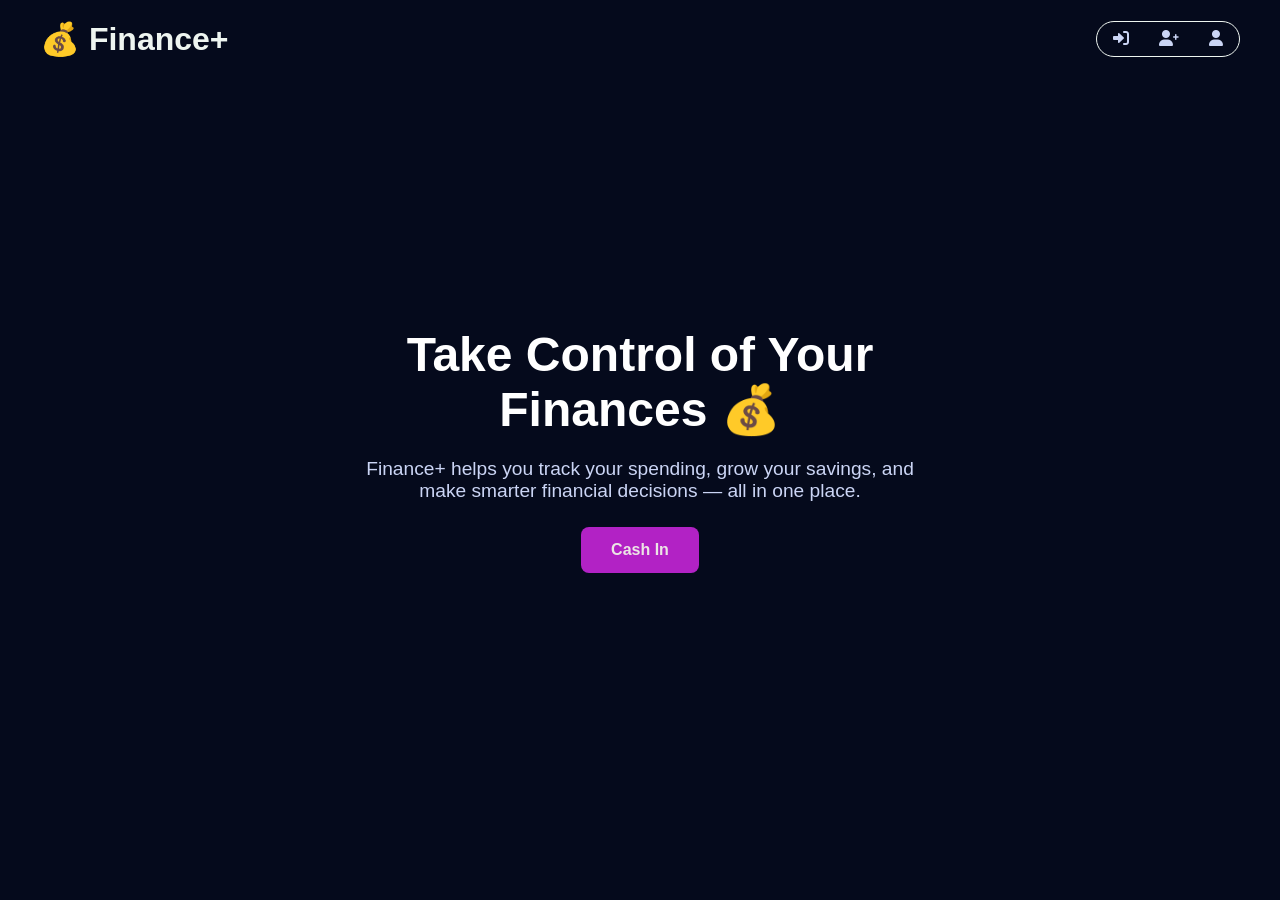
<file: index.html>
<!DOCTYPE html>
<html lang="en">
<head>
  <meta charset="UTF-8">
  <meta name="viewport" content="width=device-width, initial-scale=1.0">
  <title>Welcome - Finance+</title>
<link rel="stylesheet" href="index.css">
 <link
      rel="stylesheet"
      href="https://cdnjs.cloudflare.com/ajax/libs/font-awesome/6.5.0/css/all.min.css"
    />
 

</head>

<body>

<!-- NAVBAR -->
<nav class="navbar">
  <h2 class="logo">💰 Finance+</h2>
  <link rel="stylesheet" href="https://cdnjs.cloudflare.com/ajax/libs/font-awesome/6.0.0-beta3/css/all.min.css">
  <ul>
     <li><a href="login.html"><i class="fa-solid fa-right-to-bracket"></i></a></li>
     <li><a href="sign.html"><i class="fa-solid fa-user-plus"></i> </a></li>
     <li><a href="profile.html"><i class="fa-solid fa-user"></i></a></li>
  </ul>
</nav>

<!-- WELCOME SECTION -->
<section class="welcome">

  <div class="overlay"></div>

  <div class="welcome-content">
    <h1>Take Control of Your Finances 💰</h1>

    <p>
      Finance+ helps you track your spending, grow your savings,
      and make smarter financial decisions — all in one place.
    </p>

    <a href="home.html" class="btn">Cash In</a>
  </div>

</section>

</body>
</html>
</file>
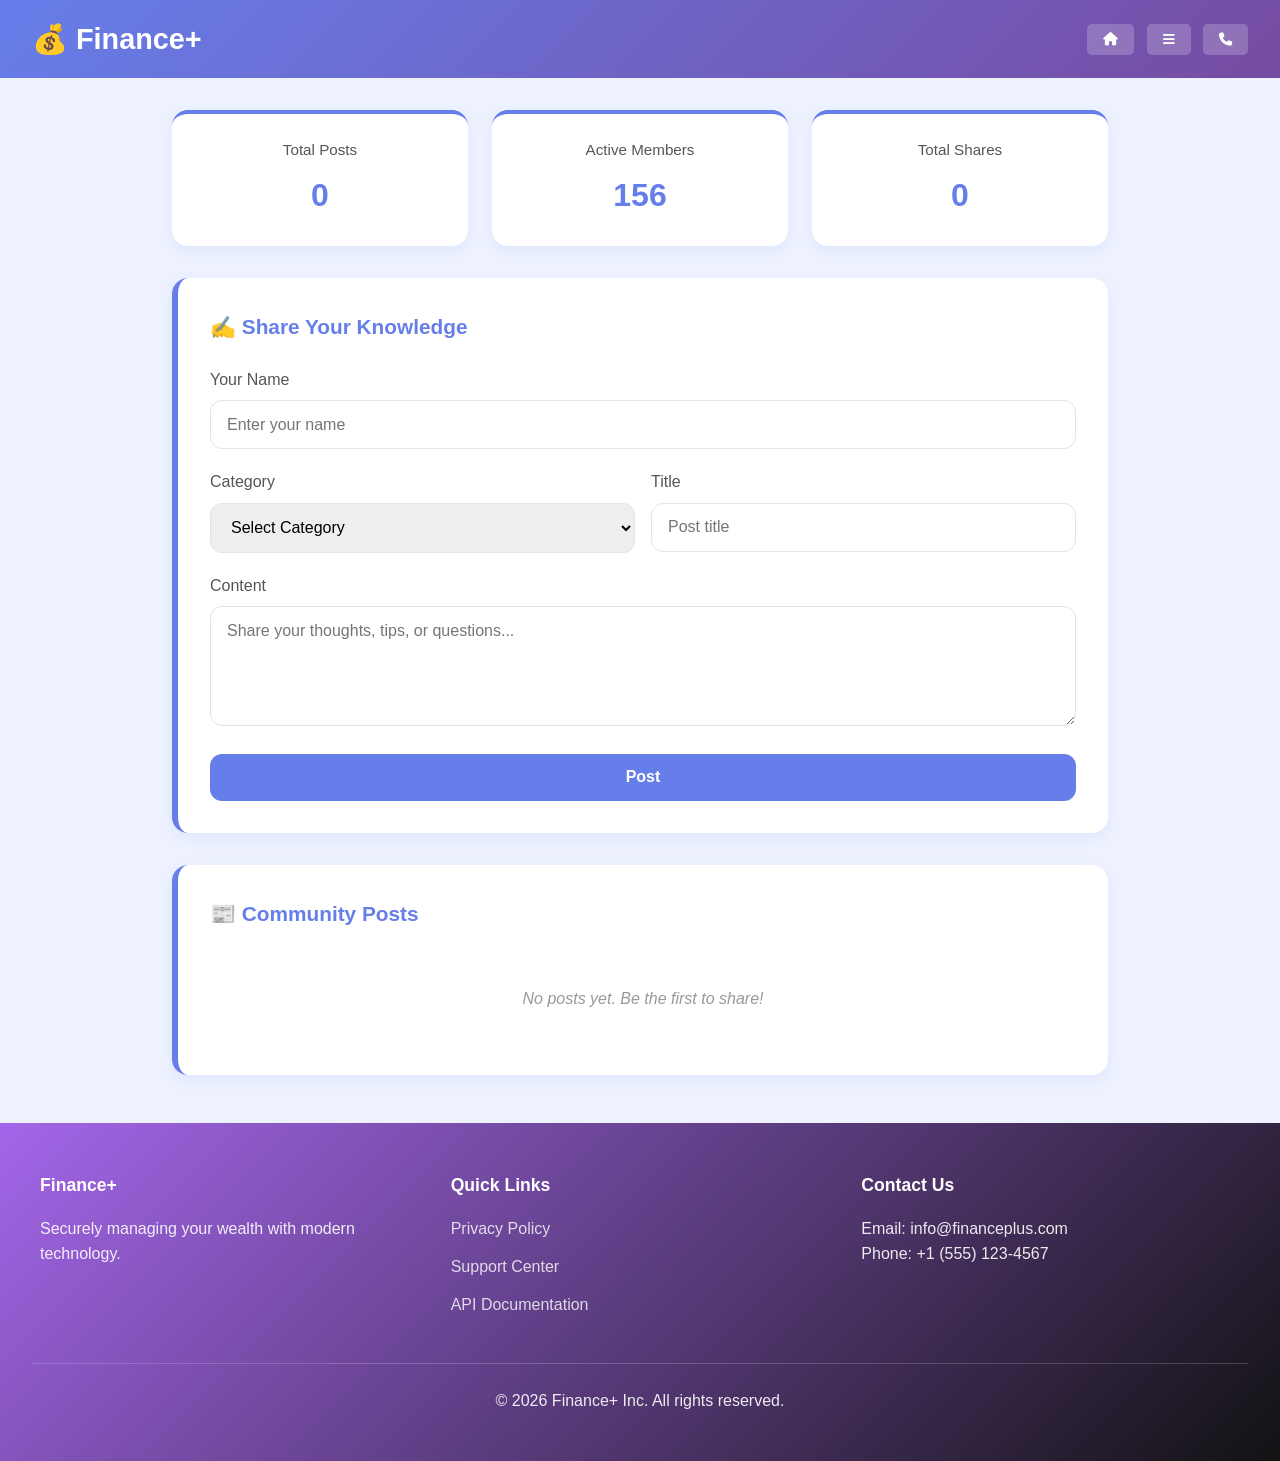
<file: community.html>
<!DOCTYPE html>
<html lang="en">
<head>
    <meta charset="UTF-8">
    <meta name="viewport" content="width=device-width, initial-scale=1.0">
    <title>Community & Sharing</title>
    <link
        rel="stylesheet"
        href="https://cdnjs.cloudflare.com/ajax/libs/font-awesome/6.5.0/css/all.min.css"
    />
    <link rel="stylesheet" href="community.css">
</head>
<body>
    <header>
        <h1>💰 Finance+</h1>
        <nav>
            <button><a href="home.html"><i class="fas fa-home"></i></a></button>
            <button><a href="feature.html"><i class="fas fa-bars"></i></a></button>
            <button><a href="contact.html"><i class="fas fa-phone"></i></a></button>
        </nav>
    </header>

    <div class="container">
        <div class="stats">
            <div class="stat-box">
                <div class="stat-label">Total Posts</div>
                <div class="stat-value" id="totalPosts">0</div>
            </div>
            <div class="stat-box">
                <div class="stat-label">Active Members</div>
                <div class="stat-value">156</div>
            </div>
            <div class="stat-box">
                <div class="stat-label">Total Shares</div>
                <div class="stat-value" id="totalShares">0</div>
            </div>
        </div>

        <div id="message" class="message"></div>

        <!-- Create Post Section -->
        <div class="portfolio-card" id="createPost">
            <h3>✍️ Share Your Knowledge</h3>
            <form id="postForm">
                <div class="form-group">
                    <label for="authorName">Your Name</label>
                    <input type="text" id="authorName" placeholder="Enter your name" required>
                </div>

                <div class="form-row">
                    <div class="form-group">
                        <label for="category">Category</label>
                        <select id="category" required>
                            <option value="">Select Category</option>
                            <option value="Tips">💡 Tips & Tricks</option>
                            <option value="Question">❓ Question</option>
                            <option value="Achievement">🎯 Achievement</option>
                            <option value="Resource">📚 Resource</option>
                        </select>
                    </div>

                    <div class="form-group">
                        <label for="title">Title</label>
                        <input type="text" id="title" placeholder="Post title" required>
                    </div>
                </div>

                <div class="form-group">
                    <label for="content">Content</label>
                    <textarea id="content" placeholder="Share your thoughts, tips, or questions..." required></textarea>
                </div>

                <button type="submit" class="btn">Post</button>
            </form>
        </div>

        <!-- Posts Feed Section -->
        <div class="portfolio-card" id="posts">
            <h3>📰 Community Posts</h3>
            <div id="postsFeed"></div>
            <div id="emptyState" class="empty-state">
                No posts yet. Be the first to share!
            </div>
        </div>
    </div>

    <footer class="site-footer">        
        <div class="footer-container">
            <div class="footer-column brand-info">
                <h2 class="footer-logo">Finance+</h2>
                <p>Securely managing your wealth with modern technology.</p>
            </div>

            <div class="footer-column links">
                <h3>Quick Links</h3>
                <ul>
                    <li><a href="#">Privacy Policy</a></li>
                    <li><a href="#">Support Center</a></li>
                    <li><a href="#">API Documentation</a></li>
                </ul>
            </div>

            <div class="footer-column contact">
                <h3>Contact Us</h3>
                <p>Email: info@financeplus.com</p>
                <p>Phone: +1 (555) 123-4567</p>
            </div>
        </div>

        <div class="footer-bottom">
            <p>&copy; 2026 Finance+ Inc. All rights reserved.</p>
        </div>
    </footer>

    <script src="community.js"></script>
</body>
</html>
</file>
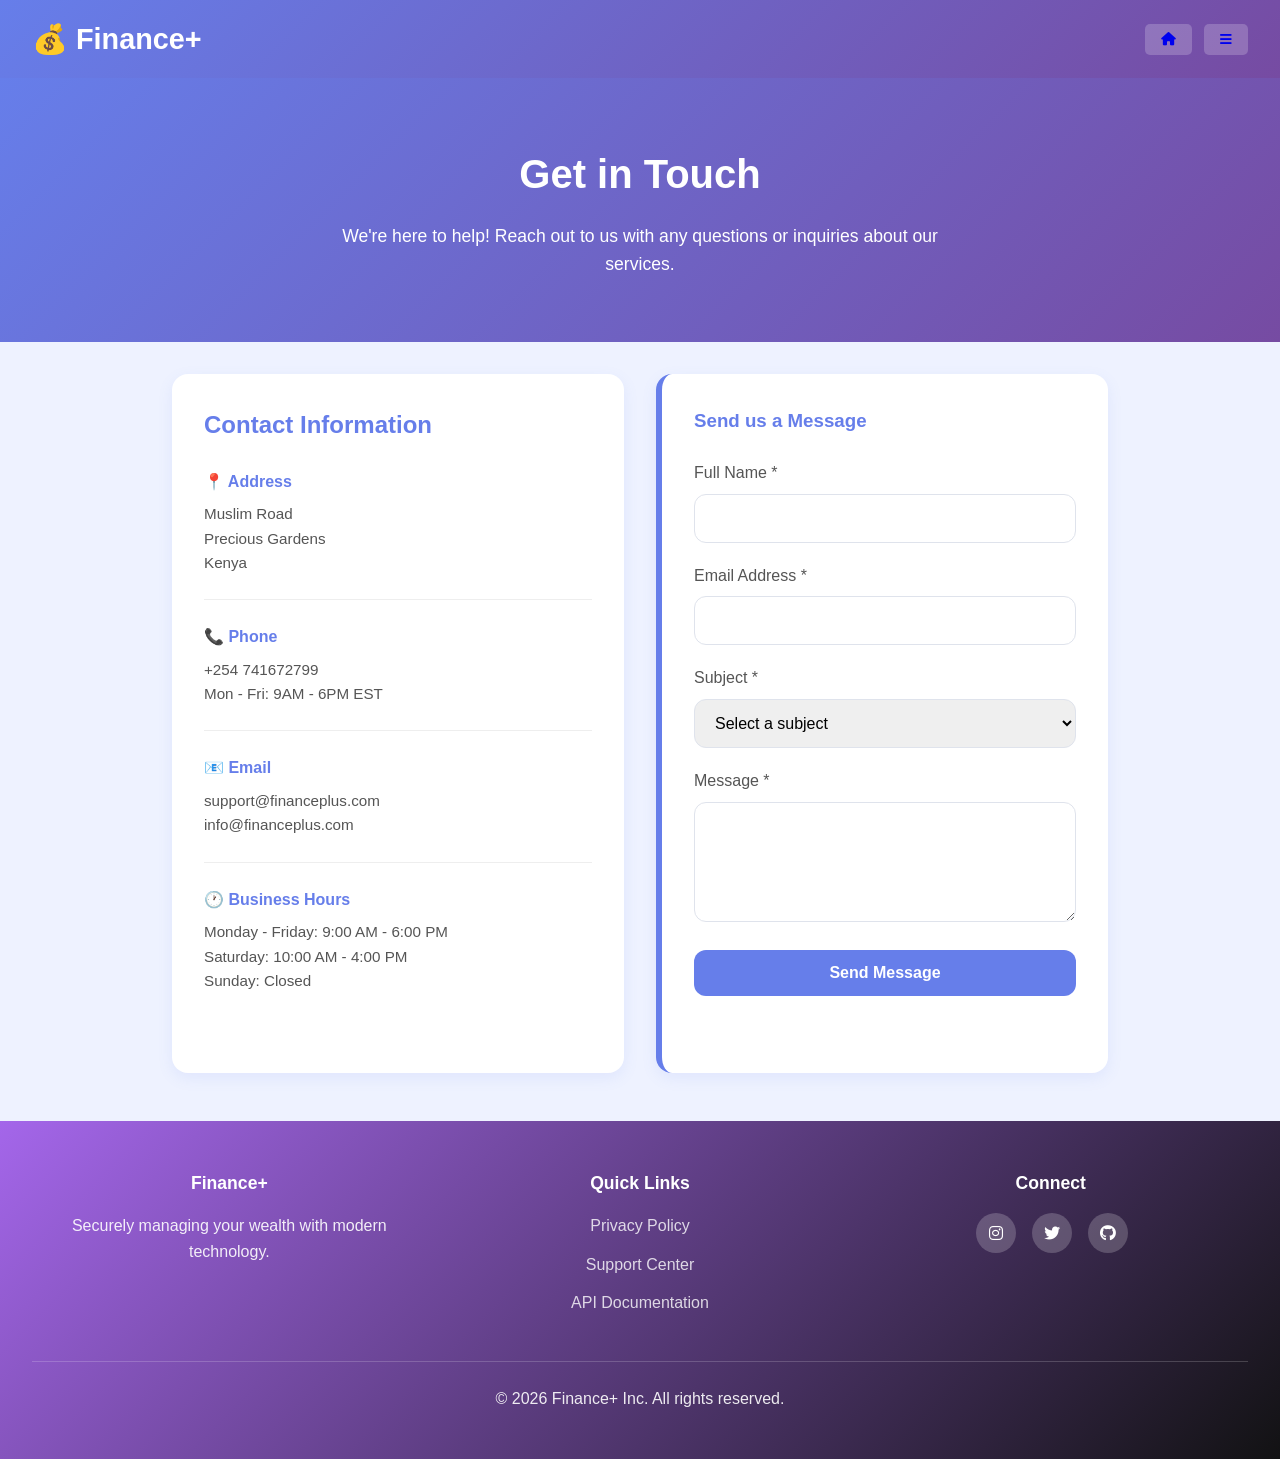
<file: contact.html>
<!DOCTYPE html>
<html lang="en">
<head>
    <meta charset="UTF-8">
    <meta name="viewport" content="width=device-width, initial-scale=1.0">
    <title>Contact Us - Finance+</title>
    <link rel="stylesheet" href="contact.css">
        <link
        rel="stylesheet"
        href="https://cdnjs.cloudflare.com/ajax/libs/font-awesome/6.5.0/css/all.min.css"
        />
</head>
<body>
  <header>
        <h1>💰 Finance+</h1>
        <nav>
            <button><a href="home.html"><i class="fas fa-home"></i></a></button>
            <button><a href="feature.html"><i class="fas fa-bars"></i></a></button>
        </nav>
    </header>

    <section class="hero">
        <h2>Get in Touch</h2>
        <p>We're here to help! Reach out to us with any questions or inquiries about our services.</p>
    </section>

    <div class="container">
        <div id="messageBox" class="message"></div>

        <div class="contact-content">
            <div class="contact-info">
                <h3>Contact Information</h3>
                
                <div class="info-item">
                    <h4>📍 Address</h4>
                    <p>Muslim Road<br>Precious Gardens<br>Kenya</p>
                </div>

                <div class="info-item">
                    <h4>📞 Phone</h4>
                    <p>+254 741672799<br>Mon - Fri: 9AM - 6PM EST</p>
                </div>

                <div class="info-item">
                    <h4>📧 Email</h4>
                    <p>support@financeplus.com<br>info@financeplus.com</p>
                </div>

                <div class="info-item">
                    <h4>🕐 Business Hours</h4>
                    <p>Monday - Friday: 9:00 AM - 6:00 PM<br>Saturday: 10:00 AM - 4:00 PM<br>Sunday: Closed</p>
                </div>
            </div>

            <div class="form-card">
                <h3>Send us a Message</h3>
                <form id="contactForm" onsubmit="handleSubmit(event)">
                    <div class="form-group">
                        <label for="name">Full Name *</label>
                        <input type="text" id="name" name="name" required>
                    </div>

                    <div class="form-group">
                        <label for="email">Email Address *</label>
                        <input type="email" id="email" name="email" required>
                    </div>

                    <div class="form-group">
                        <label for="subject">Subject *</label>
                        <select id="subject" name="subject" required>
                            <option value="">Select a subject</option>
                            <option value="general">General Inquiry</option>
                            <option value="support">Customer Support</option>
                            <option value="billing">Billing Question</option>
                            <option value="partnership">Partnership Opportunity</option>
                            <option value="feedback">Feedback</option>
                        </select>
                    </div>

                    <div class="form-group">
                        <label for="message">Message *</label>
                        <textarea id="message" name="message" required></textarea>
                    </div>

                    <button type="submit" class="btn">Send Message</button>
                </form>
            </div>
        </div>
    </div>

    <footer class="site-footer">
  <div class="footer-container">
    <div class="footer-column brand-info">
      <h2 class="footer-logo">Finance+</h2>
      <p>Securely managing your wealth with modern technology.</p>
    </div>

    <div class="footer-column links">
      <h3>Quick Links</h3>
      <ul>
        <li><a href="#">Privacy Policy</a></li>
        <li><a href="#">Support Center</a></li>
        <li><a href="#">API Documentation</a></li>
      </ul>
    </div>

    <div class="footer-column social">
      <h3>Connect</h3>
      <link rel="stylesheet" href="https://cdnjs.cloudflare.com/ajax/libs/font-awesome/6.0.0-beta3/css/all.min.css">
      <div class="social-icons">
        <a href="https://www.instagram.com/financeplus"><i class="fab fa-instagram"></i></a>
        <a href="https://twitter.com/financeplus"><i class="fab fa-twitter"></i></a>
        <a href="https://www.github.com/financeplus"><i class="fab fa-github"></i></a>
      </div>
    </div>
  </div>

  <div class="footer-bottom">
    <p>&copy; 2026 Finance+ Inc. All rights reserved.</p>
  </div>
</footer>

    <script src="contact.js"></script> 
</body>
</html>
</file>
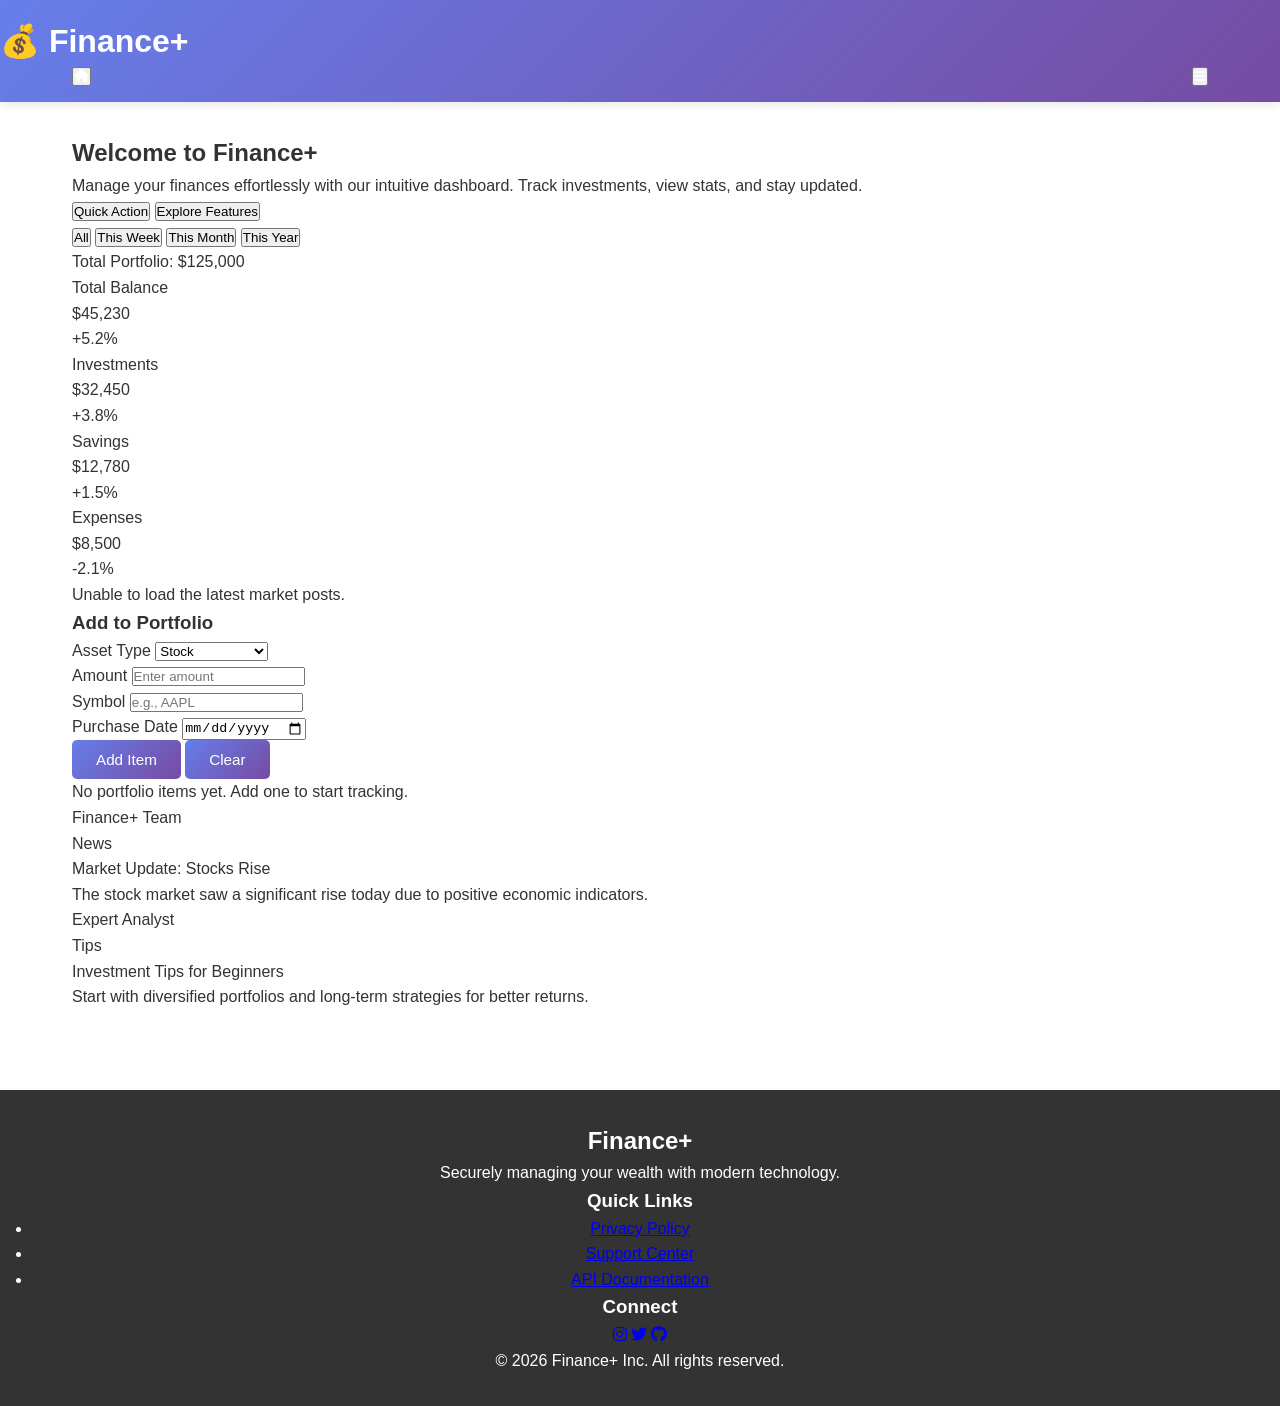
<file: dashboard.html>
<!DOCTYPE html>
<html lang="en">
<head>
    <meta charset="UTF-8">
    <meta name="viewport" content="width=device-width, initial-scale=1.0">
    <title>Finance+ Dashboard</title>
    <link
      rel="stylesheet"
      href="https://cdnjs.cloudflare.com/ajax/libs/font-awesome/6.5.0/css/all.min.css"
    />
    <link rel="stylesheet" href="dashboard.css">
</head>
<body>
    <header>
        <h1>💰 Finance+</h1>    
        <nav>
            <button><a href="home.html"><i class="fas fa-home"></i></a></button>
               <button><a href="feature.html"><i class="fas fa-bars"></i></a></button>
        </nav>
    </header>
    <div class="container">
        <div class="hero-card">
            <div>
                <h2>Welcome to Finance+</h2>
                <p>Manage your finances effortlessly with our intuitive dashboard. Track investments, view stats, and stay updated.</p>
            </div>
            <div class="hero-actions">
                <button onclick="showMessage('success', 'Quick action performed!')">Quick Action</button>
                <button onclick="showMessage('error', 'Feature not available yet.')">Explore Features</button>
            </div>
        </div>
        <div class="stats-overview">
            <div class="filters">
                <button class="active" onclick="filterStats('all')">All</button>
                <button onclick="filterStats('week')">This Week</button>
                <button onclick="filterStats('month')">This Month</button>
                <button onclick="filterStats('year')">This Year</button>
            </div>
            <div class="summary">
                <p>Total Portfolio: $125,000</p>
            </div>
        </div>
        <div class="stats">
            <div class="stat-box">
                <div class="stat-label">Total Balance</div>
                <div class="stat-value">$45,230</div>
                <div class="stat-change">+5.2%</div>
            </div>
            <div class="stat-box">
                <div class="stat-label">Investments</div>
                <div class="stat-value">$32,450</div>
                <div class="stat-change">+3.8%</div>
            </div>
            <div class="stat-box">
                <div class="stat-label">Savings</div>
                <div class="stat-value">$12,780</div>
                <div class="stat-change">+1.5%</div>
            </div>
            <div class="stat-box">
                <div class="stat-label">Expenses</div>
                <div class="stat-value">$8,500</div>
                <div class="stat-change">-2.1%</div>
            </div>
        </div>
        <div class="message" id="message"></div>
        <div class="portfolio-card">
            <h3>Add to Portfolio</h3>
            <form id="portfolioForm">
                <div class="form-row">
                    <div class="form-group">
                        <label for="asset">Asset Type</label>
                        <select id="asset">
                            <option value="stock">Stock</option>
                            <option value="bond">Bond</option>
                            <option value="crypto">Cryptocurrency</option>
                        </select>
                    </div>
                    <div class="form-group">
                        <label for="amount">Amount</label>
                        <input type="number" id="amount" placeholder="Enter amount">
                    </div>
                </div>
                <div class="form-row">
                    <div class="form-group">
                        <label for="symbol">Symbol</label>
                        <input type="text" id="symbol" placeholder="e.g., AAPL">
                    </div>
                    <div class="form-group">
                        <label for="date">Purchase Date</label>
                        <input type="date" id="date">
                    </div>
                </div>
                <div class="action-group">
                    <button type="button" class="btn" onclick="addPortfolioItem()">Add Item</button>
                    <button type="button" class="btn" onclick="clearForm()">Clear</button>
                </div>
            </form>
        </div>
        <div id="posts">
            <div class="post-item">
                <div class="post-header">
                    <div class="post-author">Finance+ Team</div>
                    <div class="post-category">News</div>
                </div>
                <div class="post-title">Market Update: Stocks Rise</div>
                <div class="post-content">The stock market saw a significant rise today due to positive economic indicators.</div>
            </div>
            <div class="post-item">
                <div class="post-header">
                    <div class="post-author">Expert Analyst</div>
                    <div class="post-category">Tips</div>
                </div>
                <div class="post-title">Investment Tips for Beginners</div>
                <div class="post-content">Start with diversified portfolios and long-term strategies for better returns.</div>
            </div>
        </div>
    </div>
    
        
    <footer class="site-footer">
  <div class="footer-container">
    <div class="footer-column brand-info">
      <h2 class="footer-logo">Finance+</h2>
      <p>Securely managing your wealth with modern technology.</p>
    </div>

    <div class="footer-column links">
      <h3>Quick Links</h3>
      <ul>
        <li><a href="#">Privacy Policy</a></li>
        <li><a href="#">Support Center</a></li>
        <li><a href="#">API Documentation</a></li>
      </ul>
    </div>

    <div class="footer-column social">
      <h3>Connect</h3>
      <link rel="stylesheet" href="https://cdnjs.cloudflare.com/ajax/libs/font-awesome/6.0.0-beta3/css/all.min.css">
      <div class="social-icons">
        <a href="https://www.instagram.com/financeplus"><i class="fab fa-instagram"></i></a>
        <a href="https://twitter.com/financeplus"><i class="fab fa-twitter"></i></a>
        <a href="https://www.github.com/financeplus"><i class="fab fa-github"></i></a>
      </div>
    </div>
  </div>

  <div class="footer-bottom">
    <p>&copy; 2026 Finance+ Inc. All rights reserved.</p>
  </div>
</footer>

    <script src="dashboard.js"></script>
        
</body>
</html>
</file>
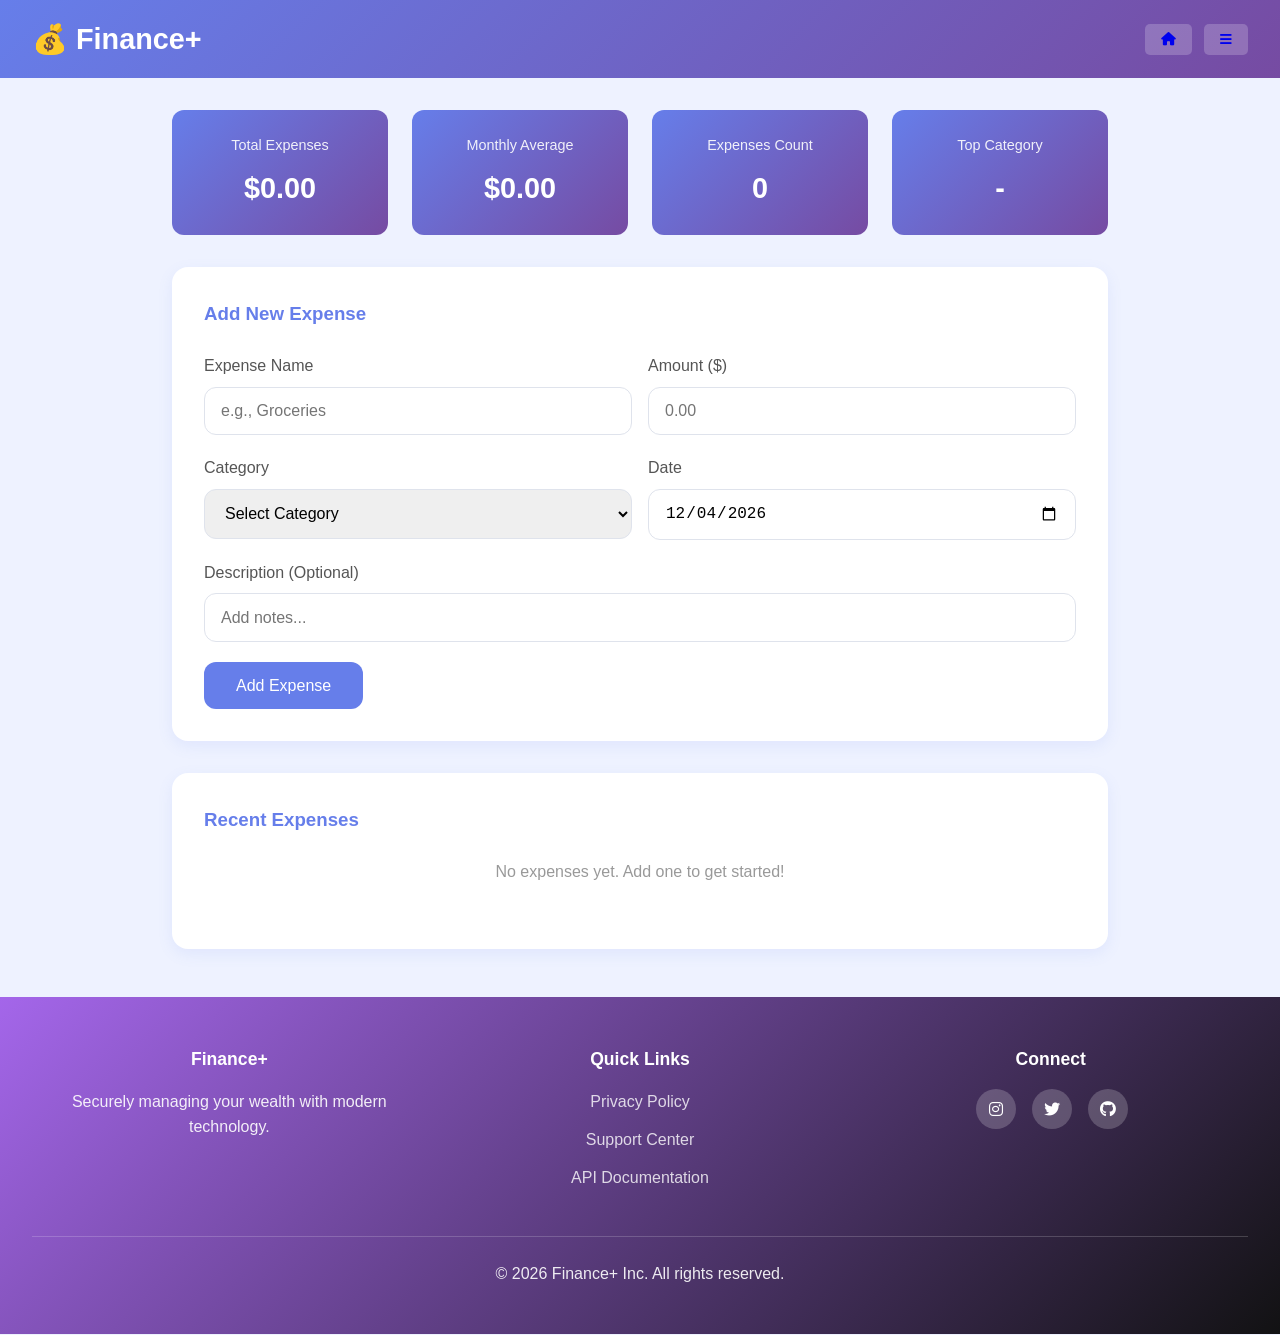
<file: expense.html>
<!DOCTYPE html>
<html lang="en">
<head>
    <meta charset="UTF-8">
    <meta name="viewport" content="width=device-width, initial-scale=1.0">
    <title>Finance+ - Expense Tracker</title>
    <link
      rel="stylesheet"
      href="https://cdnjs.cloudflare.com/ajax/libs/font-awesome/6.5.0/css/all.min.css"
    />
    <link rel="stylesheet" href="expense.css">
</head>
<body>
    <header>
        <h1>💰 Finance+</h1>
        <nav>
            <button><a href="home.html"><i class="fas fa-home"></i></a></button>
            <button><a href="feature.html"><i class="fas fa-bars"></i></a></button>
        </nav>
    </header>

    <div class="container">
        <div id="messageBox" class="message"></div>

        <div class="stats">
            <div class="stat-box">
                <div class="stat-label">Total Expenses</div>
                <div class="stat-value" id="totalExpenses">$0.00</div>
            </div>
            <div class="stat-box">
                <div class="stat-label">Monthly Average</div>
                <div class="stat-value" id="monthlyAverage">$0.00</div>
            </div>
            <div class="stat-box">
                <div class="stat-label">Expenses Count</div>
                <div class="stat-value" id="expenseCount">0</div>
            </div>
            <div class="stat-box">
                <div class="stat-label">Top Category</div>
                <div class="stat-value" id="topCategory">-</div>
            </div>
        </div>

        <div class="portfolio-card">
            <h3>Add New Expense</h3>
            <form id="expenseForm">
                <div class="form-row">
                    <div class="form-group">
                        <label for="expenseName">Expense Name</label>
                        <input type="text" id="expenseName" placeholder="e.g., Groceries" required>
                    </div>
                    <div class="form-group">
                        <label for="expenseAmount">Amount ($)</label>
                        <input type="number" id="expenseAmount" placeholder="0.00" step="0.01" required>
                    </div>
                </div>
                <div class="form-row">
                    <div class="form-group">
                        <label for="expenseCategory">Category</label>
                        <select id="expenseCategory" required>
                            <option value="">Select Category</option>
                            <option value="Food">Food</option>
                            <option value="Transportation">Transportation</option>
                            <option value="Entertainment">Entertainment</option>
                            <option value="Utilities">Utilities</option>
                            <option value="Healthcare">Healthcare</option>
                            <option value="Shopping">Shopping</option>
                            <option value="Other">Other</option>
                        </select>
                    </div>
                    <div class="form-group">
                        <label for="expenseDate">Date</label>
                        <input type="date" id="expenseDate" required>
                    </div>
                </div>
                <div class="form-group">
                    <label for="expenseDescription">Description (Optional)</label>
                    <input type="text" id="expenseDescription" placeholder="Add notes...">
                </div>
                <button type="submit" class="btn">Add Expense</button>
            </form>
        </div>

        <div class="portfolio-card">
            <h3>Recent Expenses</h3>
            <div id="expensesList" class="portfolio-grid">
                <p style="grid-column: 1/-1; text-align: center; color: #999;">No expenses yet. Add one to get started!</p>
            </div>
        </div>
    </div>

    <footer class="site-footer">
  <div class="footer-container">
    <div class="footer-column brand-info">
      <h2 class="footer-logo">Finance+</h2>
      <p>Securely managing your wealth with modern technology.</p>
    </div>

    <div class="footer-column links">
      <h3>Quick Links</h3>
      <ul>
        <li><a href="#">Privacy Policy</a></li>
        <li><a href="#">Support Center</a></li>
        <li><a href="#">API Documentation</a></li>
      </ul>
    </div>

    <div class="footer-column social">
      <h3>Connect</h3>
      <link rel="stylesheet" href="https://cdnjs.cloudflare.com/ajax/libs/font-awesome/6.0.0-beta3/css/all.min.css">
      <div class="social-icons">
        <a href="https://www.instagram.com/financeplus"><i class="fab fa-instagram"></i></a>
        <a href="https://twitter.com/financeplus"><i class="fab fa-twitter"></i></a>
        <a href="https://www.github.com/financeplus"><i class="fab fa-github"></i></a>
      </div>
    </div>
  </div>

  <div class="footer-bottom">
    <p>&copy; 2026 Finance+ Inc. All rights reserved.</p>
  </div>
</footer>

    <script src="expense.js"></script>
</body>
</html>
</file>
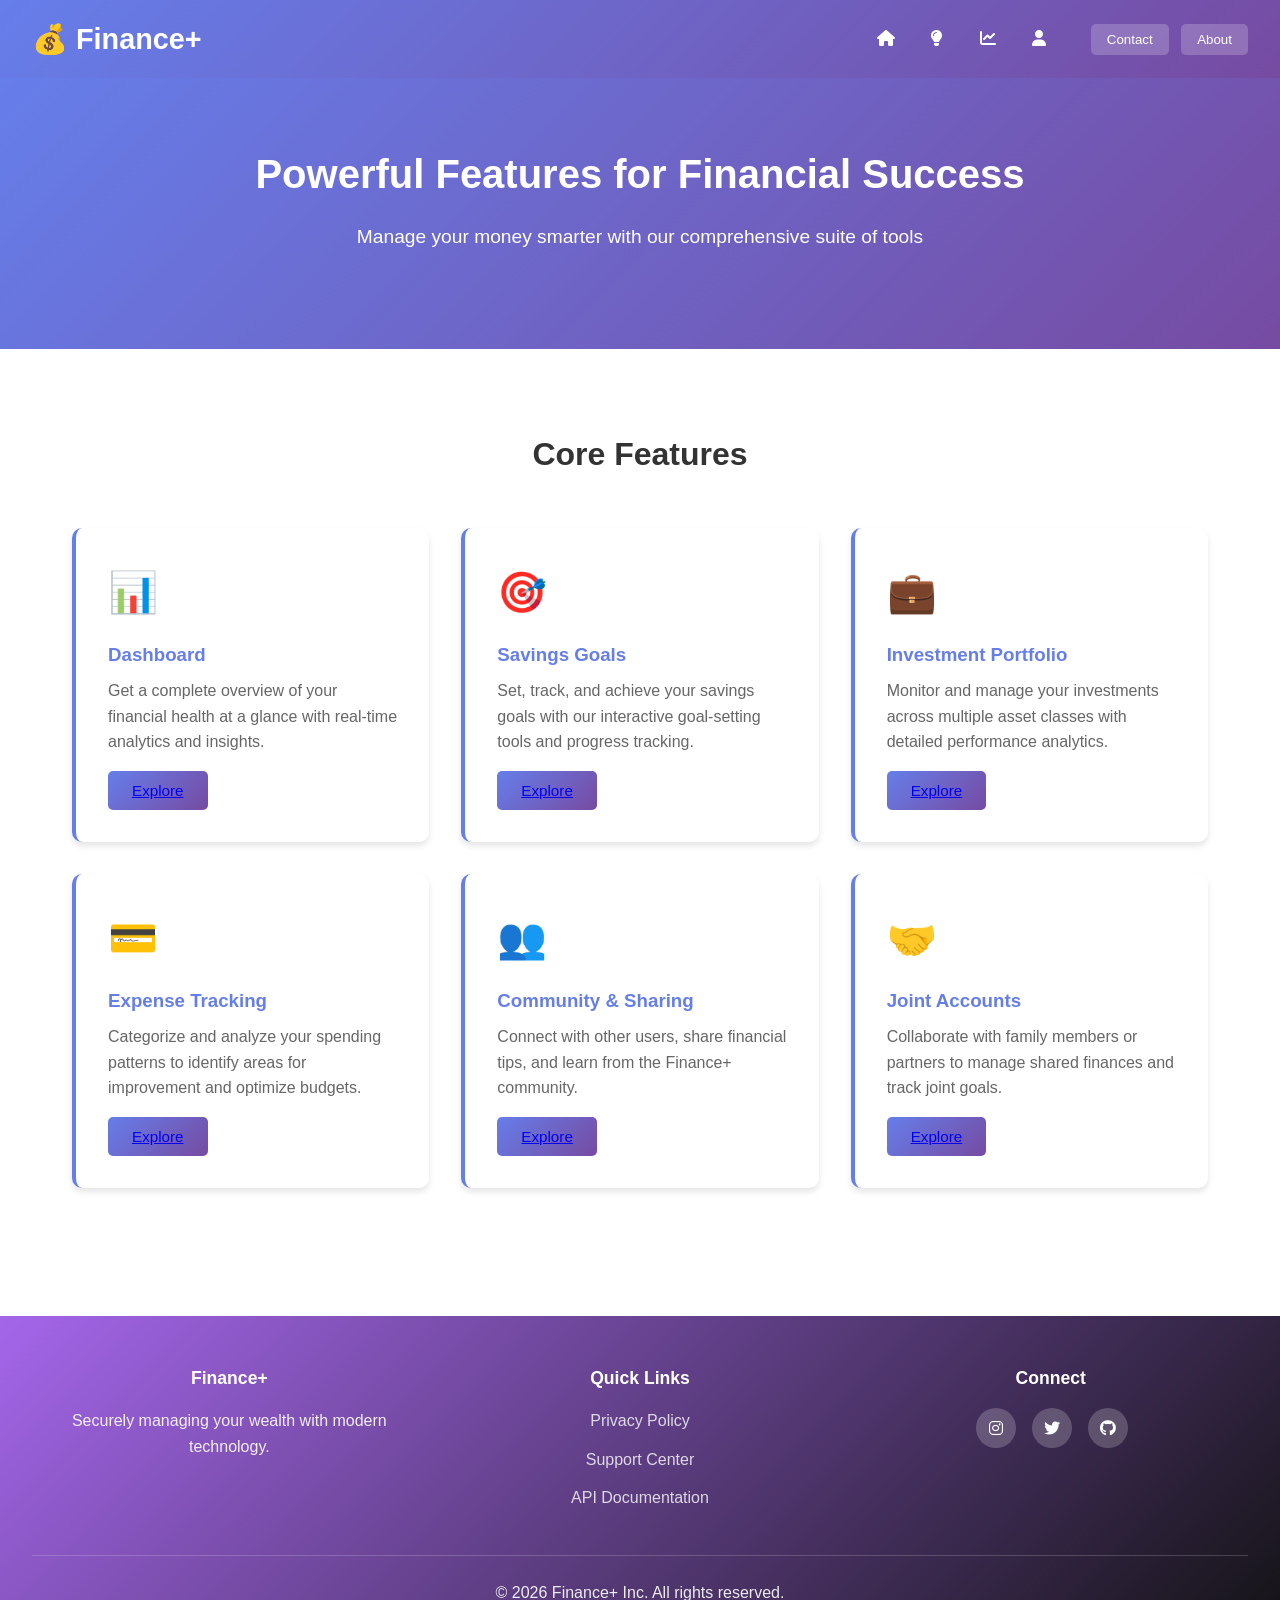
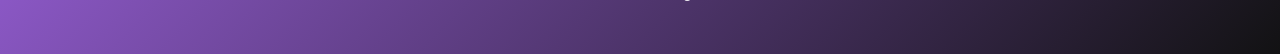
<file: feature.html>
<!DOCTYPE html>
<html lang="en">
<head>
    <meta charset="UTF-8">
    <meta name="viewport" content="width=device-width, initial-scale=1.0">
    <title>Finance+ | Features</title>
     <link
      rel="stylesheet"
      href="https://cdnjs.cloudflare.com/ajax/libs/font-awesome/6.5.0/css/all.min.css"
    />
    <link rel="stylesheet" href="feature.css">
</head>
<body>
    <header>
        <h1> 💰 Finance+</h1>
        <nav>
            <a href="Home.html" style="color: white; text-decoration: none; margin-right: 2rem; font-weight: 500;"><i class="fa-solid fa-house"></i></a>
                        <a href="feature.html" style="color: white; text-decoration: none; margin-right: 2rem; font-weight: 500;"><i class="fa-solid fa-lightbulb"></i> </a>
                        <a href="stats.html" style="color: white; text-decoration: none; margin-right: 2rem; font-weight: 500;"><i class="fa-solid fa-chart-line"></i> </a>
                         <a href="login.html" style="color: white; text-decoration: none; margin-right: 2rem; font-weight: 500;"><i class="fa-solid fa-user"></i> </a>
            <button onclick="window.location.href='contact.html'">Contact</button>
            <button onclick="alert('Learn more about Finance+ in the stats section')">About</button>
        </nav>
    </header>

    <section class="hero">
        <h1>Powerful Features for Financial Success</h1>
        <p>Manage your money smarter with our comprehensive suite of tools</p>
    </section>

    <div class="container">
        <section class="features-section">
            <h2 class="section-title">Core Features</h2>
            <div class="features-grid">
                <div class="feature-card">
                    <div class="feature-icon">📊</div>
                    <h3>Dashboard</h3>
                    <p>Get a complete overview of your financial health at a glance with real-time analytics and insights.</p>
                    <button class="btn"><a href="dashboard.html">Explore</a></button>
                </div>

                <div class="feature-card">
                    <div class="feature-icon">🎯</div>
                    <h3>Savings Goals</h3>
                    <p>Set, track, and achieve your savings goals with our interactive goal-setting tools and progress tracking.</p>
                    <button class="btn"><a href="savings-goals.html">Explore</a></button>
                </div>

                <div class="feature-card">
                    <div class="feature-icon">💼</div>
                    <h3>Investment Portfolio</h3>
                    <p>Monitor and manage your investments across multiple asset classes with detailed performance analytics.</p>
                    <button class="btn"><a href="investment.html">Explore</a></button>
                </div>

                <div class="feature-card">
                    <div class="feature-icon">💳</div>
                    <h3>Expense Tracking</h3>
                    <p>Categorize and analyze your spending patterns to identify areas for improvement and optimize budgets.</p>
                    <button class="btn"><a href="expense.html">Explore</a></button>
                </div>

                <div class="feature-card">
                    <div class="feature-icon">👥</div>
                    <h3>Community & Sharing</h3>
                    <p>Connect with other users, share financial tips, and learn from the Finance+ community.</p>
                    <button class="btn"><a href="community.html">Explore</a></button>
                </div>

                <div class="feature-card">
                    <div class="feature-icon">🤝</div>
                    <h3>Joint Accounts</h3>
                    <p>Collaborate with family members or partners to manage shared finances and track joint goals.</p>
                    <button class="btn"><a href="joint.html">Explore</a></button>
                </div>
            </div>
        </section>
    </div>

     <footer class="site-footer">
  <div class="footer-container">
    <div class="footer-column brand-info">
      <h2 class="footer-logo">Finance+</h2>
      <p>Securely managing your wealth with modern technology.</p>
    </div>

    <div class="footer-column links">
      <h3>Quick Links</h3>
      <ul>
        <li><a href="#">Privacy Policy</a></li>
        <li><a href="#">Support Center</a></li>
        <li><a href="#">API Documentation</a></li>
      </ul>
    </div>

    <div class="footer-column social">
      <h3>Connect</h3>
      <link rel="stylesheet" href="https://cdnjs.cloudflare.com/ajax/libs/font-awesome/6.0.0-beta3/css/all.min.css">
      <div class="social-icons">
        <a href="https://www.instagram.com/financeplus"><i class="fab fa-instagram"></i></a>
        <a href="https://twitter.com/financeplus"><i class="fab fa-twitter"></i></a>
        <a href="https://www.github.com/financeplus"><i class="fab fa-github"></i></a>
      </div>
    </div>
  </div>

  <div class="footer-bottom">
    <p>&copy; 2026 Finance+ Inc. All rights reserved.</p>
  </div>
</footer>

</body>
</html>
</file>
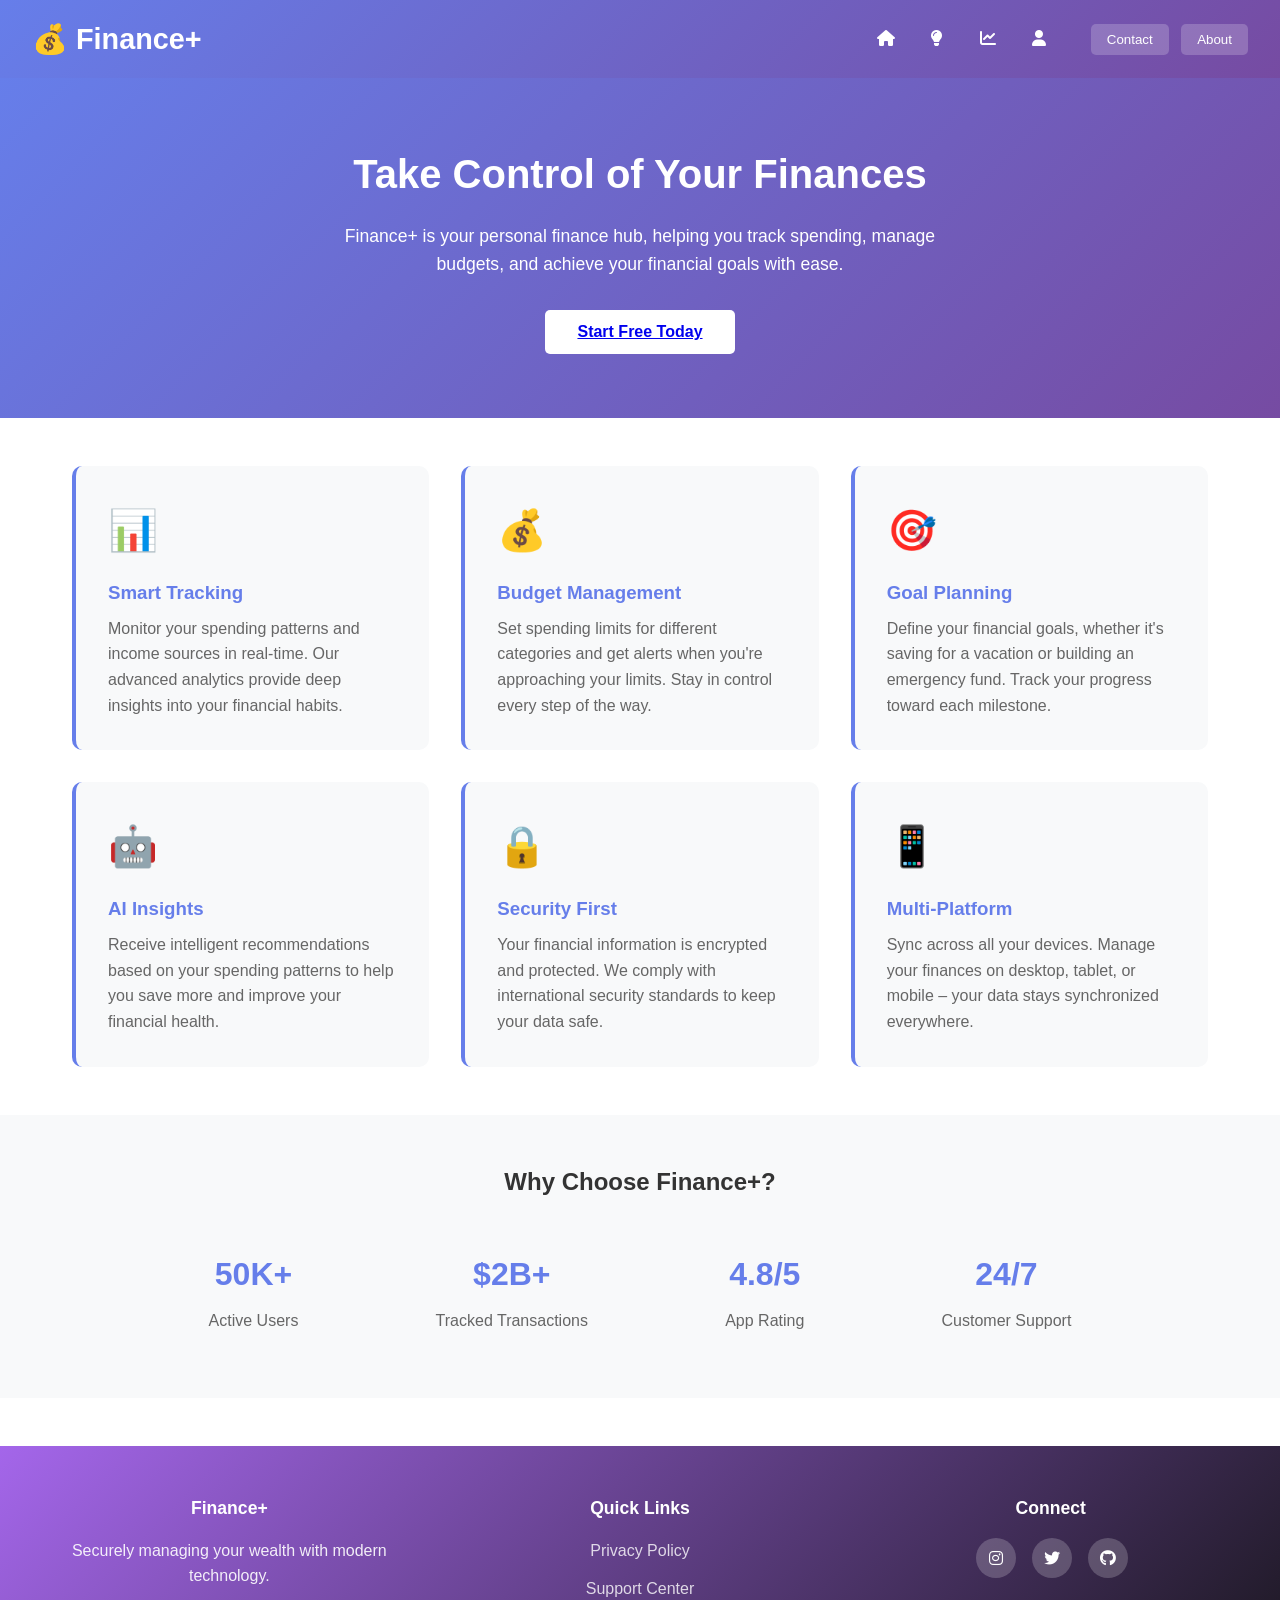
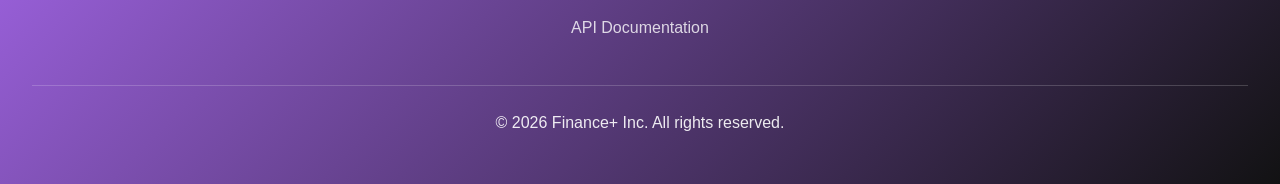
<file: home.html>
<!DOCTYPE html>
<html lang="en">
<head>
    <meta charset="UTF-8">
    <meta name="viewport" content="width=device-width, initial-scale=1.0">
    <title>Finance+ - Your Personal Finance Hub</title>
     <link
      rel="stylesheet"
      href="https://cdnjs.cloudflare.com/ajax/libs/font-awesome/6.5.0/css/all.min.css"
    />
    <link rel="stylesheet" href="home.css">
</head>
<body>
    <header>
        <h1> 💰 Finance+</h1>
        <nav>
            <nav>
            <a href="Home.html" style="color: white; text-decoration: none; margin-right: 2rem; font-weight: 500;"><i class="fa-solid fa-house"></i></a>
                        <a href="feature.html" style="color: white; text-decoration: none; margin-right: 2rem; font-weight: 500;"><i class="fa-solid fa-lightbulb"></i> </a>
                        <a href="stats.html" style="color: white; text-decoration: none; margin-right: 2rem; font-weight: 500;"><i class="fa-solid fa-chart-line"></i> </a>
                         <a href="profile.html" style="color: white; text-decoration: none; margin-right: 2rem; font-weight: 500;"><i class="fa-solid fa-user"></i> </a>
            <button onclick="window.location.href='contact.html'">Contact</button>
            <button onclick="alert('Learn more about Finance+ in the stats section')">About</button>
        </nav>
        </nav>
    </header>

    <section class="hero">
        <h2>Take Control of Your Finances</h2>
        <p>Finance+ is your personal finance hub, helping you track spending, manage budgets, and achieve your financial goals with ease.</p>
        <button class="cta-button" onclick="openModal()"><a href="sign.html">Start Free Today</a></button>
    </section>

    <section class="features">
        <div class="feature-card" onclick="alert('Track every transaction in real-time with our intuitive dashboard')">
            <div class="feature-icon">📊</div>
            <h3>Smart Tracking</h3>
            <p>Monitor your spending patterns and income sources in real-time. Our advanced analytics provide deep insights into your financial habits.</p>
        </div>

        <div class="feature-card" onclick="alert('Create and manage budgets effortlessly')">
            <div class="feature-icon">💰</div>
            <h3>Budget Management</h3>
            <p>Set spending limits for different categories and get alerts when you're approaching your limits. Stay in control every step of the way.</p>
        </div>

        <div class="feature-card" onclick="alert('Reach your financial milestones')">
            <div class="feature-icon">🎯</div>
            <h3>Goal Planning</h3>
            <p>Define your financial goals, whether it's saving for a vacation or building an emergency fund. Track your progress toward each milestone.</p>
        </div>

        <div class="feature-card" onclick="alert('Get personalized financial recommendations')">
            <div class="feature-icon">🤖</div>
            <h3>AI Insights</h3>
            <p>Receive intelligent recommendations based on your spending patterns to help you save more and improve your financial health.</p>
        </div>

        <div class="feature-card" onclick="alert('Your data is secured with bank-level encryption')">
            <div class="feature-icon">🔒</div>
            <h3>Security First</h3>
            <p>Your financial information is encrypted and protected. We comply with international security standards to keep your data safe.</p>
        </div>

        <div class="feature-card" onclick="alert('Access Finance+ anywhere, anytime')">
            <div class="feature-icon">📱</div>
            <h3>Multi-Platform</h3>
            <p>Sync across all your devices. Manage your finances on desktop, tablet, or mobile – your data stays synchronized everywhere.</p>
        </div>
    </section>

    <section class="stats">
        <h2 style="margin-bottom: 2rem; color: #333;">Why Choose Finance+?</h2>
        <div class="stats-container">
            <div class="stat">
                <div class="stat-number">50K+</div>
                <div class="stat-label">Active Users</div>
            </div>
            <div class="stat">
                <div class="stat-number">$2B+</div>
                <div class="stat-label">Tracked Transactions</div>
            </div>
            <div class="stat">
                <div class="stat-number">4.8/5</div>
                <div class="stat-label">App Rating</div>
            </div>
            <div class="stat">
                <div class="stat-number">24/7</div>
                <div class="stat-label">Customer Support</div>
            </div>
        </div>
    </section>

    <div id="modal" class="modal">
        <div class="modal-content">
            <span class="modal-close" onclick="closeModal()">&times;</span>
            <h2 style="color: #667eea; margin-bottom: 1rem;">Join Finance+ Today</h2>
            <p style="margin-bottom: 1rem;">Sign up for free and start managing your finances better.</p>
            <input type="email" placeholder="Enter your email" style="width: 100%; padding: 0.8rem; margin-bottom: 1rem; border: 1px solid #ddd; border-radius: 5px;">
            <button class="cta-button" style="width: 100%; cursor: pointer;" onclick="alert('Welcome to Finance+!')">Create Account</button>
        </div>
    </div>

        <footer class="site-footer">
  <div class="footer-container">
    <div class="footer-column brand-info">
      <h2 class="footer-logo">Finance+</h2>
      <p>Securely managing your wealth with modern technology.</p>
    </div>

    <div class="footer-column links">
      <h3>Quick Links</h3>
      <ul>
        <li><a href="#">Privacy Policy</a></li>
        <li><a href="#">Support Center</a></li>
        <li><a href="#">API Documentation</a></li>
      </ul>
    </div>

    <div class="footer-column social">
      <h3>Connect</h3>
      <link rel="stylesheet" href="https://cdnjs.cloudflare.com/ajax/libs/font-awesome/6.0.0-beta3/css/all.min.css">
      <div class="social-icons">
        <a href="https://www.instagram.com/financeplus"><i class="fab fa-instagram"></i></a>
        <a href="https://twitter.com/financeplus"><i class="fab fa-twitter"></i></a>
        <a href="https://www.github.com/financeplus"><i class="fab fa-github"></i></a>
      </div>
    </div>
  </div>

  <div class="footer-bottom">
    <p>&copy; 2026 Finance+ Inc. All rights reserved.</p>
  </div>
</footer>

    <script src="home.js">
        
    </script>
</body>
</html>
</file>
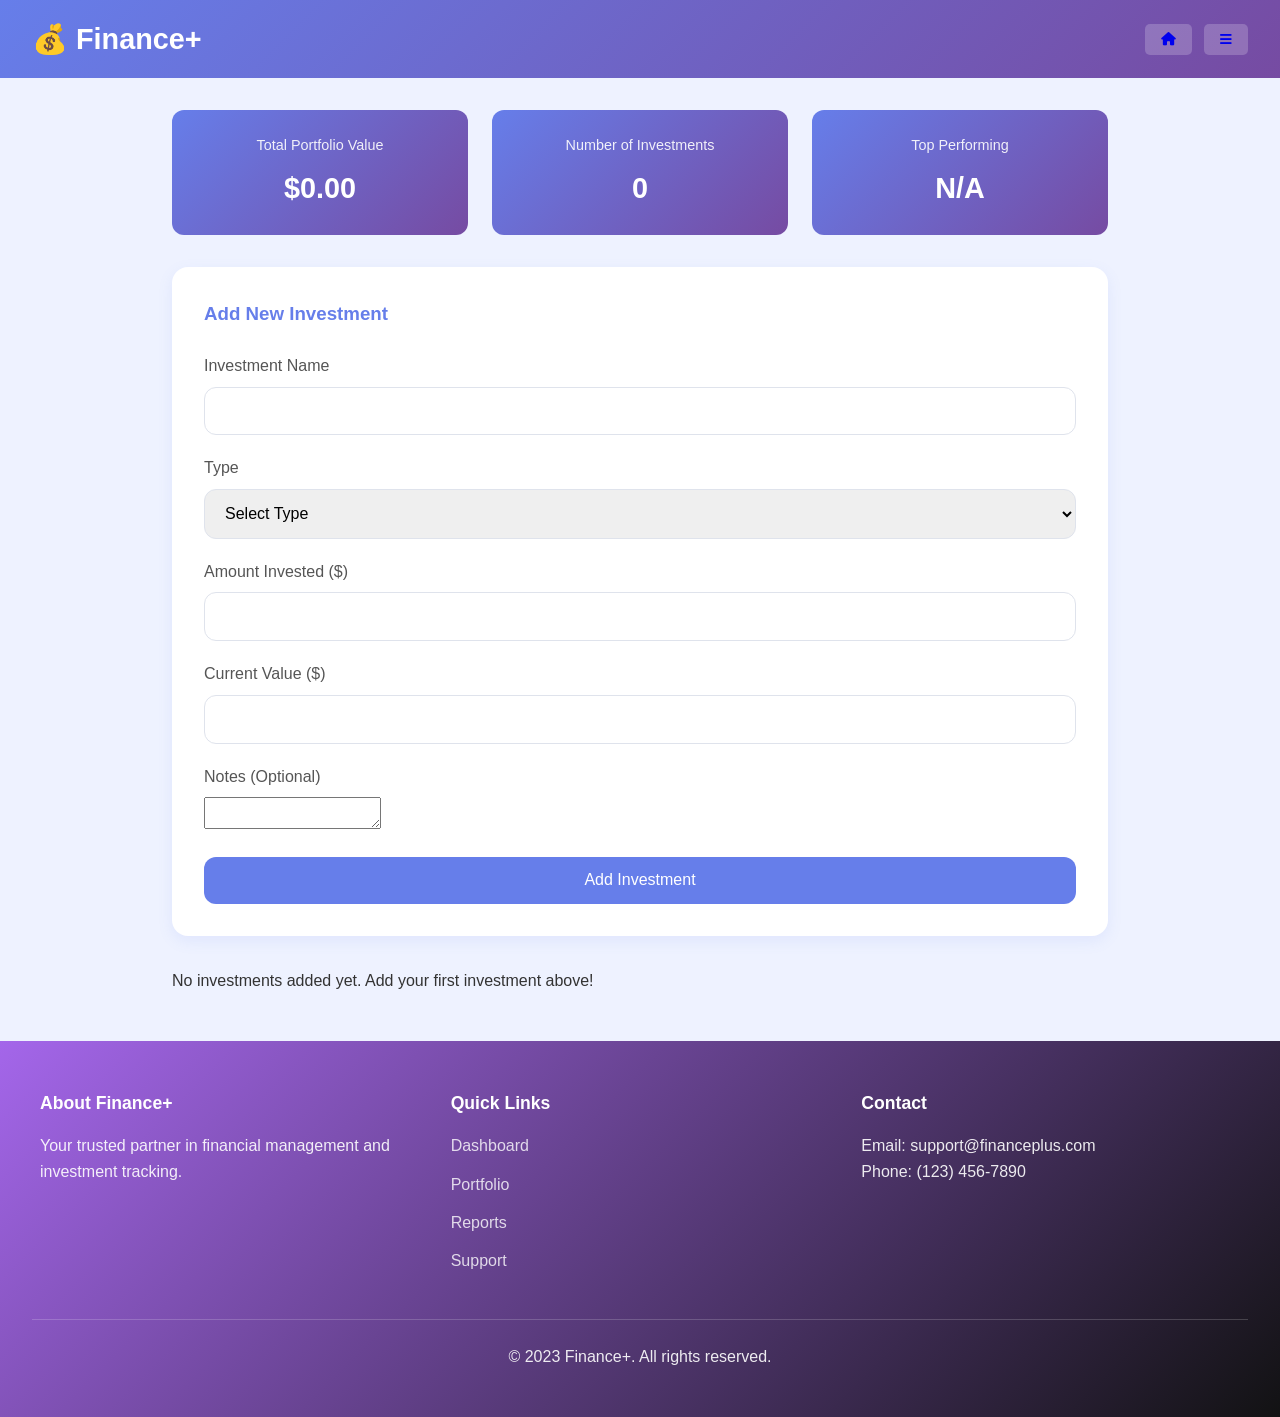
<file: investment.html>
<!DOCTYPE html>
<html lang="en">
<head>
    <meta charset="UTF-8">
    <meta name="viewport" content="width=device-width, initial-scale=1.0">
    <title>Finance+ - Investment Portfolio</title>
        <link
        rel="stylesheet"
        href="https://cdnjs.cloudflare.com/ajax/libs/font-awesome/6.5.0/css/all.min.css"
    />
    <link rel="stylesheet" href="investment.css">
</head>
<body>
    <header>
        <h1>💰 Finance+</h1>
        <nav>
            <button><a href="home.html"><i class="fas fa-home"></i></a></button>
            <button><a href="feature.html"><i class="fas fa-bars"></i></a></button>
        </nav>
    </header>

    <div class="container">
        <div class="stats">
            <div class="stat-box">
                <div class="stat-label">Total Portfolio Value</div>
                <div class="stat-value" id="total-value">$0.00</div>
            </div>
            <div class="stat-box">
                <div class="stat-label">Number of Investments</div>
                <div class="stat-value" id="num-investments">0</div>
            </div>
            <div class="stat-box">
                <div class="stat-label">Top Performing</div>
                <div class="stat-value" id="top-performing">N/A</div>
            </div>
        </div>

        <div class="message" id="message"></div>

        <div class="portfolio-card">
            <h3>Add New Investment</h3>
            <form id="investment-form">
                <div class="form-row">
                    <div class="form-group">
                        <label for="investment-name">Investment Name</label>
                        <input type="text" id="investment-name" required>
                    </div>
                    <div class="form-group">
                        <label for="investment-type">Type</label>
                        <select id="investment-type" required>
                            <option value="">Select Type</option>
                            <option value="Stocks">Stocks</option>
                            <option value="Bonds">Bonds</option>
                            <option value="Real Estate">Real Estate</option>
                            <option value="Crypto">Crypto</option>
                            <option value="Other">Other</option>
                        </select>
                    </div>
                </div>
                <div class="form-row">
                    <div class="form-group">
                        <label for="investment-amount">Amount Invested ($)</label>
                        <input type="number" id="investment-amount" min="0" step="0.01" required>
                    </div>
                    <div class="form-group">
                        <label for="current-value">Current Value ($)</label>
                        <input type="number" id="current-value" min="0" step="0.01" required>
                    </div>
                </div>
                <div class="form-group">
                    <label for="notes">Notes (Optional)</label>
                    <textarea id="notes"></textarea>
                </div>
                <button type="submit" class="btn">Add Investment</button>
            </form>
        </div>

        <div id="investments-list">
            <div class="empty-state">No investments added yet. Add your first investment above!</div>
        </div>
    </div>

    <footer class="site-footer">
        <div class="footer-container">
            <div class="footer-column">
                <h3>About Finance+</h3>
                <p>Your trusted partner in financial management and investment tracking.</p>
            </div>
            <div class="footer-column">
                <h3>Quick Links</h3>
                <ul>
                    <li><a href="#">Dashboard</a></li>
                    <li><a href="#">Portfolio</a></li>
                    <li><a href="#">Reports</a></li>
                    <li><a href="#">Support</a></li>
                </ul>
            </div>
            <div class="footer-column">
                <h3>Contact</h3>
                <p>Email: support@financeplus.com</p>
                <p>Phone: (123) 456-7890</p>
            </div>
        </div>
        <div class="footer-bottom">
            <p>&copy; 2023 Finance+. All rights reserved.</p>
        </div>
    </footer>

    <script src="investment.js"> </script>
</body>
</html>
</file>
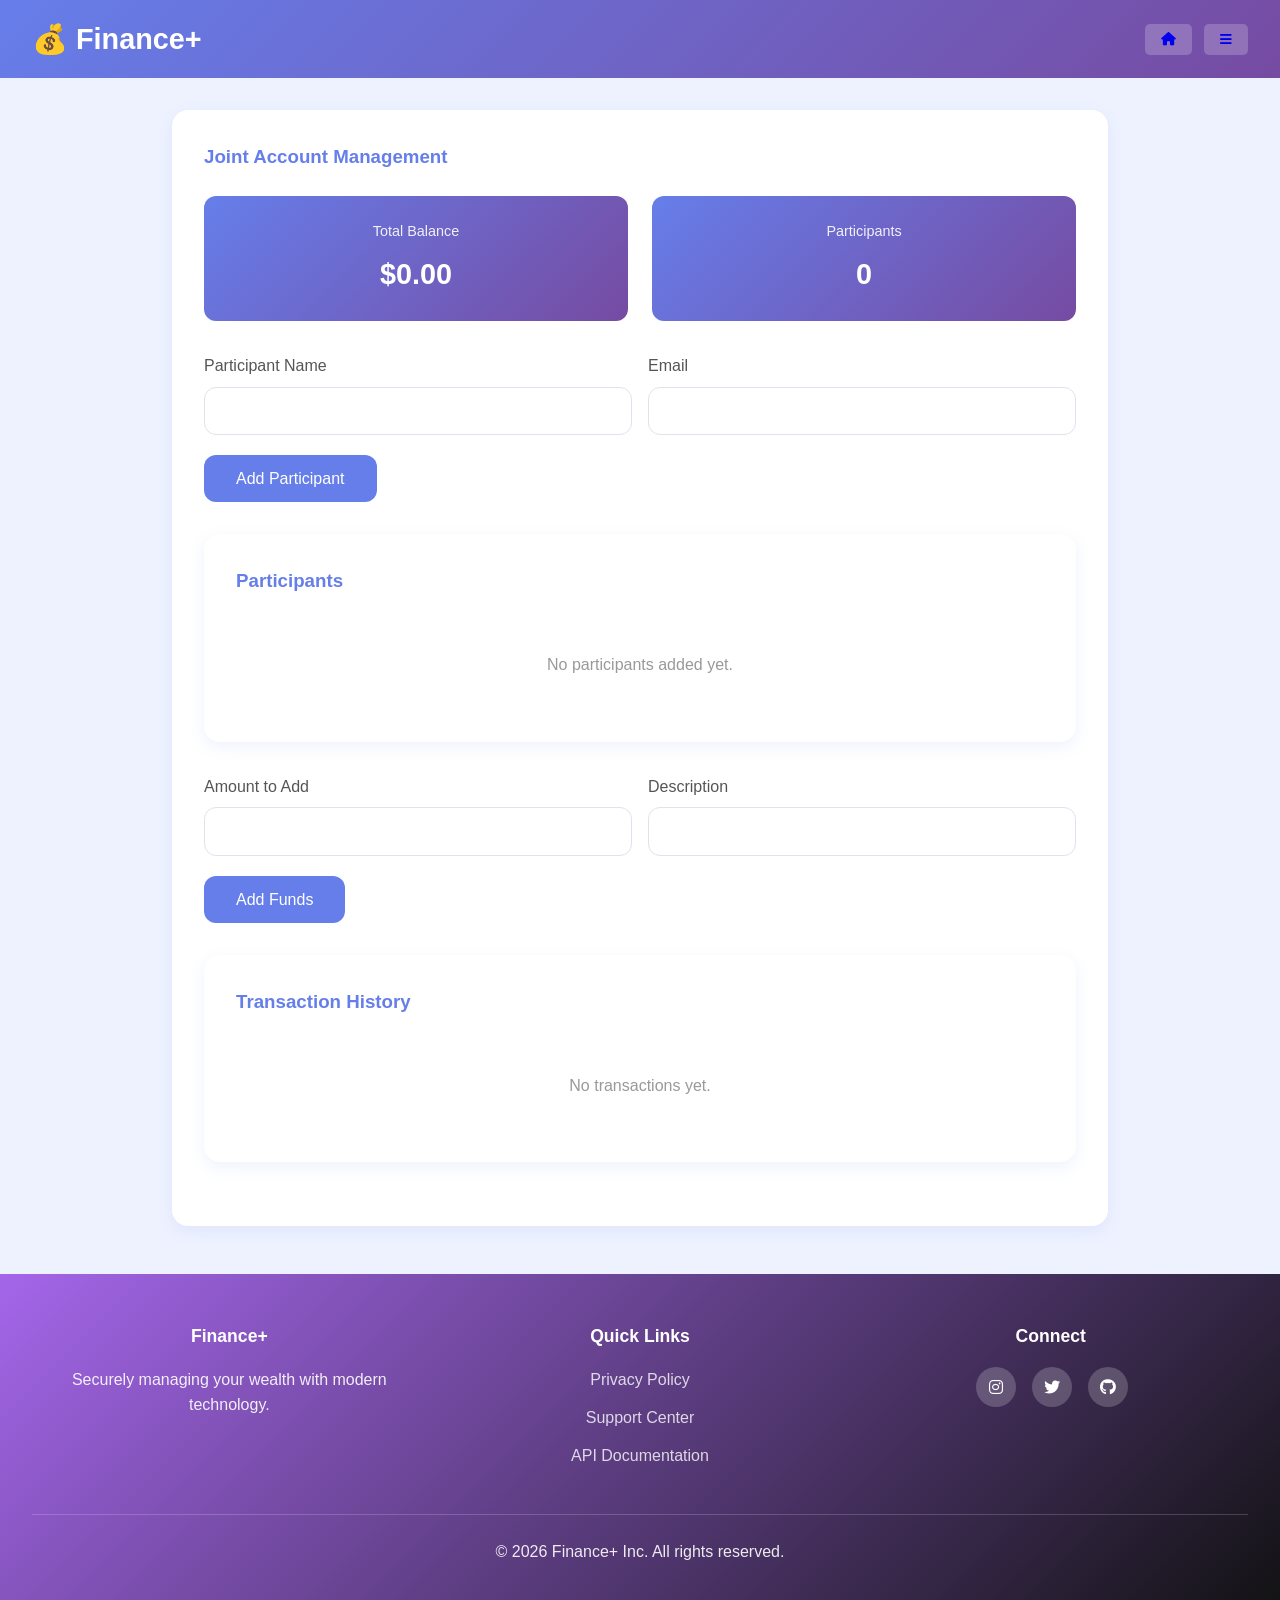
<file: joint.html>
<!DOCTYPE html>
<html lang="en">
<head>
    <meta charset="UTF-8">
    <meta name="viewport" content="width=device-width, initial-scale=1.0">
    <title>Joint Account - Finance+</title>
     <link
      rel="stylesheet"
      href="https://cdnjs.cloudflare.com/ajax/libs/font-awesome/6.5.0/css/all.min.css"
    />
    <link rel="stylesheet" href="joint.css">

</head>
<body>
    <header>
        <h1>💰 Finance+</h1>
        <nav>
            <button><a href="home.html"><i class="fas fa-home"></i></a></button>
            <button><a href="feature.html"><i class="fas fa-bars"></i></a></button>
        </nav>
    </header>

    <div class="container">
        <div class="portfolio-card">
            <h3>Joint Account Management</h3>
            <div id="message" class="message"></div>
            <div class="stats">
                <div class="stat-box">
                    <div class="stat-label">Total Balance</div>
                    <div class="stat-value" id="totalBalance">$0.00</div>
                </div>
                <div class="stat-box">
                    <div class="stat-label">Participants</div>
                    <div class="stat-value" id="participantCount">0</div>
                </div>
            </div>
            <form id="addParticipantForm">
                <div class="form-row">
                    <div class="form-group">
                        <label for="participantName">Participant Name</label>
                        <input type="text" id="participantName" required>
                    </div>
                    <div class="form-group">
                        <label for="participantEmail">Email</label>
                        <input type="email" id="participantEmail" required>
                    </div>
                </div>
                <button type="submit" class="btn">Add Participant</button>
            </form>
            <div class="portfolio-card" style="margin-top: 2rem;">
                <h3>Participants</h3>
                <div id="participantsList">
                    <div class="empty-state">No participants added yet.</div>
                </div>
            </div>
            <form id="addFundsForm">
                <div class="form-row">
                    <div class="form-group">
                        <label for="amount">Amount to Add</label>
                        <input type="number" id="amount" min="0.01" step="0.01" required>
                    </div>
                    <div class="form-group">
                        <label for="description">Description</label>
                        <input type="text" id="description" required>
                    </div>
                </div>
                <button type="submit" class="btn">Add Funds</button>
            </form>
            <div class="portfolio-card" style="margin-top: 2rem;">
                <h3>Transaction History</h3>
                <div id="transactionHistory">
                    <div class="empty-state">No transactions yet.</div>
                </div>
            </div>
        </div>
    </div>

  <footer class="site-footer">
  <div class="footer-container">
    <div class="footer-column brand-info">
      <h2 class="footer-logo">Finance+</h2>
      <p>Securely managing your wealth with modern technology.</p>
    </div>

    <div class="footer-column links">
      <h3>Quick Links</h3>
      <ul>
        <li><a href="#">Privacy Policy</a></li>
        <li><a href="#">Support Center</a></li>
        <li><a href="#">API Documentation</a></li>
      </ul>
    </div>

    <div class="footer-column social">
      <h3>Connect</h3>
      <link rel="stylesheet" href="https://cdnjs.cloudflare.com/ajax/libs/font-awesome/6.0.0-beta3/css/all.min.css">
      <div class="social-icons">
        <a href="https://www.instagram.com/financeplus"><i class="fab fa-instagram"></i></a>
        <a href="https://twitter.com/financeplus"><i class="fab fa-twitter"></i></a>
        <a href="https://www.github.com/financeplus"><i class="fab fa-github"></i></a>
      </div>
    </div>
  </div>

  <div class="footer-bottom">
    <p>&copy; 2026 Finance+ Inc. All rights reserved.</p>
  </div>
</footer>

    <script src="joint.js">
        
    </script>
</body>
</html>
</file>
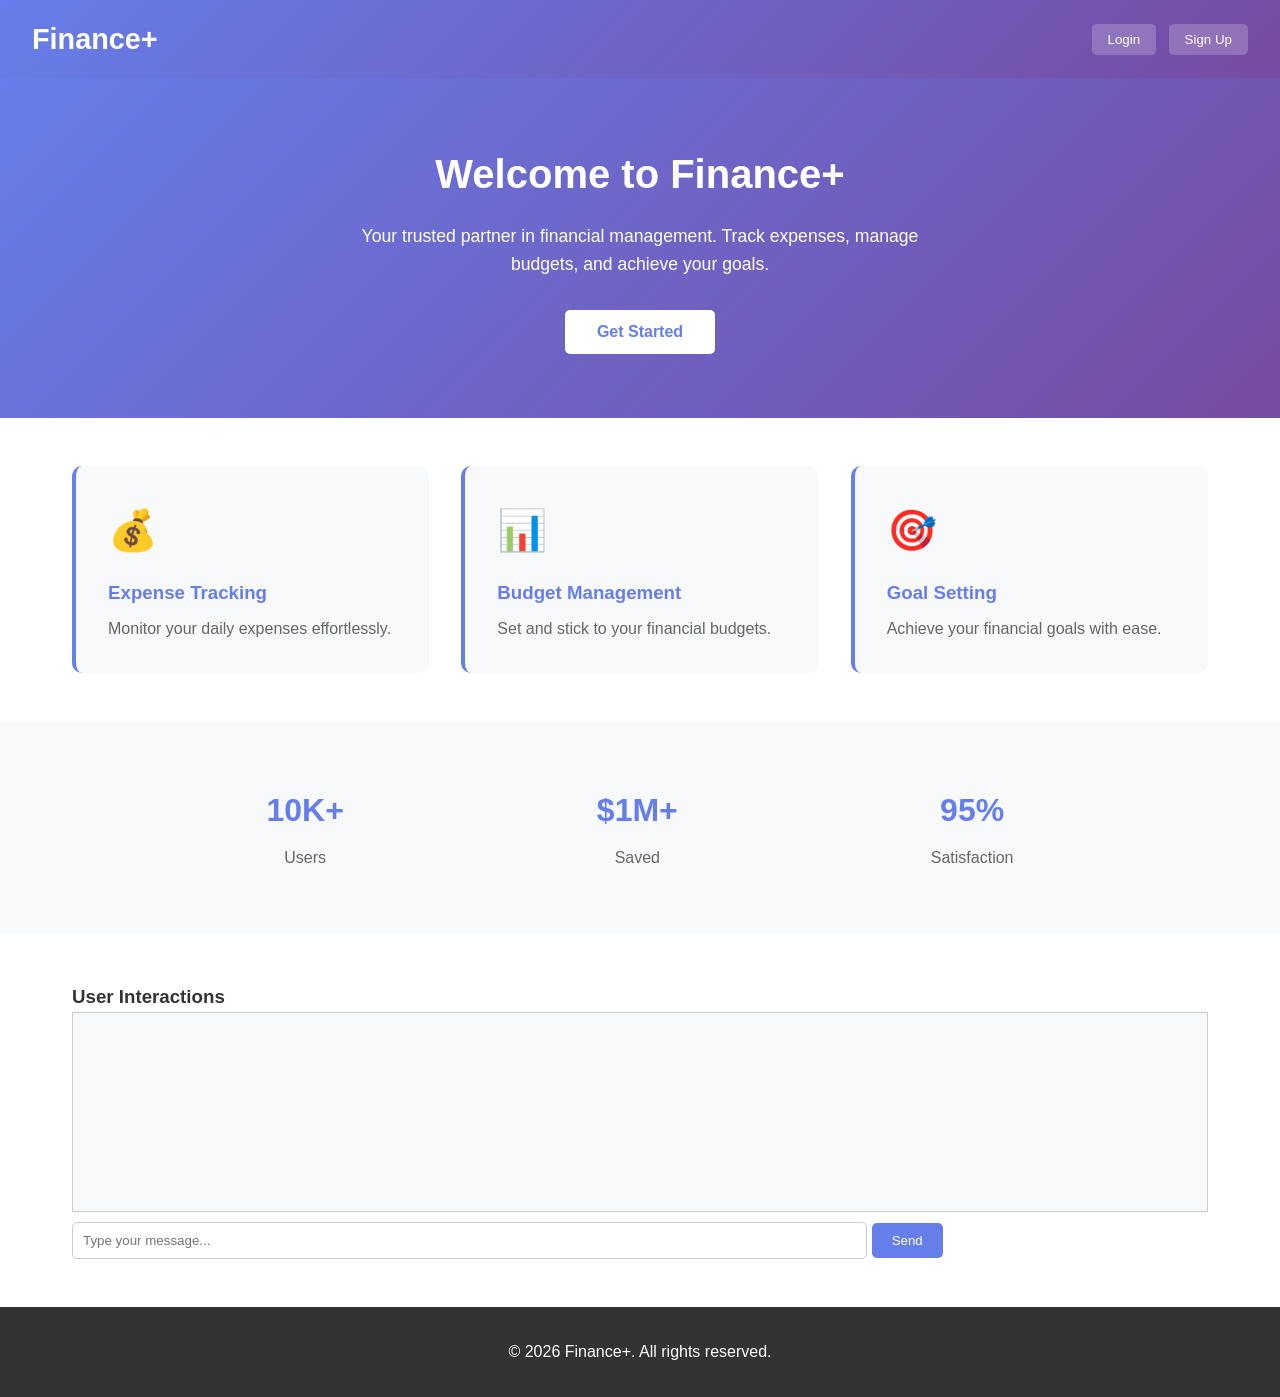
<file: landing.html>
<!DOCTYPE html>
<html lang="en">
<head>
    <meta charset="UTF-8">
    <meta name="viewport" content="width=device-width, initial-scale=1.0">
    <title>Welcome to Finance+</title>
    <link
      rel="stylesheet"
      href="https://cdnjs.cloudflare.com/ajax/libs/font-awesome/6.5.0/css/all.min.css"
    />
    <link rel="stylesheet" href="/landing.css">
</head>
<body>
    <header>
        <h1>Finance+</h1>
        <nav>
            <button onclick="openModal('login')">Login</button>
            <button onclick="openModal('signup')">Sign Up</button>
        </nav>
    </header>
    <section class="hero">
        <h2>Welcome to Finance+</h2>
        <p>Your trusted partner in financial management. Track expenses, manage budgets, and achieve your goals.</p>
        <button class="cta-button" onclick="openModal('getStarted')">Get Started</button>
    </section>
    <section class="features">
        <div class="feature-card" onclick="openModal('feature1')">
            <div class="feature-icon">💰</div>
            <h3>Expense Tracking</h3>
            <p>Monitor your daily expenses effortlessly.</p>
        </div>
        <div class="feature-card" onclick="openModal('feature2')">
            <div class="feature-icon">📊</div>
            <h3>Budget Management</h3>
            <p>Set and stick to your financial budgets.</p>
        </div>
        <div class="feature-card" onclick="openModal('feature3')">
            <div class="feature-icon">🎯</div>
            <h3>Goal Setting</h3>
            <p>Achieve your financial goals with ease.</p>
        </div>
    </section>
    <section class="stats">
        <div class="stats-container">
            <div class="stat">
                <div class="stat-number">10K+</div>
                <div class="stat-label">Users</div>
            </div>
            <div class="stat">
                <div class="stat-number">$1M+</div>
                <div class="stat-label">Saved</div>
            </div>
            <div class="stat">
                <div class="stat-number">95%</div>
                <div class="stat-label">Satisfaction</div>
            </div>
        </div>
    </section>
    <section class="interaction-section">
        <h3>User Interactions</h3>
        <div id="messages"></div>
        <input type="text" id="messageInput" placeholder="Type your message...">
        <button onclick="sendMessage()">Send</button>
    </section>
    <footer>
        <p>&copy; 2026 Finance+. All rights reserved.</p>
    </footer>
    <div id="modal" class="modal">
        <div class="modal-content">
            <span class="modal-close" onclick="closeModal()">&times;</span>
            <h3 id="modalTitle">Modal Title</h3>
            <p id="modalContent">Modal content goes here.</p>
        </div>
    </div>
    <script src="landing.js">
       
    </script>
</body>
</html>
</file>
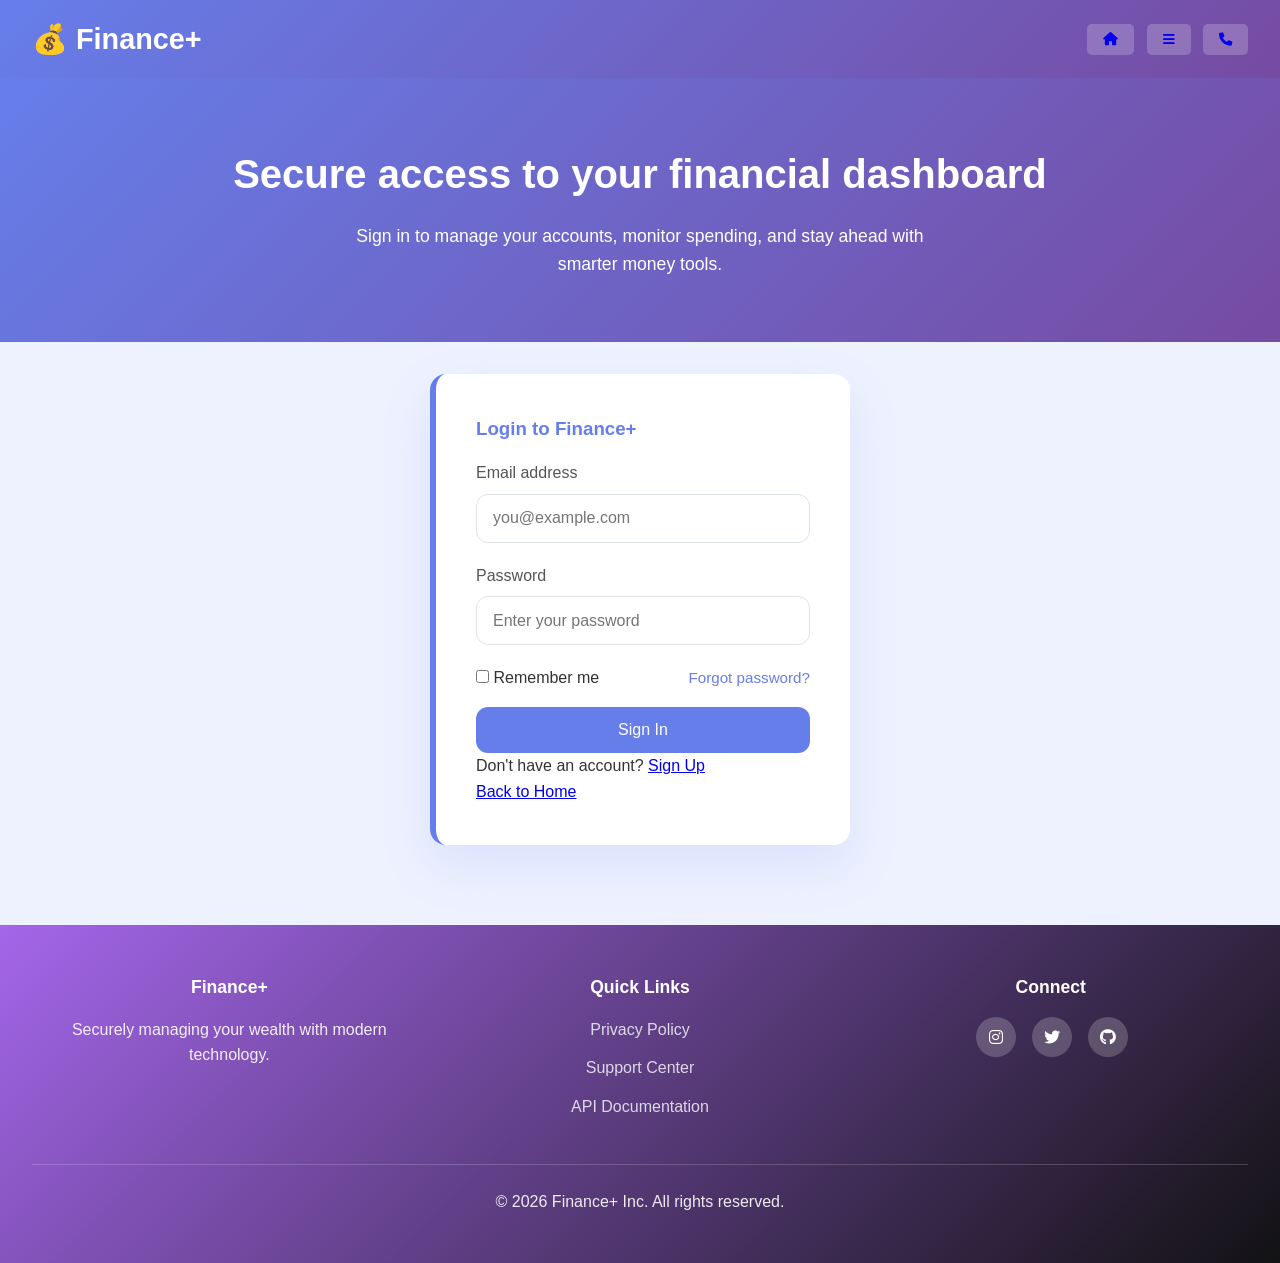
<file: login.html>
<!DOCTYPE html>
<html lang="en">
<head>
    <meta charset="UTF-8" />
    <meta name="viewport" content="width=device-width, initial-scale=1.0" />
    <title>Finance+ Login</title>
    <link
      rel="stylesheet"
      href="https://cdnjs.cloudflare.com/ajax/libs/font-awesome/6.5.0/css/all.min.css"
    />
    <link rel="stylesheet" href="login.css" />
</head>
<body>
    <header>
        <h1> 💰 Finance+</h1>
        <nav>
            <button><a href="home.html"><i class="fas fa-home"></i></a></button>
            <button><a href="feature.html"><i class="fas fa-bars"></i></a></button>
            <button><a href="contact.html"><i class="fas fa-phone"></i></a></button>
        </nav>
    </header>

    <section class="hero">
        <h2>Secure access to your financial dashboard</h2>
        <p>Sign in to manage your accounts, monitor spending, and stay ahead with smarter money tools.</p>
    </section>

    <section class="login-section">
        <div class="login-card">
            <h3>Login to Finance+</h3>
            <div id="message" class="message"></div>
            <form id="loginForm">
                <div class="form-group">
                    <label for="email">Email address</label>
                    <input id="email" name="email" type="email" placeholder="you@example.com" required />
                </div>
                <div class="form-group">
                    <label for="password">Password</label>
                    <input id="password" name="password" type="password" placeholder="Enter your password" required />
                </div>
                <div class="form-actions">
                    <label>
                        <input id="remember" type="checkbox" />
                        Remember me
                    </label>
                    <a href="#" id="forgotLink">Forgot password?</a>
                    
                </div>
                <button class="login-button" type="submit">Sign In</button>
                <label class="signup-link">
                    Don't have an account? <a href="sign.html">Sign Up</a>
                    <br>
                <a href="home.html" class="back-home-button">Back to Home</a>

            </form>
        </div>
    </section>

     <footer class="site-footer">
  <div class="footer-container">
    <div class="footer-column brand-info">
      <h2 class="footer-logo">Finance+</h2>
      <p>Securely managing your wealth with modern technology.</p>
    </div>

    <div class="footer-column links">
      <h3>Quick Links</h3>
      <ul>
        <li><a href="#">Privacy Policy</a></li>
        <li><a href="#">Support Center</a></li>
        <li><a href="#">API Documentation</a></li>
      </ul>
    </div>

    <div class="footer-column social">
      <h3>Connect</h3>
      <link rel="stylesheet" href="https://cdnjs.cloudflare.com/ajax/libs/font-awesome/6.0.0-beta3/css/all.min.css">
      <div class="social-icons">
        <a href="https://www.instagram.com/financeplus"><i class="fab fa-instagram"></i></a>
        <a href="https://twitter.com/financeplus"><i class="fab fa-twitter"></i></a>
        <a href="https://www.github.com/financeplus"><i class="fab fa-github"></i></a>
      </div>
    </div>
  </div>

  <div class="footer-bottom">
    <p>&copy; 2026 Finance+ Inc. All rights reserved.</p>
  </div>
</footer>
<script src="login.js"></script>
    
</body>
</html>
</file>
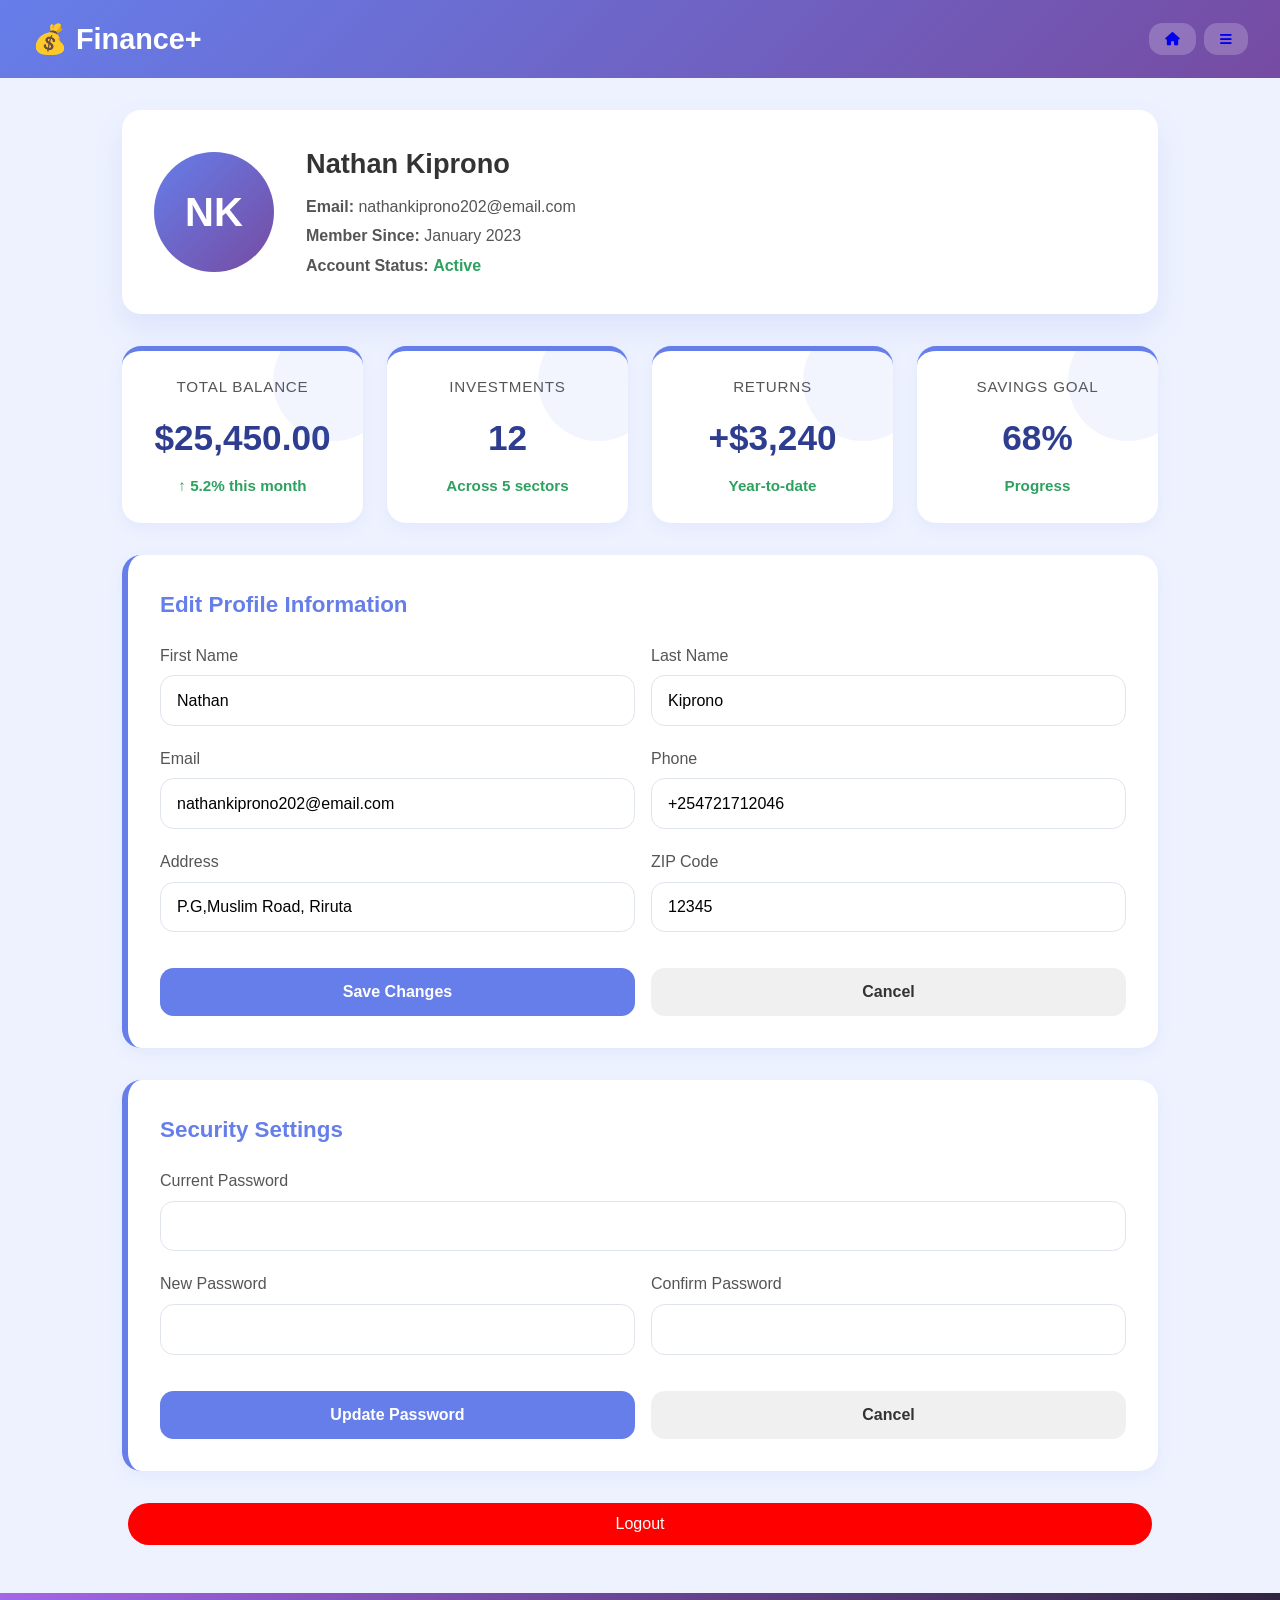
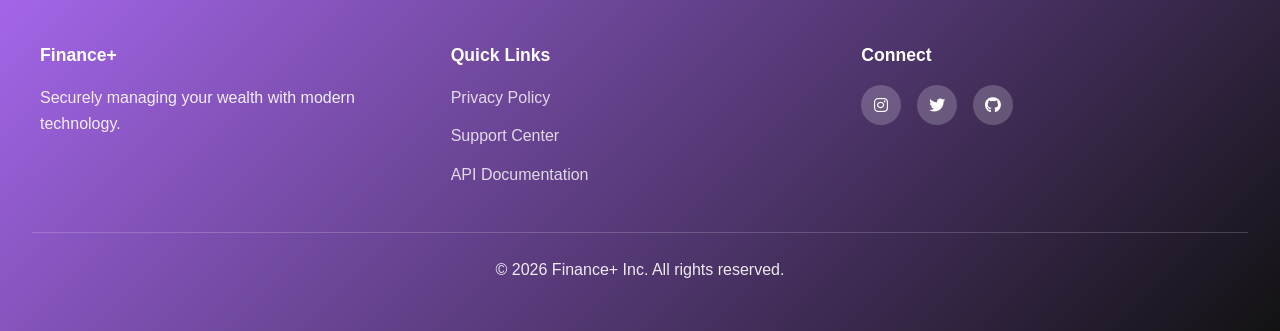
<file: profile.html>
<!DOCTYPE html>
<html lang="en">
<head>
    <meta charset="UTF-8">
    <meta name="viewport" content="width=device-width, initial-scale=1.0">
    <title>Finance+ - User Profile</title>
    <link
      rel="stylesheet"
      href="https://cdnjs.cloudflare.com/ajax/libs/font-awesome/6.5.0/css/all.min.css"
    />
    <link rel="stylesheet" href="profile.css">
</head>
<body>
    <header>
        <h1>💰 Finance+</h1>
        <nav>
            <button><a href="home.html"><i class="fas fa-home"></i></a></button>
            <button><a href="feature.html"><i class="fas fa-bars"></i></a></button>
        </nav>
    </header>

    <div class="container">
        <div id="message" class="message"></div>

        <div class="profile-header">
            <div class="profile-avatar" id="avatar">NK</div>
            <div class="profile-info">
                <h2 id="userName">Nathan Kiprono</h2>
                <p><strong>Email:</strong> <span id="userEmail">nathankiprono202@email.com</span></p>
                <p><strong>Member Since:</strong> <span id="memberSince">January 2023</span></p>
                <p><strong>Account Status:</strong> <span id="accountStatus" style="color: #2ea15f; font-weight: bold;">Active</span></p>
            </div>
        </div>

        <div class="stats">
            <div class="stat-box">
                <div class="stat-label">Total Balance</div>
                <div class="stat-value" id="totalBalance">$25,450.00</div>
                <div class="stat-change">↑ 5.2% this month</div>
            </div>
            <div class="stat-box">
                <div class="stat-label">Investments</div>
                <div class="stat-value" id="investmentCount">12</div>
                <div class="stat-change">Across 5 sectors</div>
            </div>
            <div class="stat-box">
                <div class="stat-label">Returns</div>
                <div class="stat-value" id="totalReturns">+$3,240</div>
                <div class="stat-change">Year-to-date</div>
            </div>
            <div class="stat-box">
                <div class="stat-label">Savings Goal</div>
                <div class="stat-value" id="savingsGoal">68%</div>
                <div class="stat-change">Progress</div>
            </div>
        </div>

        <div class="portfolio-card">
            <h3>Edit Profile Information</h3>
            <form onsubmit="updateProfile(event)">
                <div class="form-row">
                    <div class="form-group">
                        <label for="firstName">First Name</label>
                        <input type="text" id="firstName" value="Nathan" required>
                    </div>
                    <div class="form-group">
                        <label for="lastName">Last Name</label>
                        <input type="text" id="lastName" value="Kiprono" required>
                    </div>
                </div>
                <div class="form-row">
                    <div class="form-group">
                        <label for="email">Email</label>
                        <input type="email" id="email" value="nathankiprono202@email.com" required>
                    </div>
                    <div class="form-group">
                        <label for="phone">Phone</label>
                        <input type="tel" id="phone" value="+254721712046">
                    </div>
                </div>
                <div class="form-row">
                    <div class="form-group">
                        <label for="address">Address</label>
                        <input type="text" id="address" value="P.G,Muslim Road, Riruta">
                    </div>
                    <div class="form-group">
                        <label for="zipcode">ZIP Code</label>
                        <input type="text" id="zipcode" value="12345">
                    </div>
                </div>
                <div class="action-group">
                    <button type="submit" class="btn">Save Changes</button>
                    <button type="button" class="btn secondary" onclick="resetForm()">Cancel</button>
                </div>
            </form>
        </div>

        <div class="portfolio-card">
            <h3>Security Settings</h3>
            <form onsubmit="changePassword(event)">
                <div class="form-group">
                    <label for="currentPassword">Current Password</label>
                    <input type="password" id="currentPassword" required>
                </div>
                <div class="form-row">
                    <div class="form-group">
                        <label for="newPassword">New Password</label>
                        <input type="password" id="newPassword" required>
                    </div>
                    <div class="form-group">
                        <label for="confirmPassword">Confirm Password</label>
                        <input type="password" id="confirmPassword" required>
                    </div>
                </div>
                <div class="action-group">
                    <button type="submit" class="btn">Update Password</button>
                    <button type="button" class="btn secondary" onclick="resetPasswordForm()">Cancel</button>
                </div>
            </form>
        </div>
    </div>
    <button onclick="logout()" style="background-color: red; color: white; width: 80%; align-items: center;"><a href="/logout.html" style="color: white; text-decoration: none;">Logout</a></button>

        <footer class="site-footer">
  <div class="footer-container">
    <div class="footer-column brand-info">
      <h2 class="footer-logo">Finance+</h2>
      <p>Securely managing your wealth with modern technology.</p>
    </div>

    <div class="footer-column links">
      <h3>Quick Links</h3>
      <ul>
        <li><a href="#">Privacy Policy</a></li>
        <li><a href="#">Support Center</a></li>
        <li><a href="#">API Documentation</a></li>
      </ul>
    </div>

    <div class="footer-column social">
      <h3>Connect</h3>
      <link rel="stylesheet" href="https://cdnjs.cloudflare.com/ajax/libs/font-awesome/6.0.0-beta3/css/all.min.css">
      <div class="social-icons">
        <a href="https://www.instagram.com/financeplus"><i class="fab fa-instagram"></i></a>
        <a href="https://twitter.com/financeplus"><i class="fab fa-twitter"></i></a>
        <a href="https://www.github.com/financeplus"><i class="fab fa-github"></i></a>
      </div>
    </div>
  </div>

  <div class="footer-bottom">
    <p>&copy; 2026 Finance+ Inc. All rights reserved.</p>
  </div>
</footer>


    <script src="profile.js">
      
    </script>
</body>
</html>
</file>
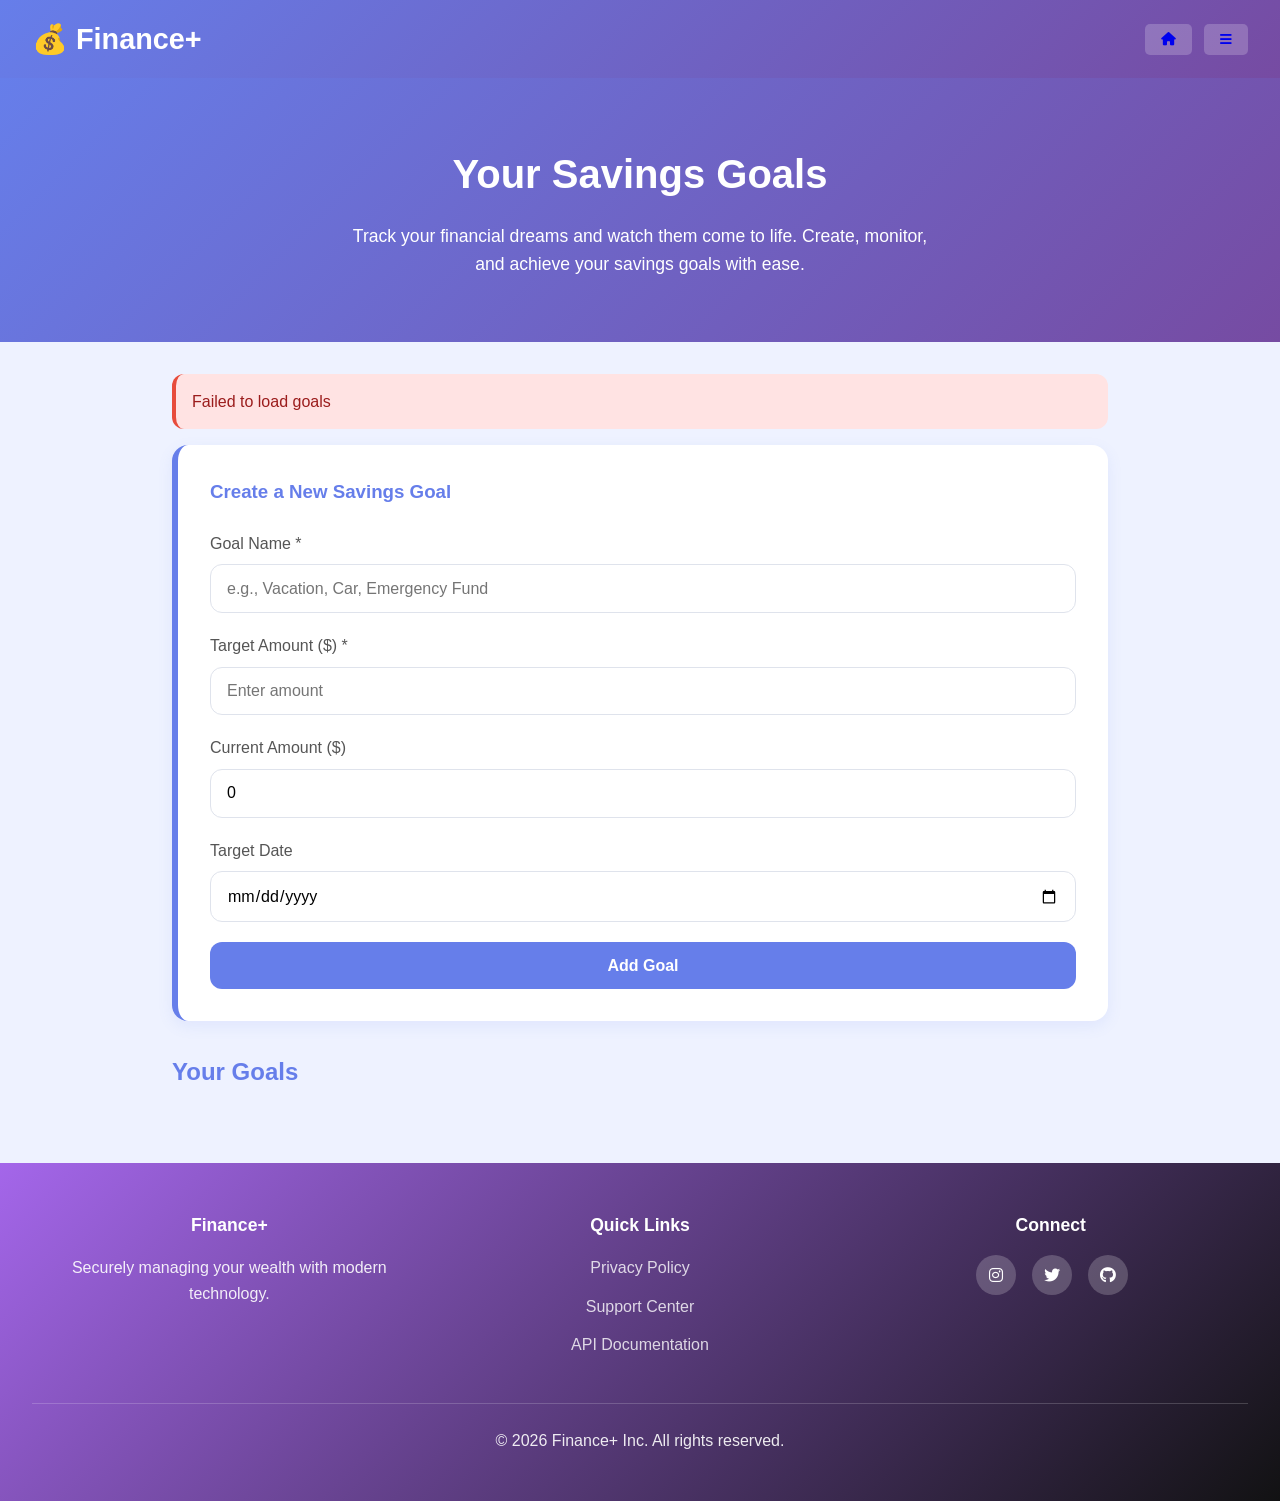
<file: savings-goals.html>
<!DOCTYPE html>
<html lang="en">
<head>
    <meta charset="UTF-8">
    <meta name="viewport" content="width=device-width, initial-scale=1.0">
    <title>Savings Goals - Finance+</title>
    <link
      rel="stylesheet"
      href="https://cdnjs.cloudflare.com/ajax/libs/font-awesome/6.5.0/css/all.min.css"
    />
    <link rel="stylesheet" href="saving-goals.css">
</head>
<body>
    <header>
        <h1>💰 Finance+</h1>
        <nav>
            <button><a href="home.html"><i class="fas fa-home"></i></a></button>
            <button><a href="feature.html"><i class="fas fa-bars"></i></a></button>
        </nav>
    </header>

    <section class="hero">
        <h2>Your Savings Goals</h2>
        <p>Track your financial dreams and watch them come to life. Create, monitor, and achieve your savings goals with ease.</p>
    </section>

    <div class="container">
        <div id="message" class="message"></div>

        <div class="form-card">
            <h3>Create a New Savings Goal</h3>
            <form id="goalForm" onsubmit="addGoal(event)">
                <div class="form-group">
                    <label for="goalName">Goal Name *</label>
                    <input type="text" id="goalName" placeholder="e.g., Vacation, Car, Emergency Fund" required>
                </div>

                <div class="form-group">
                    <label for="targetAmount">Target Amount ($) *</label>
                    <input type="number" id="targetAmount" placeholder="Enter amount" min="1" step="0.01" required>
                </div>

                <div class="form-group">
                    <label for="currentAmount">Current Amount ($)</label>
                    <input type="number" id="currentAmount" placeholder="0" min="0" step="0.01" value="0">
                </div>

                <div class="form-group">
                    <label for="deadline">Target Date</label>
                    <input type="date" id="deadline">
                </div>

                <button type="submit" class="btn">Add Goal</button>
            </form>
        </div>

        <h2 style="color: #667eea; margin-bottom: 1.5rem;">Your Goals</h2>
        <div id="loading" class="loading" style="display: none;">
            <div class="spinner"></div>
            <p>Loading your goals...</p>
        </div>

        <div id="goalsContainer" class="goals-grid"></div>
    </div>

    <footer class="site-footer">
  <div class="footer-container">
    <div class="footer-column brand-info">
      <h2 class="footer-logo">Finance+</h2>
      <p>Securely managing your wealth with modern technology.</p>
    </div>

    <div class="footer-column links">
      <h3>Quick Links</h3>
      <ul>
        <li><a href="#">Privacy Policy</a></li>
        <li><a href="#">Support Center</a></li>
        <li><a href="#">API Documentation</a></li>
      </ul>
    </div>

    <div class="footer-column social">
      <h3>Connect</h3>
      <link rel="stylesheet" href="https://cdnjs.cloudflare.com/ajax/libs/font-awesome/6.0.0-beta3/css/all.min.css">
      <div class="social-icons">
        <a href="https://www.instagram.com/financeplus"><i class="fab fa-instagram"></i></a>
        <a href="https://twitter.com/financeplus"><i class="fab fa-twitter"></i></a>
        <a href="https://www.github.com/financeplus"><i class="fab fa-github"></i></a>
      </div>
    </div>
  </div>

  <div class="footer-bottom">
    <p>&copy; 2026 Finance+ Inc. All rights reserved.</p>
  </div>
</footer>
    

    <script src="/saving-goals.js"></script>
</body>
</html>
</file>
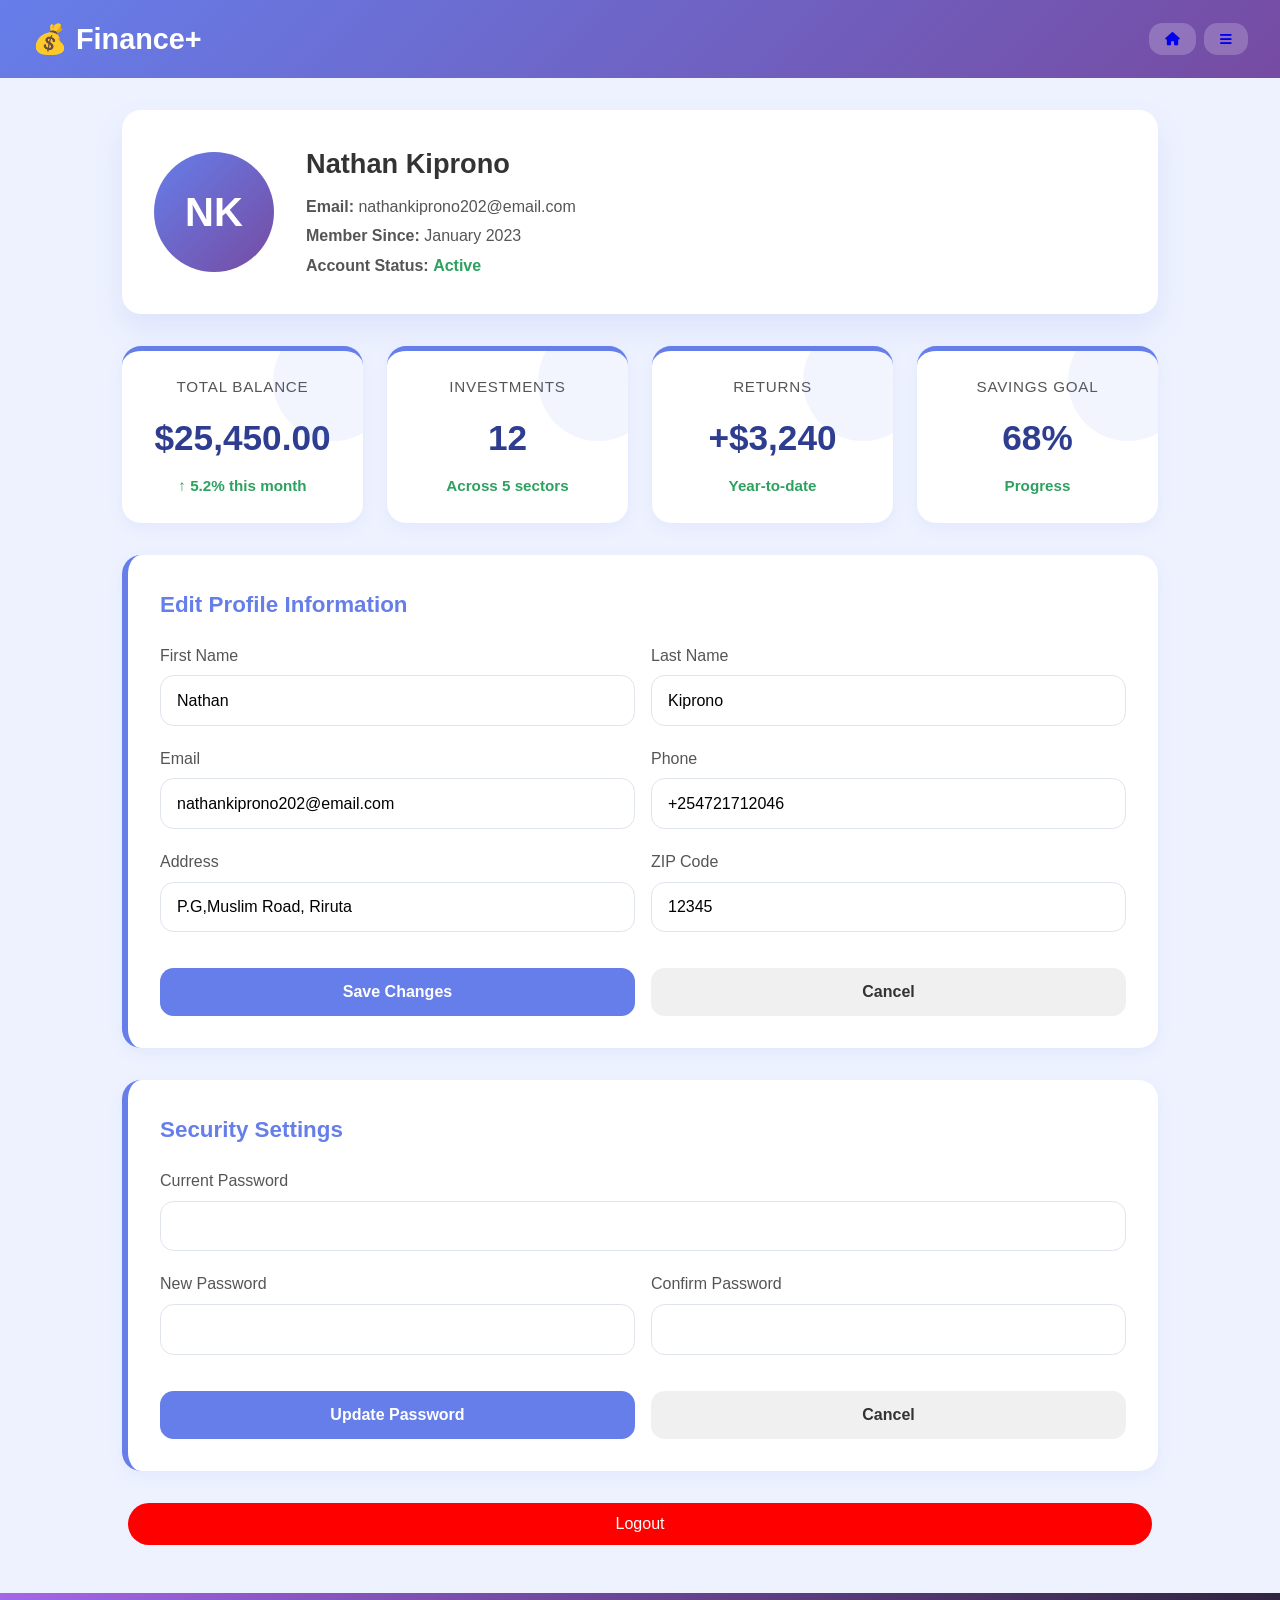
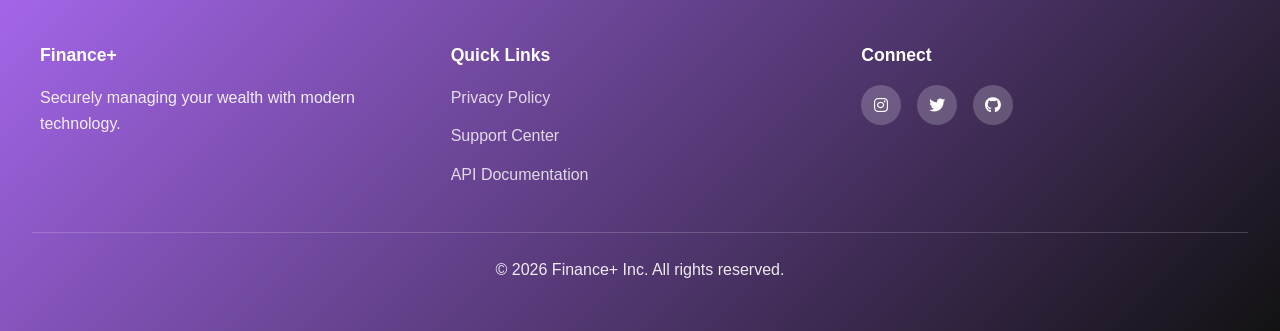
<file: sign.html>
<!DOCTYPE html>
<html lang="en">
<head>
    <meta charset="UTF-8">
    <meta name="viewport" content="width=device-width, initial-scale=1.0">
    <title>Sign Up - Finance+</title>
    <link
      rel="stylesheet"
      href="https://cdnjs.cloudflare.com/ajax/libs/font-awesome/6.5.0/css/all.min.css"
    />
    <link rel="stylesheet" href="sign.css">
</head>
<body>
    <header>
        <h1>Finance+</h1>
        <nav>
            <button><a href="landing.html">Home</a></button>
            <button><a href="login.html">Login</a></button>
        </nav>
    </header>

    <div class="container">
        <div class="stats">
            <div class="stat-box">
                <div class="stat-label">Users Joined</div>
                <div class="stat-value">10,000+</div>
            </div>
            <div class="stat-box">
                <div class="stat-label">Portfolios Managed</div>
                <div class="stat-value">50,000+</div>
            </div>
            <div class="stat-box">
                <div class="stat-label">Success Rate</div>
                <div class="stat-value">95%</div>
            </div>
        </div>

        <div class="portfolio-card">
            <h3>Join Finance+ Today</h3>
            <div id="message" class="message"></div>
            <form id="signupForm">
                <div class="form-row">
                    <div class="form-group">
                        <label for="firstName">First Name</label>
                        <input type="text" id="firstName" name="firstName" required>
                    </div>
                    <div class="form-group">
                        <label for="lastName">Last Name</label>
                        <input type="text" id="lastName" name="lastName" required>
                    </div>
                </div>
                <div class="form-group">
                    <label for="email">Email</label>
                    <input type="email" id="email" name="email" required>
                </div>
                <div class="form-row">
                    <div class="form-group">
                        <label for="password">Password</label>
                        <input type="password" id="password" name="password" required>
                    </div>
                    <div class="form-group">
                        <label for="confirmPassword">Confirm Password</label>
                        <input type="password" id="confirmPassword" name="confirmPassword" required>
                    </div>
                </div>
                <button type="submit" class="btn">Sign Up</button>
            </form>
        </div>
    </div>
          <footer class="site-footer">
  <div class="footer-container">
    <div class="footer-column brand-info">
      <h2 class="footer-logo">Finance+</h2>
      <p>Securely managing your wealth with modern technology.</p>
    </div>

    <div class="footer-column links">
      <h3>Quick Links</h3>
      <ul>
        <li><a href="#">Privacy Policy</a></li>
        <li><a href="#">Support Center</a></li>
        <li><a href="#">API Documentation</a></li>
      </ul>
    </div>

    <div class="footer-column social">
      <h3>Connect</h3>
      <link rel="stylesheet" href="https://cdnjs.cloudflare.com/ajax/libs/font-awesome/6.0.0-beta3/css/all.min.css">
      <div class="social-icons">
        <a href="https://www.instagram.com/financeplus"><i class="fab fa-instagram"></i></a>
        <a href="https://twitter.com/financeplus"><i class="fab fa-twitter"></i></a>
        <a href="https://www.github.com/financeplus"><i class="fab fa-github"></i></a>
      </div>
    </div>
  </div>

  <div class="footer-bottom">
    <p>&copy; 2026 Finance+ Inc. All rights reserved.</p>
  </div>
</footer>


   

    <script src="sign.js"></script>
       
</body>
</html>
</file>
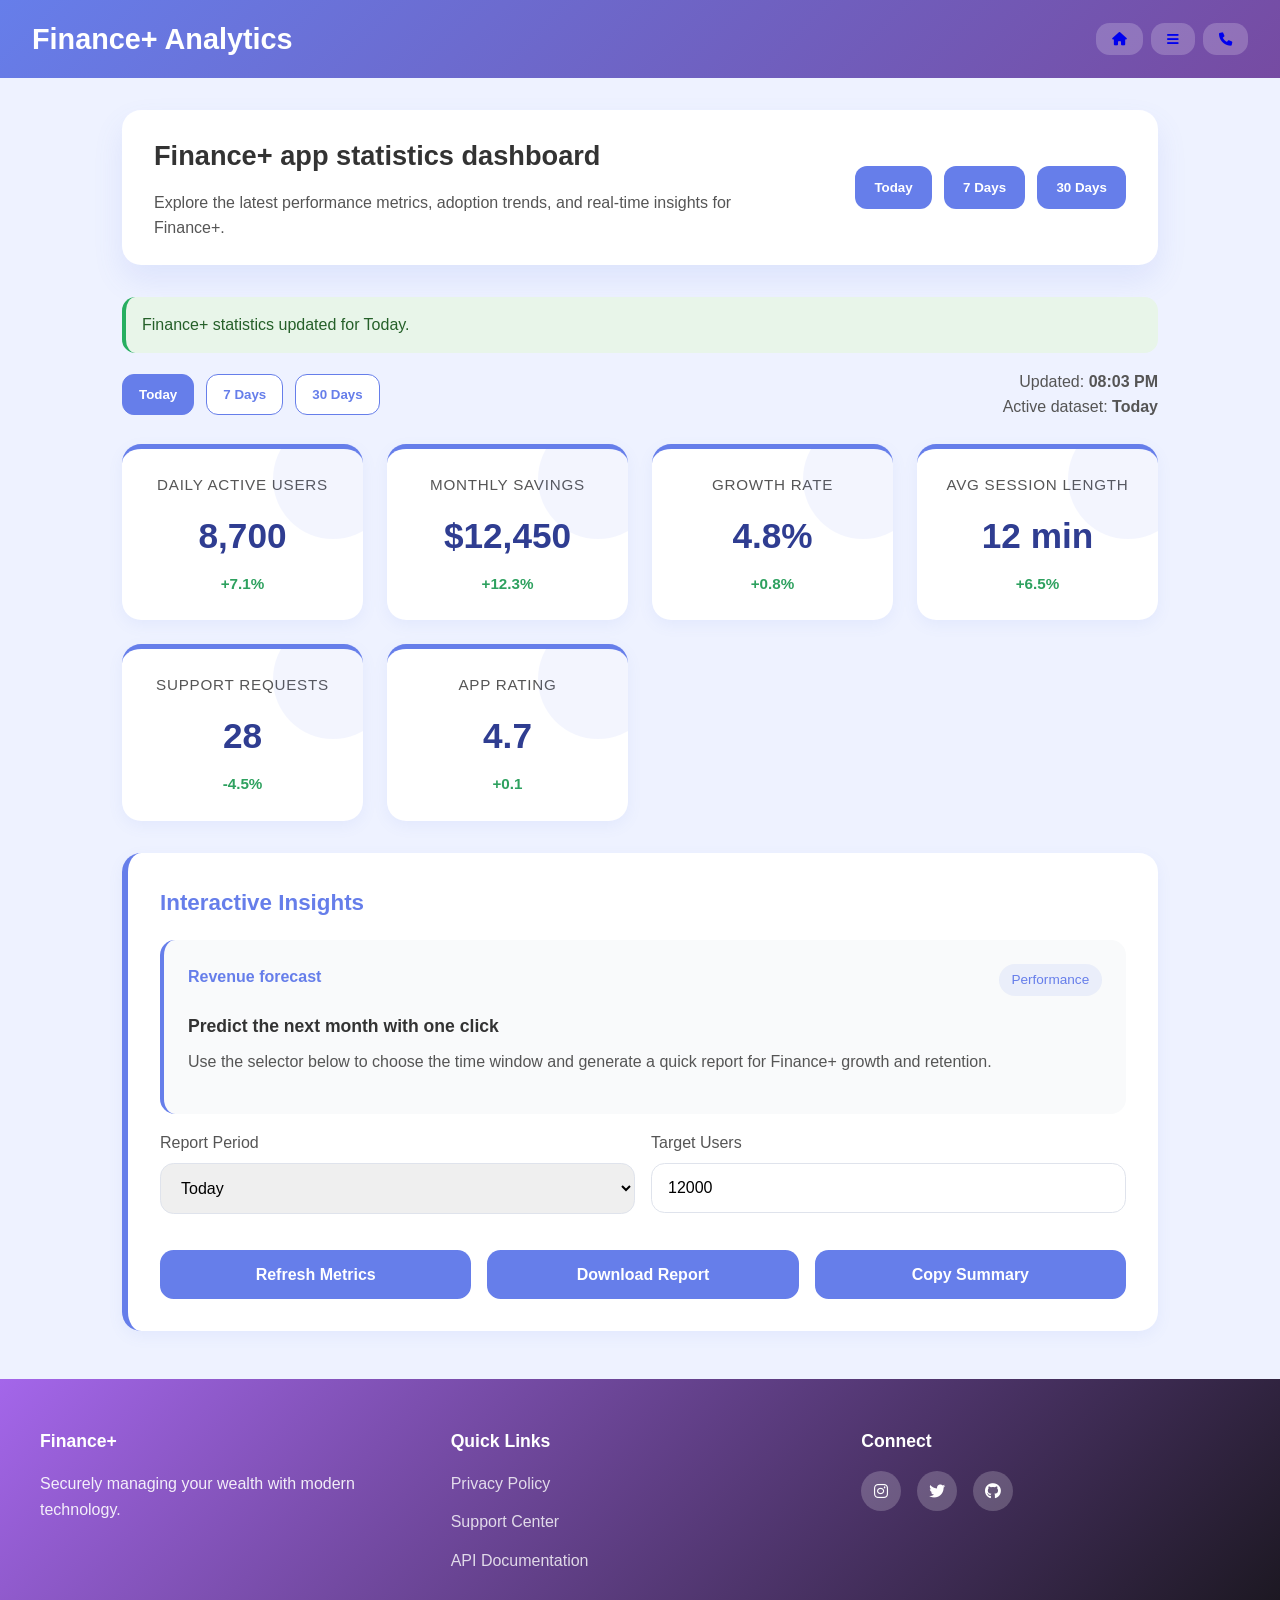
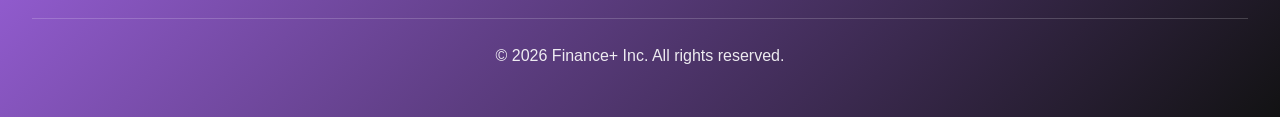
<file: stats.html>
<!DOCTYPE html>
<html lang="en">
<head>
    <meta charset="UTF-8" />
    <meta name="viewport" content="width=device-width, initial-scale=1.0" />
    <title>Finance+ Stats</title>
    <link
      rel="stylesheet"
      href="https://cdnjs.cloudflare.com/ajax/libs/font-awesome/6.5.0/css/all.min.css"
    />
    <link rel="stylesheet" href="stat.css" />
</head>
<body>
    <header>
        <h1>Finance+ Analytics</h1>
        <nav>
            <button><a href="home.html"><i class="fas fa-home"></i></a></button>
            <button><a href="feature.html"><i class="fas fa-bars"></i></a></button>
             <button><a href="contact.html"><i class="fas fa-phone"></i></a></button>
        </nav>
    </header>

    <div class="container">
        <div class="hero-card">
            <div>
                <h2>Finance+ app statistics dashboard</h2>
                <p>Explore the latest performance metrics, adoption trends, and real-time insights for Finance+.</p>
            </div>
            <div class="hero-actions">
                <button onclick="updateStats('today')">Today</button>
                <button onclick="updateStats('last7')">7 Days</button>
                <button onclick="updateStats('last30')">30 Days</button>
            </div>
        </div>

        <div class="message success" id="statusMessage">Metrics loaded successfully.</div>

        <div class="stats-overview">
            <div class="filters">
                <button class="active" data-period="today">Today</button>
                <button data-period="last7">7 Days</button>
                <button data-period="last30">30 Days</button>
            </div>
            <div class="summary">
                <p>Updated: <strong id="lastUpdated">Just now</strong></p>
                <p>Active dataset: <strong id="activePeriod">Today</strong></p>
            </div>
        </div>

        <section class="stats" id="statsSection">
            <article class="stat-box">
                <div class="stat-label">Daily Active Users</div>
                <div class="stat-value" id="statDAU">0</div>
                <div class="stat-change" id="changeDAU">+0%</div>
            </article>
            <article class="stat-box">
                <div class="stat-label">Monthly Savings</div>
                <div class="stat-value" id="statSavings">$0</div>
                <div class="stat-change" id="changeSavings">+0%</div>
            </article>
            <article class="stat-box">
                <div class="stat-label">Growth Rate</div>
                <div class="stat-value" id="statGrowth">0%</div>
                <div class="stat-change" id="changeGrowth">Stable</div>
            </article>
            <article class="stat-box">
                <div class="stat-label">Avg Session Length</div>
                <div class="stat-value" id="statSession">0 min</div>
                <div class="stat-change" id="changeSession">+0%</div>
            </article>
            <article class="stat-box">
                <div class="stat-label">Support Requests</div>
                <div class="stat-value" id="statTickets">0</div>
                <div class="stat-change" id="changeTickets">-0%</div>
            </article>
            <article class="stat-box">
                <div class="stat-label">App Rating</div>
                <div class="stat-value" id="statRating">0.0</div>
                <div class="stat-change" id="changeRating">+0</div>
            </article>
        </section>

        <div class="portfolio-card" id="insightsSection">
            <h3>Interactive Insights</h3>
            <div class="post-item">
                <div class="post-header">
                    <span class="post-author">Revenue forecast</span>
                    <span class="post-category">Performance</span>
                </div>
                <div class="post-title">Predict the next month with one click</div>
                <div class="post-content">Use the selector below to choose the time window and generate a quick report for Finance+ growth and retention.</div>
            </div>

            <div class="form-row">
                <div class="form-group">
                    <label for="reportPeriod">Report Period</label>
                    <select id="reportPeriod">
                        <option value="today">Today</option>
                        <option value="last7">Last 7 Days</option>
                        <option value="last30">Last 30 Days</option>
                    </select>
                </div>
                <div class="form-group">
                    <label for="targetUsers">Target Users</label>
                    <input type="number" id="targetUsers" value="12000" min="100" />
                </div>
            </div>

            <div class="action-group">
                <button class="btn" id="btnRefresh">Refresh Metrics</button>
                <button class="btn" id="btnDownload">Download Report</button>
                <button class="btn" id="btnCopy">Copy Summary</button>
            </div>
        </div>
    </div>

          <footer class="site-footer">
  <div class="footer-container">
    <div class="footer-column brand-info">
      <h2 class="footer-logo">Finance+</h2>
      <p>Securely managing your wealth with modern technology.</p>
    </div>

    <div class="footer-column links">
      <h3>Quick Links</h3>
      <ul>
        <li><a href="#">Privacy Policy</a></li>
        <li><a href="#">Support Center</a></li>
        <li><a href="#">API Documentation</a></li>
      </ul>
    </div>

    <div class="footer-column social">
      <h3>Connect</h3>
      <link rel="stylesheet" href="https://cdnjs.cloudflare.com/ajax/libs/font-awesome/6.0.0-beta3/css/all.min.css">
      <div class="social-icons">
        <a href="https://www.instagram.com/financeplus"><i class="fab fa-instagram"></i></a>
        <a href="https://twitter.com/financeplus"><i class="fab fa-twitter"></i></a>
        <a href="https://www.github.com/financeplus"><i class="fab fa-github"></i></a>
      </div>
    </div>
  </div>

  <div class="footer-bottom">
    <p>&copy; 2026 Finance+ Inc. All rights reserved.</p>
  </div>
</footer>

    <script src="stat.js"></script>
</body>
</html>
</file>
<file: index.css>
/* RESET */
    * {
      margin: 0;
      padding: 0;
      box-sizing: border-box;
      font-family: 'Segoe UI', sans-serif;
    }

    body {
      background: #0f172a;
      color: white;
    }

    /* NAVBAR */
    .navbar {
      position: absolute;
      width: 100%;
      top: 0;
      left: 0;
      display: flex;
      justify-content: space-between;
      align-items: center;
      padding: 20px 40px;
      z-index: 3;
    }

    .logo {
      color: #eef5f0;
      font-size: xx-large;
    }

    .navbar ul {
      list-style: none;
      display: flex;
      gap: 30px; 
      border: #eef5f0 1px solid;
      padding: 8px 16px;
      border-radius: 20px;
    }

    .navbar a {
      text-decoration: none;
      color: #cbd5f5;
      transition: 0.3s;
    }

    .navbar a:hover {
      color: #b80dec;
      border-bottom: 2px solid #22c55e;
    }

    /* WELCOME SECTION */
    .welcome {
      position: relative;
      height: 100vh;

      background: url('https://images.unsplash.com/photo-1563013544-824ae1b704d3') center/cover no-repeat;

      display: flex;
      align-items: center;
      justify-content: center;
      text-align: center;
    }

    /* OVERLAY */
    .overlay {
      position: absolute;
      width: 100%;
      height: 100%;
      background: rgba(2, 6, 23, 0.75);
    }

    /* CONTENT */
    .welcome-content {
      position: relative;
      z-index: 2;
      max-width: 600px;
      padding: 20px;
    }

    .welcome-content h1 {
      font-size: 3rem;
      margin-bottom: 20px;
      animation: fadeIn 1.5s ease-in-out;
    }

    .welcome-content p {
      font-size: 1.2rem;
      margin-bottom: 25px;
      color: #cbd5f5;
      animation: fadeIn 2s ease-in-out;
    }

    /* BUTTON */
    .btn {
      display: inline-block;
      padding: 14px 30px;
      background: #b222c5;
      color: #ece5e5;
      border-radius: 8px;
      text-decoration: none;
      font-weight: bold;
      transition: 0.3s;
    }

    .btn:hover {
      background: #16a34a;
      transform: scale(1.05);
      box-shadow: 0 0 20px #22c55e;
    }

    /* ANIMATION */
    @keyframes fadeIn {
      from {
        opacity: 0;
        transform: translateY(20px);
      }
      to {
        opacity: 1;
        transform: translateY(0);
      }
    }

    /* MOBILE */
    @media (max-width: 768px) {
      .welcome-content h1 {
        font-size: 2rem;
      }

      .navbar {
        flex-direction: column;
        gap: 10px;
      }
    }
</file>
<file: community.css>
* {
            margin: 0;
            padding: 0;
            box-sizing: border-box;
        }

        body {
            font-family: 'Segoe UI', Tahoma, Geneva, Verdana, sans-serif;
            color: #333;
            line-height: 1.6;
            background: #eef2ff;
        }

        header {
            background: linear-gradient(135deg, #667eea 0%, #764ba2 100%);
            color: white;
            padding: 1rem 2rem;
            display: flex;
            justify-content: space-between;
            align-items: center;
        }

        header h1 {
            font-size: 1.8rem;
        }

        nav button {
            background: rgba(255, 255, 255, 0.2);
            color: white;
            border: none;
            padding: 0.5rem 1rem;
            margin-left: 0.5rem;
            border-radius: 5px;
            cursor: pointer;
            transition: 0.3s;
        }

        nav button:hover {
            background: rgba(255, 255, 255, 0.4);
        }

        nav button a {
            color: white;
            text-decoration: none;
        }

        .container {
            max-width: 1000px;
            margin: 2rem auto;
            padding: 0 2rem;
        }

        .stats {
            display: grid;
            grid-template-columns: repeat(auto-fit, minmax(200px, 1fr));
            gap: 1.5rem;
            margin-bottom: 2rem;
        }

        .stat-box {
            background: white;
            padding: 1.5rem;
            border-radius: 1rem;
            box-shadow: 0 5px 15px rgba(102, 126, 234, 0.1);
            text-align: center;
            border-top: 4px solid #667eea;
        }

        .stat-label {
            color: #555;
            font-size: 0.95rem;
            margin-bottom: 0.5rem;
        }

        .stat-value {
            color: #667eea;
            font-size: 2rem;
            font-weight: bold;
        }

        .message {
            padding: 0.9rem 1rem;
            border-radius: 0.75rem;
            margin-bottom: 1rem;
            display: none;
            animation: slideDown 0.3s ease;
        }

        .message.error {
            background: #ffe3e3;
            color: #9b1c1c;
            border-left: 4px solid #e74c3c;
        }

        .message.success {
            background: #e8f5e9;
            color: #256029;
            border-left: 4px solid #27ae60;
        }

        .portfolio-card {
            background: white;
            padding: 2rem;
            border-radius: 1rem;
            box-shadow: 0 5px 15px rgba(102, 126, 234, 0.1);
            border-left: 6px solid #667eea;
            margin-bottom: 2rem;
        }

        .portfolio-card h3 {
            color: #667eea;
            margin-bottom: 1.5rem;
            font-size: 1.3rem;
        }

        .form-row {
            display: grid;
            grid-template-columns: 1fr 1fr;
            gap: 1rem;
        }

        .form-group {
            margin-bottom: 1.25rem;
        }

        .form-group label {
            display: block;
            margin-bottom: 0.5rem;
            color: #555;
            font-weight: 500;
        }

        .form-group input,
        .form-group textarea,
        .form-group select {
            width: 100%;
            padding: 0.9rem 1rem;
            border: 1px solid #dfe3ec;
            border-radius: 0.75rem;
            font-size: 1rem;
            font-family: 'Segoe UI', Tahoma, Geneva, Verdana, sans-serif;
        }

        .form-group textarea {
            resize: vertical;
            min-height: 120px;
        }

        .form-group input:focus,
        .form-group textarea:focus,
        .form-group select:focus {
            outline: none;
            border-color: #667eea;
            box-shadow: 0 0 0 3px rgba(102, 126, 234, 0.1);
        }

        .btn {
            width: 100%;
            background: #667eea;
            color: white;
            padding: 0.9rem 1rem;
            border: none;
            border-radius: 0.75rem;
            font-size: 1rem;
            cursor: pointer;
            transition: 0.3s;
            font-weight: bold;
        }

        .btn:hover {
            background: #5a6dd6;
            transform: scale(1.02);
        }

        .btn:active {
            transform: scale(0.98);
        }

        .post-item {
            background: #f9fafb;
            padding: 1.5rem;
            border-radius: 0.75rem;
            margin-bottom: 1rem;
            border-left: 4px solid #667eea;
        }

        .post-header {
            display: flex;
            justify-content: space-between;
            align-items: start;
            margin-bottom: 1rem;
        }

        .post-author {
            font-weight: bold;
            color: #667eea;
        }

        .post-category {
            background: rgba(102, 126, 234, 0.1);
            color: #667eea;
            padding: 0.25rem 0.75rem;
            border-radius: 20px;
            font-size: 0.85rem;
        }

        .post-title {
            font-size: 1.1rem;
            color: #333;
            margin-bottom: 0.5rem;
            font-weight: 600;
        }

        .post-content {
            color: #555;
            margin-bottom: 1rem;
        }

        .empty-state {
            text-align: center;
            padding: 2rem;
            color: #999;
            font-style: italic;
        }

        @keyframes slideDown {
            from {
                opacity: 0;
                transform: translateY(-10px);
            }
            to {
                opacity: 1;
                transform: translateY(0);
            }
        }

        .site-footer {
            background: linear-gradient(135deg, #a466ea 0%, #121213 100%);
            color: white;
            padding: 3rem 2rem;
            margin-top: 3rem;
        }

        .footer-container {
            display: grid;
            grid-template-columns: repeat(auto-fit, minmax(250px, 1fr));
            gap: 2rem;
            max-width: 1200px;
            margin: 0 auto 2rem;
        }

        .footer-column h2,
        .footer-column h3 {
            margin-bottom: 1rem;
            font-size: 1.1rem;
        }

        .footer-column p {
            opacity: 0.9;
            line-height: 1.6;
        }

        .footer-column ul {
            list-style: none;
        }

        .footer-column ul li {
            margin-bottom: 0.8rem;
        }

        .footer-column ul li a {
            color: rgba(255, 255, 255, 0.8);
            text-decoration: none;
            transition: 0.3s;
        }

        .footer-column ul li a:hover {
            color: white;
            text-decoration: underline;
        }

        .footer-bottom {
            text-align: center;
            border-top: 1px solid rgba(255, 255, 255, 0.2);
            padding-top: 1.5rem;
            opacity: 0.9;
        }

        @media (max-width: 768px) {
            .form-row {
                grid-template-columns: 1fr;
            }

            header {
                flex-direction: column;
                gap: 1rem;
            }
        }
</file>
<file: contact.css>
* {
            margin: 0;
            padding: 0;
            box-sizing: border-box;
        }

        body {
            font-family: 'Segoe UI', Tahoma, Geneva, Verdana, sans-serif;
            color: #333;
            line-height: 1.6;
            background: #eef2ff;
        }

        header {
            background: linear-gradient(135deg, #667eea 0%, #764ba2 100%);
            color: white;
            padding: 1rem 2rem;
            display: flex;
            justify-content: space-between;
            align-items: center;
        }

        header h1 {
            font-size: 1.8rem;
        }

        nav button {
            background: rgba(255, 255, 255, 0.2);
            color: white;
            border: none;
            padding: 0.5rem 1rem;
            margin-left: 0.5rem;
            border-radius: 5px;
            cursor: pointer;
            transition: 0.3s;
        }

        nav button:hover {
            background: rgba(255, 255, 255, 0.4);
        }

        .hero {
            background: linear-gradient(135deg, #667eea 0%, #764ba2 100%);
            color: white;
            padding: 4rem 2rem 2rem;
            text-align: center;
        }

        .hero h2 {
            font-size: 2.5rem;
            margin-bottom: 1rem;
        }

        .hero p {
            font-size: 1.1rem;
            margin-bottom: 2rem;
            max-width: 600px;
            margin-left: auto;
            margin-right: auto;
        }

        .container {
            max-width: 1000px;
            margin: 2rem auto;
            padding: 0 2rem;
        }

        .contact-content {
            display: grid;
            grid-template-columns: 1fr 1fr;
            gap: 2rem;
            margin-bottom: 3rem;
        }

        .contact-info {
            background: white;
            padding: 2rem;
            border-radius: 1rem;
            box-shadow: 0 5px 15px rgba(102, 126, 234, 0.1);
        }

        .contact-info h3 {
            color: #667eea;
            margin-bottom: 1.5rem;
            font-size: 1.5rem;
        }

        .info-item {
            margin-bottom: 1.5rem;
            padding-bottom: 1.5rem;
            border-bottom: 1px solid #eee;
        }

        .info-item:last-child {
            border-bottom: none;
        }

        .info-item h4 {
            color: #667eea;
            margin-bottom: 0.5rem;
        }

        .info-item p {
            color: #555;
            font-size: 0.95rem;
        }

        .form-card {
            background: white;
            padding: 2rem;
            border-radius: 1rem;
            box-shadow: 0 5px 15px rgba(102, 126, 234, 0.1);
            border-left: 6px solid #667eea;
        }

        .form-card h3 {
            color: #667eea;
            margin-bottom: 1.5rem;
        }

        .form-group {
            margin-bottom: 1.25rem;
        }

        .form-group label {
            display: block;
            margin-bottom: 0.5rem;
            color: #555;
            font-weight: 500;
        }

        .form-group input,
        .form-group textarea,
        .form-group select {
            width: 100%;
            padding: 0.9rem 1rem;
            border: 1px solid #dfe3ec;
            border-radius: 0.75rem;
            font-size: 1rem;
            font-family: 'Segoe UI', Tahoma, Geneva, Verdana, sans-serif;
        }

        .form-group textarea {
            resize: vertical;
            min-height: 120px;
        }

        .form-group input:focus,
        .form-group textarea:focus,
        .form-group select:focus {
            outline: none;
            border-color: #667eea;
            box-shadow: 0 0 0 3px rgba(102, 126, 234, 0.1);
        }

        .btn {
            width: 100%;
            background: #667eea;
            color: white;
            padding: 0.9rem 1rem;
            border: none;
            border-radius: 0.75rem;
            font-size: 1rem;
            cursor: pointer;
            transition: 0.3s;
            font-weight: bold;
        }

        .btn:hover {
            background: #5a6dd6;
            transform: scale(1.02);
        }

        .btn:active {
            transform: scale(0.98);
        }

        .message {
            padding: 0.9rem 1rem;
            border-radius: 0.75rem;
            margin-bottom: 1rem;
            display: none;
            animation: slideDown 0.3s ease;
        }

        .message.error {
            background: #ffe3e3;
            color: #9b1c1c;
            border-left: 4px solid #e74c3c;
        }

        .message.success {
            background: #e8f5e9;
            color: #256029;
            border-left: 4px solid #27ae60;
        }

        @keyframes slideDown {
            from {
                opacity: 0;
                transform: translateY(-10px);
            }
            to {
                opacity: 1;
                transform: translateY(0);
            }
        }

        footer {
            background: #333;
            color: white;
            text-align: center;
            padding: 2rem;
        }

        .modal {
            display: none;
            position: fixed;
            top: 0;
            left: 0;
            width: 100%;
            height: 100%;
            background: rgba(0, 0, 0, 0.5);
            z-index: 1000;
        }

        .modal-content {
            background: white;
            margin: 5% auto;
            padding: 2rem;
            border-radius: 10px;
            max-width: 500px;
            position: relative;
        }

        .modal-close {
            position: absolute;
            top: 1rem;
            right: 1rem;
            font-size: 1.5rem;
            cursor: pointer;
            color: #667eea;
        }
        .site-footer {
            background: linear-gradient(135deg, #a466ea 0%, #121213 100%);
            color: white;
            padding: 3rem 2rem;
            margin-top: 3rem;
        }

        .footer-container {
            display: grid;
            grid-template-columns: repeat(auto-fit, minmax(250px, 1fr));
            gap: 2rem;
            max-width: 1200px;
            margin: 0 auto 2rem;
        }

        .footer-column h2,
        .footer-column h3 {
            margin-bottom: 1rem;
            font-size: 1.1rem;
        }

        .footer-column p {
            opacity: 0.9;
            line-height: 1.6;
        }

        .footer-column ul {
            list-style: none;
        }

        .footer-column ul li {
            margin-bottom: 0.8rem;
        }

        .footer-column ul li a {
            color: rgba(255, 255, 255, 0.8);
            text-decoration: none;
            transition: 0.3s;
        }

        .footer-column ul li a:hover {
            color: white;
            text-decoration: underline;
        }

        .social-icons {
            display: flex;
            gap: 1rem;
            padding-left: 115px;
        }

        .social-icons a {
            display: inline-flex;
            align-items: center;
            justify-content: center;
            width: 40px;
            height: 40px;
            background: rgba(255, 255, 255, 0.2);
            border-radius: 50%;
            color: white;
            text-decoration: none;
            transition: 0.3s;
        }

        .social-icons a:hover {
            background: rgba(255, 255, 255, 0.4);
            transform: translateY(-3px);
        }

        .footer-bottom {
            text-align: center;
            border-top: 1px solid rgba(255, 255, 255, 0.2);
            padding-top: 1.5rem;
            opacity: 0.9;
        }

        @media (max-width: 768px) {
            .contact-content {
                grid-template-columns: 1fr;
            }

            .hero h2 {
                font-size: 1.8rem;
            }
        }
</file>
<file: dashboard.css>
* {
            margin: 0;
            padding: 0;
            box-sizing: border-box;
        }

        body {
            font-family: 'Segoe UI', Tahoma, Geneva, Verdana, sans-serif;
            line-height: 1.6;
            color: #333;
        }

        header {
            background: linear-gradient(135deg, #667eea 0%, #764ba2 100%);
            color: white;
            padding: 1rem 0;
            position: sticky;
            top: 0;
            z-index: 100;
            box-shadow: 0 2px 10px rgba(0,0,0,0.1);
        }

        nav {
            max-width: 1200px;
            margin: 0 auto;
            display: flex;
            justify-content: space-between;
            align-items: center;
            padding: 0 2rem;
        }

        .logo {
            font-size: 1.8rem;
            font-weight: bold;
        }

        nav ul {
            list-style: none;
            display: flex;
            gap: 2rem;
        }

        nav a {
            color: white;
            text-decoration: none;
            transition: opacity 0.3s;
        }

        nav a:hover {
            opacity: 0.8;
        }

        .hero {
            background: linear-gradient(135deg, #667eea 0%, #764ba2 100%);
            color: white;
            padding: 4rem 2rem;
            text-align: center;
        }

        .hero h1 {
            font-size: 2.5rem;
            margin-bottom: 1rem;
        }

        .hero p {
            font-size: 1.2rem;
            margin-bottom: 2rem;
        }

        .container {
            max-width: 1200px;
            margin: 0 auto;
            padding: 2rem;
        }

        .features-grid {
            display: grid;
            grid-template-columns: repeat(auto-fit, minmax(300px, 1fr));
            gap: 2rem;
            margin: 3rem 0;
        }

        .feature-card {
            background: white;
            border-radius: 10px;
            padding: 2rem;
            box-shadow: 0 4px 6px rgba(0,0,0,0.1);
            transition: transform 0.3s, box-shadow 0.3s;
            border-left: 4px solid #667eea;
        }

        .feature-card:hover {
            transform: translateY(-5px);
            box-shadow: 0 8px 15px rgba(0,0,0,0.2);
        }

        .feature-icon {
            font-size: 2.5rem;
            margin-bottom: 1rem;
        }

        .feature-card h3 {
            color: #667eea;
            margin-bottom: 0.5rem;
        }

        .feature-card p {
            color: #666;
            margin-bottom: 1rem;
        }

        .btn {
            display: inline-block;
            background: linear-gradient(135deg, #667eea 0%, #764ba2 100%);
            color: white;
            padding: 0.7rem 1.5rem;
            border-radius: 5px;
            text-decoration: none;
            transition: opacity 0.3s;
            border: none;
            cursor: pointer;
            font-size: 0.95rem;
        }

        .btn:hover {
            opacity: 0.9;
        }

        .features-section {
            margin: 3rem 0;
        }

        .section-title {
            text-align: center;
            font-size: 2rem;
            color: #333;
            margin-bottom: 2rem;
        }

        footer {
            background: #333;
            color: white;
            text-align: center;
            padding: 2rem;
            margin-top: 3rem;
        }

        @media (max-width: 768px) {
            nav ul {
            gap: 1rem;
            }

            .hero h1 {
            font-size: 1.8rem;
            }

            .features-grid {
            grid-template-columns: 1fr;
            }
        }
        .dashboard-grid {
            display: grid;
            grid-template-columns: repeat(auto-fit, minmax(300px, 1fr));
            gap: 2rem;
        }
</file>
<file: expense.css>
* {
            margin: 0;
            padding: 0;
            box-sizing: border-box;
        }

        body {
            font-family: 'Segoe UI', Tahoma, Geneva, Verdana, sans-serif;
            color: #333;
            line-height: 1.6;
            background: #eef2ff;
        }

        header {
            background: linear-gradient(135deg, #667eea 0%, #764ba2 100%);
            color: white;
            padding: 1rem 2rem;
            display: flex;
            justify-content: space-between;
            align-items: center;
        }

        header h1 {
            font-size: 1.8rem;
        }

        nav button {
            background: rgba(255, 255, 255, 0.2);
            color: white;
            border: none;
            padding: 0.5rem 1rem;
            margin-left: 0.5rem;
            border-radius: 5px;
            cursor: pointer;
            transition: 0.3s;
        }

        nav button:hover {
            background: rgba(255, 255, 255, 0.4);
        }

        .container {
            max-width: 1000px;
            margin: 2rem auto;
            padding: 0 2rem;
        }

        .portfolio-card {
            background: white;
            padding: 2rem;
            border-radius: 1rem;
            box-shadow: 0 5px 15px rgba(102, 126, 234, 0.1);
            margin-bottom: 2rem;
        }

        .portfolio-card h3 {
            color: #667eea;
            margin-bottom: 1.5rem;
        }

        .form-group {
            margin-bottom: 1.25rem;
        }

        .form-group label {
            display: block;
            margin-bottom: 0.5rem;
            color: #555;
            font-weight: 500;
        }

        .form-group input,
        .form-group select {
            width: 100%;
            padding: 0.9rem 1rem;
            border: 1px solid #dfe3ec;
            border-radius: 0.75rem;
            font-size: 1rem;
        }

        .form-row {
            display: grid;
            grid-template-columns: 1fr 1fr;
            gap: 1rem;
        }

        .btn {
            background: #667eea;
            color: white;
            padding: 0.9rem 2rem;
            border: none;
            border-radius: 0.75rem;
            font-size: 1rem;
            cursor: pointer;
            transition: 0.3s;
        }

        .btn:hover {
            background: #5a6dd6;
        }

        .btn-danger {
            background: #e74c3c;
            padding: 0.5rem 1rem;
            font-size: 0.9rem;
        }

        .btn-danger:hover {
            background: #c0392b;
        }

        .message {
            padding: 0.9rem 1rem;
            border-radius: 0.75rem;
            margin-bottom: 1rem;
            display: none;
        }

        .message.error {
            background: #ffe3e3;
            color: #9b1c1c;
        }

        .message.success {
            background: #e8f5e9;
            color: #256029;
        }

        .stats {
            display: grid;
            grid-template-columns: repeat(auto-fit, minmax(200px, 1fr));
            gap: 1.5rem;
            margin-bottom: 2rem;
        }

        .stat-box {
            background: linear-gradient(135deg, #667eea 0%, #764ba2 100%);
            color: white;
            padding: 1.5rem;
            border-radius: 0.75rem;
            text-align: center;
        }

        .stat-label {
            font-size: 0.9rem;
            opacity: 0.9;
            margin-bottom: 0.5rem;
        }

        .stat-value {
            font-size: 1.8rem;
            font-weight: bold;
        }

        .portfolio-grid {
            display: grid;
            grid-template-columns: repeat(auto-fit, minmax(250px, 1fr));
            gap: 1.5rem;
            margin-bottom: 2rem;
        }

        .investment-item {
            background: #f8f9ff;
            padding: 1.5rem;
            border-radius: 0.75rem;
            border-left: 4px solid #667eea;
            display: flex;
            justify-content: space-between;
            align-items: center;
        }

        .investment-item h4 {
            color: #667eea;
            margin-bottom: 0.5rem;
        }

        .investment-value {
            font-size: 1.3rem;
            font-weight: bold;
            color: #333;
        }

        .expense-details {
            font-size: 0.9rem;
            color: #666;
            margin-top: 0.5rem;
        }
 footer {
            background: #333;
            color: white;
            text-align: center;
            padding: 2rem;
        }

        .modal {
            display: none;
            position: fixed;
            top: 0;
            left: 0;
            width: 100%;
            height: 100%;
            background: rgba(0, 0, 0, 0.5);
            z-index: 1000;
        }

        .modal-content {
            background: white;
            margin: 5% auto;
            padding: 2rem;
            border-radius: 10px;
            max-width: 500px;
            position: relative;
        }

        .modal-close {
            position: absolute;
            top: 1rem;
            right: 1rem;
            font-size: 1.5rem;
            cursor: pointer;
            color: #667eea;
        }
        .site-footer {
            background: linear-gradient(135deg, #a466ea 0%, #121213 100%);
            color: white;
            padding: 3rem 2rem;
            margin-top: 3rem;
        }

        .footer-container {
            display: grid;
            grid-template-columns: repeat(auto-fit, minmax(250px, 1fr));
            gap: 2rem;
            max-width: 1200px;
            margin: 0 auto 2rem;
        }

        .footer-column h2,
        .footer-column h3 {
            margin-bottom: 1rem;
            font-size: 1.1rem;
        }

        .footer-column p {
            opacity: 0.9;
            line-height: 1.6;
        }

        .footer-column ul {
            list-style: none;
        }

        .footer-column ul li {
            margin-bottom: 0.8rem;
        }

        .footer-column ul li a {
            color: rgba(255, 255, 255, 0.8);
            text-decoration: none;
            transition: 0.3s;
        }

        .footer-column ul li a:hover {
            color: white;
            text-decoration: underline;
        }

        .social-icons {
            display: flex;
            gap: 1rem;
            padding-left: 115px;
        }

        .social-icons a {
            display: inline-flex;
            align-items: center;
            justify-content: center;
            width: 40px;
            height: 40px;
            background: rgba(255, 255, 255, 0.2);
            border-radius: 50%;
            color: white;
            text-decoration: none;
            transition: 0.3s;
        }

        .social-icons a:hover {
            background: rgba(255, 255, 255, 0.4);
            transform: translateY(-3px);
        }

        .footer-bottom {
            text-align: center;
            border-top: 1px solid rgba(255, 255, 255, 0.2);
            padding-top: 1.5rem;
            opacity: 0.9;
        }
</file>
<file: feature.css>
* {
            margin: 0;
            padding: 0;
            box-sizing: border-box;
        }

        body {
            font-family: 'Segoe UI', Tahoma, Geneva, Verdana, sans-serif;
            line-height: 1.6;
            color: #333;
        }

         header {
            background: linear-gradient(135deg, #667eea 0%, #764ba2 100%);
            color: white;
            padding: 1rem 2rem;
            display: flex;
            justify-content: space-between;
            align-items: center;
        }

        header h1 {
            font-size: 1.8rem;
        }

        nav button {
            background: rgba(255, 255, 255, 0.2);
            color: white;
            border: none;
            padding: 0.5rem 1rem;
            margin-left: 0.5rem;
            border-radius: 5px;
            cursor: pointer;
            transition: 0.3s;
        }

        nav button:hover {
            background: rgba(255, 255, 255, 0.4);
        }

        .hero {
            background: linear-gradient(135deg, #667eea 0%, #764ba2 100%);
            color: white;
            padding: 4rem 2rem;
            text-align: center;
        }

        .hero h1 {
            font-size: 2.5rem;
            margin-bottom: 1rem;
        }

        .hero p {
            font-size: 1.2rem;
            margin-bottom: 2rem;
        }

        .container {
            max-width: 1200px;
            margin: 0 auto;
            padding: 2rem;
        }

        .features-grid {
            display: grid;
            grid-template-columns: repeat(auto-fit, minmax(300px, 1fr));
            gap: 2rem;
            margin: 3rem 0;
        }

        .feature-card {
            background: white;
            border-radius: 10px;
            padding: 2rem;
            box-shadow: 0 4px 6px rgba(0,0,0,0.1);
            transition: transform 0.3s, box-shadow 0.3s;
            border-left: 4px solid #667eea;
        }

        .feature-card:hover {
            transform: translateY(-5px);
            box-shadow: 0 8px 15px rgba(0,0,0,0.2);
        }

        .feature-icon {
            font-size: 2.5rem;
            margin-bottom: 1rem;
        }

        .feature-card h3 {
            color: #667eea;
            margin-bottom: 0.5rem;
        }

        .feature-card p {
            color: #666;
            margin-bottom: 1rem;
        }

        .btn {
            display: inline-block;
            background: linear-gradient(135deg, #667eea 0%, #764ba2 100%);
            color: rgb(241, 230, 230);
            padding: 0.7rem 1.5rem;
            border-radius: 5px;
            text-decoration: none;
            transition: opacity 0.3s;
            border: none;
            cursor: pointer;
            font-size: 0.95rem;
        }

        .btn:hover {
            opacity: 0.9;
            color: #000;
        }

        .features-section {
            margin: 3rem 0;
        }

        .section-title {
            text-align: center;
            font-size: 2rem;
            color: #333;
            margin-bottom: 2rem;
        }
 footer {
            background: #333;
            color: white;
            text-align: center;
            padding: 2rem;
        }

        .modal {
            display: none;
            position: fixed;
            top: 0;
            left: 0;
            width: 100%;
            height: 100%;
            background: rgba(0, 0, 0, 0.5);
            z-index: 1000;
        }

        .modal-content {
            background: white;
            margin: 5% auto;
            padding: 2rem;
            border-radius: 10px;
            max-width: 500px;
            position: relative;
        }

        .modal-close {
            position: absolute;
            top: 1rem;
            right: 1rem;
            font-size: 1.5rem;
            cursor: pointer;
            color: #667eea;
        }
        .site-footer {
            background: linear-gradient(135deg, #a466ea 0%, #121213 100%);
            color: white;
            padding: 3rem 2rem;
            margin-top: 3rem;
        }

        .footer-container {
            display: grid;
            grid-template-columns: repeat(auto-fit, minmax(250px, 1fr));
            gap: 2rem;
            max-width: 1200px;
            margin: 0 auto 2rem;
        }

        .footer-column h2,
        .footer-column h3 {
            margin-bottom: 1rem;
            font-size: 1.1rem;
        }

        .footer-column p {
            opacity: 0.9;
            line-height: 1.6;
        }

        .footer-column ul {
            list-style: none;
        }

        .footer-column ul li {
            margin-bottom: 0.8rem;
        }

        .footer-column ul li a {
            color: rgba(255, 255, 255, 0.8);
            text-decoration: none;
            transition: 0.3s;
        }

        .footer-column ul li a:hover {
            color: white;
            text-decoration: underline;
        }

        .social-icons {
            display: flex;
            gap: 1rem;
            padding-left: 115px;
        }

        .social-icons a {
            display: inline-flex;
            align-items: center;
            justify-content: center;
            width: 40px;
            height: 40px;
            background: rgba(255, 255, 255, 0.2);
            border-radius: 50%;
            color: white;
            text-decoration: none;
            transition: 0.3s;
        }

        .social-icons a:hover {
            background: rgba(255, 255, 255, 0.4);
            transform: translateY(-3px);
        }

        .footer-bottom {
            text-align: center;
            border-top: 1px solid rgba(255, 255, 255, 0.2);
            padding-top: 1.5rem;
            opacity: 0.9;
        }

        @media (max-width: 768px) {
            nav ul {
                gap: 1rem;
            }

            .hero h1 {
                font-size: 1.8rem;
            }

            .features-grid {
                grid-template-columns: 1fr;
            }
        }
</file>
<file: home.css>
*  {
            margin: 0;
            padding: 0;
            box-sizing: border-box;
        }

        body {
            font-family: 'Segoe UI', Tahoma, Geneva, Verdana, sans-serif;
            color: #333;
            line-height: 1.6;
        }

        header {
            background: linear-gradient(135deg, #667eea 0%, #764ba2 100%);
            color: white;
            padding: 1rem 2rem;
            display: flex;
            justify-content: space-between;
            align-items: center;
        }

        header h1 {
            font-size: 1.8rem;
        }

        nav button {
            background: rgba(255, 255, 255, 0.2);
            color: white;
            border: none;
            padding: 0.5rem 1rem;
            margin-left: 0.5rem;
            border-radius: 5px;
            cursor: pointer;
            transition: 0.3s;
        }

        nav button:hover {
            background: rgba(255, 255, 255, 0.4);
        }

        .hero {
            background: linear-gradient(135deg, #667eea 0%, #764ba2 100%);
            color: white;
            padding: 4rem 2rem;
            text-align: center;
        }

        .hero h2 {
            font-size: 2.5rem;
            margin-bottom: 1rem;
        }

        .hero p {
            font-size: 1.1rem;
            margin-bottom: 2rem;
            max-width: 600px;
            margin-left: auto;
            margin-right: auto;
        }

        .cta-button {
            background: white;
            color: #667eea;
            padding: 0.8rem 2rem;
            border: none;
            border-radius: 5px;
            font-size: 1rem;
            cursor: pointer;
            font-weight: bold;
            transition: 0.3s;
        }

        .cta-button:hover {
            transform: scale(1.05);
            box-shadow: 0 5px 15px rgba(0, 0, 0, 0.3);
        }

        .features {
            display: grid;
            grid-template-columns: repeat(auto-fit, minmax(300px, 1fr));
            gap: 2rem;
            padding: 3rem 2rem;
            max-width: 1200px;
            margin: 0 auto;
        }

        .feature-card {
            background: #f8f9fa;
            padding: 2rem;
            border-radius: 10px;
            border-left: 4px solid #667eea;
            cursor: pointer;
            transition: 0.3s;
        }

        .feature-card:hover {
            box-shadow: 0 10px 25px rgba(102, 126, 234, 0.2);
            transform: translateY(-5px);
            box-shadow: #333;
            border: #764ba2;
        }

        .feature-icon {
            font-size: 2.5rem;
            margin-bottom: 1rem;
        }

        .feature-card h3 {
            color: #667eea;
            margin-bottom: 0.5rem;
        }

        .feature-card p {
            color: #666;
        }

        .stats {
            background: #f8f9fa;
            padding: 3rem 2rem;
            text-align: center;
        }

        .stats-container {
            display: flex;
            justify-content: space-around;
            flex-wrap: wrap;
            max-width: 1000px;
            margin: 0 auto;
        }

        .stat {
            margin: 1rem;
        }

        .stat-number {
            font-size: 2rem;
            color: #667eea;
            font-weight: bold;
        }

        .stat-label {
            color: #666;
            margin-top: 0.5rem;
        }

        footer {
            background: #333;
            color: white;
            text-align: center;
            padding: 2rem;
        }

        .modal {
            display: none;
            position: fixed;
            top: 0;
            left: 0;
            width: 100%;
            height: 100%;
            background: rgba(0, 0, 0, 0.5);
            z-index: 1000;
        }

        .modal-content {
            background: white;
            margin: 5% auto;
            padding: 2rem;
            border-radius: 10px;
            max-width: 500px;
            position: relative;
        }

        .modal-close {
            position: absolute;
            top: 1rem;
            right: 1rem;
            font-size: 1.5rem;
            cursor: pointer;
            color: #667eea;
        }
        .site-footer {
            background: linear-gradient(135deg, #a466ea 0%, #121213 100%);
            color: white;
            padding: 3rem 2rem;
            margin-top: 3rem;
        }

        .footer-container {
            display: grid;
            grid-template-columns: repeat(auto-fit, minmax(250px, 1fr));
            gap: 2rem;
            max-width: 1200px;
            margin: 0 auto 2rem;
        }

        .footer-column h2,
        .footer-column h3 {
            margin-bottom: 1rem;
            font-size: 1.1rem;
        }

        .footer-column p {
            opacity: 0.9;
            line-height: 1.6;
        }

        .footer-column ul {
            list-style: none;
        }

        .footer-column ul li {
            margin-bottom: 0.8rem;
        }

        .footer-column ul li a {
            color: rgba(255, 255, 255, 0.8);
            text-decoration: none;
            transition: 0.3s;
        }

        .footer-column ul li a:hover {
            color: white;
            text-decoration: underline;
        }

        .social-icons {
            display: flex;
            gap: 1rem;
            padding-left: 115px;
        }

        .social-icons a {
            display: inline-flex;
            align-items: center;
            justify-content: center;
            width: 40px;
            height: 40px;
            background: rgba(255, 255, 255, 0.2);
            border-radius: 50%;
            color: white;
            text-decoration: none;
            transition: 0.3s;
        }

        .social-icons a:hover {
            background: rgba(255, 255, 255, 0.4);
            transform: translateY(-3px);
        }

        .footer-bottom {
            text-align: center;
            border-top: 1px solid rgba(255, 255, 255, 0.2);
            padding-top: 1.5rem;
            opacity: 0.9;
        }
</file>
<file: investment.css>
* {
            margin: 0;
            padding: 0;
            box-sizing: border-box;
        }

        body {
            font-family: 'Segoe UI', Tahoma, Geneva, Verdana, sans-serif;
            color: #333;
            line-height: 1.6;
            background: #eef2ff;
        }

        header {
            background: linear-gradient(135deg, #667eea 0%, #764ba2 100%);
            color: white;
            padding: 1rem 2rem;
            display: flex;
            justify-content: space-between;
            align-items: center;
        }

        header h1 {
            font-size: 1.8rem;
        }

        nav button {
            background: rgba(255, 255, 255, 0.2);
            color: white;
            border: none;
            padding: 0.5rem 1rem;
            margin-left: 0.5rem;
            border-radius: 5px;
            cursor: pointer;
            transition: 0.3s;
        }

        nav button:hover {
            background: rgba(255, 255, 255, 0.4);
        }

        .hero {
            background: linear-gradient(135deg, #667eea 0%, #764ba2 100%);
            color: white;
            padding: 4rem 2rem 2rem;
            text-align: center;
        }

        .hero h2 {
            font-size: 2.5rem;
            margin-bottom: 1rem;
        }

        .hero p {
            font-size: 1.1rem;
            margin-bottom: 2rem;
            max-width: 600px;
            margin-left: auto;
            margin-right: auto;
        }

        .cta-button {
            background: white;
            color: #667eea;
            padding: 0.8rem 2rem;
            border: none;
            border-radius: 5px;
            font-size: 1rem;
            cursor: pointer;
            font-weight: bold;
            transition: 0.3s;
        }

        .cta-button:hover {
            transform: scale(1.05);
            box-shadow: 0 5px 15px rgba(0, 0, 0, 0.3);
        }

        .container {
            max-width: 1000px;
            margin: 2rem auto;
            padding: 0 2rem;
        }

        .login-section {
            display: flex;
            justify-content: center;
            padding: 2rem;
        }

        .login-card {
            background: white;
            padding: 2.5rem;
            border-radius: 1rem;
            max-width: 420px;
            width: 100%;
            box-shadow: 0 20px 50px rgba(102, 126, 234, 0.15);
            border-left: 6px solid #667eea;
        }

        .login-card h3 {
            color: #667eea;
            margin-bottom: 1rem;
        }

        .form-group {
            margin-bottom: 1.25rem;
        }

        .form-group label {
            display: block;
            margin-bottom: 0.5rem;
            color: #555;
        }

        .form-group input,
        .form-group select {
            width: 100%;
            padding: 0.9rem 1rem;
            border: 1px solid #dfe3ec;
            border-radius: 0.75rem;
            font-size: 1rem;
        }

        .form-actions {
            display: flex;
            justify-content: space-between;
            align-items: center;
            margin-bottom: 1rem;
        }

        .form-actions a {
            color: #667eea;
            text-decoration: none;
            font-size: 0.95rem;
        }

        .login-button,
        .btn {
            width: 100%;
            background: #667eea;
            color: white;
            padding: 0.9rem 1rem;
            border: none;
            border-radius: 0.75rem;
            font-size: 1rem;
            cursor: pointer;
            transition: 0.3s;
        }

        .login-button:hover,
        .btn:hover {
            background: #5a6dd6;
        }

        .btn-secondary {
            background: #764ba2;
            width: auto;
            margin-top: 1rem;
        }

        .btn-secondary:hover {
            background: #6a3d95;
        }

        .btn-danger {
            background: #e74c3c;
            width: auto;
            padding: 0.5rem 1rem;
            font-size: 0.9rem;
        }

        .btn-danger:hover {
            background: #c0392b;
        }

        .message {
            padding: 0.9rem 1rem;
            border-radius: 0.75rem;
            margin-bottom: 1rem;
            display: none;
        }

        .message.error {
            background: #ffe3e3;
            color: #9b1c1c;
        }

        .message.success {
            background: #e8f5e9;
            color: #256029;
        }

        .portfolio-section {
            display: none;
        }

        .portfolio-section.active {
            display: block;
        }

        .portfolio-card {
            background: white;
            padding: 2rem;
            border-radius: 1rem;
            box-shadow: 0 5px 15px rgba(102, 126, 234, 0.1);
            margin-bottom: 2rem;
        }

        .portfolio-card h3 {
            color: #667eea;
            margin-bottom: 1.5rem;
        }

        .portfolio-grid {
            display: grid;
            grid-template-columns: repeat(auto-fit, minmax(250px, 1fr));
            gap: 1.5rem;
            margin-bottom: 2rem;
        }

        .investment-item {
            background: #f8f9ff;
            padding: 1.5rem;
            border-radius: 0.75rem;
            border-left: 4px solid #667eea;
            display: flex;
            justify-content: space-between;
            align-items: center;
        }

        .investment-item h4 {
            color: #667eea;
            margin-bottom: 0.5rem;
        }

        .investment-value {
            font-size: 1.3rem;
            font-weight: bold;
            color: #333;
        }

        .stats {
            display: grid;
            grid-template-columns: repeat(auto-fit, minmax(200px, 1fr));
            gap: 1.5rem;
            margin-bottom: 2rem;
        }

        .stat-box {
            background: linear-gradient(135deg, #667eea 0%, #764ba2 100%);
            color: white;
            padding: 1.5rem;
            border-radius: 0.75rem;
            text-align: center;
        }

        .stat-label {
            font-size: 0.9rem;
            opacity: 0.9;
            margin-bottom: 0.5rem;
        }

        .stat-value {
            font-size: 1.8rem;
            font-weight: bold;
        }

        .site-footer {
            background: linear-gradient(135deg, #a466ea 0%, #121213 100%);
            color: white;
            padding: 3rem 2rem;
            margin-top: 3rem;
        }

        .footer-container {
            display: grid;
            grid-template-columns: repeat(auto-fit, minmax(250px, 1fr));
            gap: 2rem;
            max-width: 1200px;
            margin: 0 auto 2rem;
        }

        .footer-column h2,
        .footer-column h3 {
            margin-bottom: 1rem;
            font-size: 1.1rem;
        }

        .footer-column p {
            opacity: 0.9;
            line-height: 1.6;
        }

        .footer-column ul {
            list-style: none;
        }

        .footer-column ul li {
            margin-bottom: 0.8rem;
        }

        .footer-column ul li a {
            color: rgba(255, 255, 255, 0.8);
            text-decoration: none;
            transition: 0.3s;
        }

        .footer-column ul li a:hover {
            color: white;
            text-decoration: underline;
        }

        .social-icons {
            display: flex;
            gap: 1rem;
        }

        .social-icons a {
            display: inline-flex;
            align-items: center;
            justify-content: center;
            width: 40px;
            height: 40px;
            background: rgba(255, 255, 255, 0.2);
            border-radius: 50%;
            color: white;
            text-decoration: none;
            transition: 0.3s;
        }

        .social-icons a:hover {
            background: rgba(255, 255, 255, 0.4);
            transform: translateY(-3px);
        }

        .footer-bottom {
            text-align: center;
            border-top: 1px solid rgba(255, 255, 255, 0.2);
            padding-top: 1.5rem;
            opacity: 0.9;
        }

        .hidden {
            display: none;
        }
</file>
<file: joint.css>
* {
            margin: 0;
            padding: 0;
            box-sizing: border-box;
        }

        body {
            font-family: 'Segoe UI', Tahoma, Geneva, Verdana, sans-serif;
            color: #333;
            line-height: 1.6;
            background: #eef2ff;
        }

        header {
            background: linear-gradient(135deg, #667eea 0%, #764ba2 100%);
            color: white;
            padding: 1rem 2rem;
            display: flex;
            justify-content: space-between;
            align-items: center;
        }

        header h1 {
            font-size: 1.8rem;
        }

        nav button {
            background: rgba(255, 255, 255, 0.2);
            color: white;
            border: none;
            padding: 0.5rem 1rem;
            margin-left: 0.5rem;
            border-radius: 5px;
            cursor: pointer;
            transition: 0.3s;
        }

        nav button:hover {
            background: rgba(255, 255, 255, 0.4);
        }

        .container {
            max-width: 1000px;
            margin: 2rem auto;
            padding: 0 2rem;
        }

        .portfolio-card {
            background: white;
            padding: 2rem;
            border-radius: 1rem;
            box-shadow: 0 5px 15px rgba(102, 126, 234, 0.1);
            margin-bottom: 2rem;
        }

        .portfolio-card h3 {
            color: #667eea;
            margin-bottom: 1.5rem;
        }

        .form-group {
            margin-bottom: 1.25rem;
        }

        .form-group label {
            display: block;
            margin-bottom: 0.5rem;
            color: #555;
            font-weight: 500;
        }

        .form-group input,
        .form-group textarea,
        .form-group select {
            width: 100%;
            padding: 0.9rem 1rem;
            border: 1px solid #dfe3ec;
            border-radius: 0.75rem;
            font-size: 1rem;
            font-family: inherit;
        }

        .form-group textarea {
            resize: vertical;
            min-height: 100px;
        }

        .form-row {
            display: grid;
            grid-template-columns: 1fr 1fr;
            gap: 1rem;
        }

        .btn {
            background: #667eea;
            color: white;
            padding: 0.9rem 2rem;
            border: none;
            border-radius: 0.75rem;
            font-size: 1rem;
            cursor: pointer;
            transition: 0.3s;
        }

        .btn:hover {
            background: #5a6dd6;
        }

        .btn-danger {
            background: #e74c3c;
            padding: 0.5rem 1rem;
            font-size: 0.9rem;
        }

        .btn-danger:hover {
            background: #c0392b;
        }

        .message {
            padding: 0.9rem 1rem;
            border-radius: 0.75rem;
            margin-bottom: 1rem;
            display: none;
        }

        .message.error {
            background: #ffe3e3;
            color: #9b1c1c;
        }

        .message.success {
            background: #e8f5e9;
            color: #256029;
        }

        .stats {
            display: grid;
            grid-template-columns: repeat(auto-fit, minmax(200px, 1fr));
            gap: 1.5rem;
            margin-bottom: 2rem;
        }

        .stat-box {
            background: linear-gradient(135deg, #667eea 0%, #764ba2 100%);
            color: white;
            padding: 1.5rem;
            border-radius: 0.75rem;
            text-align: center;
        }

        .stat-label {
            font-size: 0.9rem;
            opacity: 0.9;
            margin-bottom: 0.5rem;
        }

        .stat-value {
            font-size: 1.8rem;
            font-weight: bold;
        }

        .post-item {
            background: #f8f9ff;
            padding: 1.5rem;
            border-radius: 0.75rem;
            border-left: 4px solid #667eea;
            margin-bottom: 1.5rem;
        }

        .post-header {
            display: flex;
            justify-content: space-between;
            align-items: start;
            margin-bottom: 1rem;
        }

        .post-author {
            font-weight: bold;
            color: #667eea;
        }

        .post-date {
            font-size: 0.85rem;
            color: #999;
        }

        .post-content {
            margin: 1rem 0;
            line-height: 1.7;
        }

        .post-category {
            display: inline-block;
            background: #667eea;
            color: white;
            padding: 0.25rem 0.75rem;
            border-radius: 0.5rem;
            font-size: 0.8rem;
            margin-bottom: 0.5rem;
        }

        .post-actions {
            display: flex;
            gap: 0.5rem;
            margin-top: 1rem;
        }

        .btn-small {
            padding: 0.5rem 1rem;
            font-size: 0.85rem;
        }

        .empty-state {
            text-align: center;
            padding: 2rem;
            color: #999;
        }

        footer {
            background: #333;
            color: white;
            text-align: center;
            padding: 2rem;
        }
 footer {
            background: #333;
            color: white;
            text-align: center;
            padding: 2rem;
        }

        .modal {
            display: none;
            position: fixed;
            top: 0;
            left: 0;
            width: 100%;
            height: 100%;
            background: rgba(0, 0, 0, 0.5);
            z-index: 1000;
        }

        .modal-content {
            background: white;
            margin: 5% auto;
            padding: 2rem;
            border-radius: 10px;
            max-width: 500px;
            position: relative;
        }

        .modal-close {
            position: absolute;
            top: 1rem;
            right: 1rem;
            font-size: 1.5rem;
            cursor: pointer;
            color: #667eea;
        }
        .site-footer {
            background: linear-gradient(135deg, #a466ea 0%, #121213 100%);
            color: white;
            padding: 3rem 2rem;
            margin-top: 3rem;
        }

        .footer-container {
            display: grid;
            grid-template-columns: repeat(auto-fit, minmax(250px, 1fr));
            gap: 2rem;
            max-width: 1200px;
            margin: 0 auto 2rem;
        }

        .footer-column h2,
        .footer-column h3 {
            margin-bottom: 1rem;
            font-size: 1.1rem;
        }

        .footer-column p {
            opacity: 0.9;
            line-height: 1.6;
        }

        .footer-column ul {
            list-style: none;
        }

        .footer-column ul li {
            margin-bottom: 0.8rem;
        }

        .footer-column ul li a {
            color: rgba(255, 255, 255, 0.8);
            text-decoration: none;
            transition: 0.3s;
        }

        .footer-column ul li a:hover {
            color: white;
            text-decoration: underline;
        }

        .social-icons {
            display: flex;
            gap: 1rem;
            padding-left: 115px;
        }

        .social-icons a {
            display: inline-flex;
            align-items: center;
            justify-content: center;
            width: 40px;
            height: 40px;
            background: rgba(255, 255, 255, 0.2);
            border-radius: 50%;
            color: white;
            text-decoration: none;
            transition: 0.3s;
        }

        .social-icons a:hover {
            background: rgba(255, 255, 255, 0.4);
            transform: translateY(-3px);
        }

        .footer-bottom {
            text-align: center;
            border-top: 1px solid rgba(255, 255, 255, 0.2);
            padding-top: 1.5rem;
            opacity: 0.9;
        }
</file>
<file: landing.css>
* {
            margin: 0;
            padding: 0;
            box-sizing: border-box;
        }

        body {
            font-family: 'Segoe UI', Tahoma, Geneva, Verdana, sans-serif;
            color: #333;
            line-height: 1.6;
        }

        header {
            background: linear-gradient(135deg, #667eea 0%, #764ba2 100%);
            color: white;
            padding: 1rem 2rem;
            display: flex;
            justify-content: space-between;
            align-items: center;
        }

        header h1 {
            font-size: 1.8rem;
        }

        nav button {
            background: rgba(255, 255, 255, 0.2);
            color: white;
            border: none;
            padding: 0.5rem 1rem;
            margin-left: 0.5rem;
            border-radius: 5px;
            cursor: pointer;
            transition: 0.3s;
        }

        nav button:hover {
            background: rgba(255, 255, 255, 0.4);
        }

        .hero {
            background: linear-gradient(135deg, #667eea 0%, #764ba2 100%);
            color: white;
            padding: 4rem 2rem;
            text-align: center;
        }

        .hero h2 {
            font-size: 2.5rem;
            margin-bottom: 1rem;
        }

        .hero p {
            font-size: 1.1rem;
            margin-bottom: 2rem;
            max-width: 600px;
            margin-left: auto;
            margin-right: auto;
        }

        .cta-button {
            background: white;
            color: #667eea;
            padding: 0.8rem 2rem;
            border: none;
            border-radius: 5px;
            font-size: 1rem;
            cursor: pointer;
            font-weight: bold;
            transition: 0.3s;
        }

        .cta-button:hover {
            transform: scale(1.05);
            box-shadow: 0 5px 15px rgba(0, 0, 0, 0.3);
        }

        .features {
            display: grid;
            grid-template-columns: repeat(auto-fit, minmax(300px, 1fr));
            gap: 2rem;
            padding: 3rem 2rem;
            max-width: 1200px;
            margin: 0 auto;
        }

        .feature-card {
            background: #f8f9fa;
            padding: 2rem;
            border-radius: 10px;
            border-left: 4px solid #667eea;
            cursor: pointer;
            transition: 0.3s;
        }

        .feature-card:hover {
            box-shadow: 0 10px 25px rgba(102, 126, 234, 0.2);
            transform: translateY(-5px);
        }

        .feature-icon {
            font-size: 2.5rem;
            margin-bottom: 1rem;
        }

        .feature-card h3 {
            color: #667eea;
            margin-bottom: 0.5rem;
        }

        .feature-card p {
            color: #666;
        }

        .stats {
            background: #f8f9fa;
            padding: 3rem 2rem;
            text-align: center;
        }

        .stats-container {
            display: flex;
            justify-content: space-around;
            flex-wrap: wrap;
            max-width: 1000px;
            margin: 0 auto;
        }

        .stat {
            margin: 1rem;
        }

        .stat-number {
            font-size: 2rem;
            color: #667eea;
            font-weight: bold;
        }

        .stat-label {
            color: #666;
            margin-top: 0.5rem;
        }

        footer {
            background: #333;
            color: white;
            text-align: center;
            padding: 2rem;
        }

        .modal {
            display: none;
            position: fixed;
            top: 0;
            left: 0;
            width: 100%;
            height: 100%;
            background: rgba(0, 0, 0, 0.5);
            z-index: 1000;
        }

        .modal-content {
            background: white;
            margin: 5% auto;
            padding: 2rem;
            border-radius: 10px;
            max-width: 500px;
            position: relative;
        }

        .modal-close {
            position: absolute;
            top: 1rem;
            right: 1rem;
            font-size: 1.5rem;
            cursor: pointer;
            color: #667eea;
        }

        .interaction-section {
            padding: 3rem 2rem;
            max-width: 1200px;
            margin: 0 auto;
        }

        #messages {
            border: 1px solid #ccc;
            height: 200px;
            overflow-y: scroll;
            padding: 10px;
            margin-bottom: 10px;
            background: #f8f9fa;
        }

        input[type="text"] {
            width: 70%;
            padding: 10px;
            border: 1px solid #ccc;
            border-radius: 5px;
        }

        button {
            padding: 10px 20px;
            background-color: #667eea;
            color: white;
            border: none;
            border-radius: 5px;
            cursor: pointer;
            transition: 0.3s;
        }

        button:hover {
            background-color: #764ba2;
        }
</file>
<file: login.css>
* {
            margin: 0;
            padding: 0;
            box-sizing: border-box;
        }

        body {
            font-family: 'Segoe UI', Tahoma, Geneva, Verdana, sans-serif;
            color: #333;
            line-height: 1.6;
            background: #eef2ff;
        }

        header {
            background: linear-gradient(135deg, #667eea 0%, #764ba2 100%);
            color: white;
            padding: 1rem 2rem;
            display: flex;
            justify-content: space-between;
            align-items: center;
        }

        header h1 {
            font-size: 1.8rem;
        }

        nav button {
            background: rgba(255, 255, 255, 0.2);
            color: white;
            border: none;
            padding: 0.5rem 1rem;
            margin-left: 0.5rem;
            border-radius: 5px;
            cursor: pointer;
            transition: 0.3s;
        }

        nav button:hover {
            background: rgba(255, 255, 255, 0.4);
        }

        .hero {
            background: linear-gradient(135deg, #667eea 0%, #764ba2 100%);
            color: white;
            padding: 4rem 2rem 2rem;
            text-align: center;
        }

        .hero h2 {
            font-size: 2.5rem;
            margin-bottom: 1rem;
        }

        .hero p {
            font-size: 1.1rem;
            margin-bottom: 2rem;
            max-width: 600px;
            margin-left: auto;
            margin-right: auto;
        }

        .cta-button {
            background: white;
            color: #667eea;
            padding: 0.8rem 2rem;
            border: none;
            border-radius: 5px;
            font-size: 1rem;
            cursor: pointer;
            font-weight: bold;
            transition: 0.3s;
        }

        .cta-button:hover {
            transform: scale(1.05);
            box-shadow: 0 5px 15px rgba(0, 0, 0, 0.3);
        }

        .login-section {
            display: flex;
            justify-content: center;
            padding: 2rem;
        }

        .login-card {
            background: white;
            padding: 2.5rem;
            border-radius: 1rem;
            max-width: 420px;
            width: 100%;
            box-shadow: 0 20px 50px rgba(102, 126, 234, 0.15);
            border-left: 6px solid #667eea;
        }

        .login-card h3 {
            color: #667eea;
            margin-bottom: 1rem;
        }

        .form-group {
            margin-bottom: 1.25rem;
        }

        .form-group label {
            display: block;
            margin-bottom: 0.5rem;
            color: #555;
        }

        .form-group input {
            width: 100%;
            padding: 0.9rem 1rem;
            border: 1px solid #dfe3ec;
            border-radius: 0.75rem;
            font-size: 1rem;
        }

        .form-actions {
            display: flex;
            justify-content: space-between;
            align-items: center;
            margin-bottom: 1rem;
        }

        .form-actions a {
            color: #667eea;
            text-decoration: none;
            font-size: 0.95rem;
        }

        .login-button {
            width: 100%;
            background: #667eea;
            color: white;
            padding: 0.9rem 1rem;
            border: none;
            border-radius: 0.75rem;
            font-size: 1rem;
            cursor: pointer;
            transition: 0.3s;
        }

        .login-button:hover {
            background: #5a6dd6;
        }

        .message {
            padding: 0.9rem 1rem;
            border-radius: 0.75rem;
            margin-bottom: 1rem;
            display: none;
        }

        .message.error {
            background: #ffe3e3;
            color: #9b1c1c;
        }

        .message.success {
            background: #e8f5e9;
            color: #256029;
        }

        footer {
            background: #333;
            color: white;
            text-align: center;
            padding: 2rem;
        }

      footer {
            background: #333;
            color: white;
            text-align: center;
            padding: 2rem;
        }

        .modal {
            display: none;
            position: fixed;
            top: 0;
            left: 0;
            width: 100%;
            height: 100%;
            background: rgba(0, 0, 0, 0.5);
            z-index: 1000;
        }

        .modal-content {
            background: white;
            margin: 5% auto;
            padding: 2rem;
            border-radius: 10px;
            max-width: 500px;
            position: relative;
        }

        .modal-close {
            position: absolute;
            top: 1rem;
            right: 1rem;
            font-size: 1.5rem;
            cursor: pointer;
            color: #667eea;
        }
        .site-footer {
            background: linear-gradient(135deg, #a466ea 0%, #121213 100%);
            color: white;
            padding: 3rem 2rem;
            margin-top: 3rem;
        }

        .footer-container {
            display: grid;
            grid-template-columns: repeat(auto-fit, minmax(250px, 1fr));
            gap: 2rem;
            max-width: 1200px;
            margin: 0 auto 2rem;
        }

        .footer-column h2,
        .footer-column h3 {
            margin-bottom: 1rem;
            font-size: 1.1rem;
        }

        .footer-column p {
            opacity: 0.9;
            line-height: 1.6;
        }

        .footer-column ul {
            list-style: none;
        }

        .footer-column ul li {
            margin-bottom: 0.8rem;
        }

        .footer-column ul li a {
            color: rgba(255, 255, 255, 0.8);
            text-decoration: none;
            transition: 0.3s;
        }

        .footer-column ul li a:hover {
            color: white;
            text-decoration: underline;
        }

        .social-icons {
            display: flex;
            gap: 1rem;
            padding-left: 115px;
        }

        .social-icons a {
            display: inline-flex;
            align-items: center;
            justify-content: center;
            width: 40px;
            height: 40px;
            background: rgba(255, 255, 255, 0.2);
            border-radius: 50%;
            color: white;
            text-decoration: none;
            transition: 0.3s;
        }

        .social-icons a:hover {
            background: rgba(255, 255, 255, 0.4);
            transform: translateY(-3px);
        }

        .footer-bottom {
            text-align: center;
            border-top: 1px solid rgba(255, 255, 255, 0.2);
            padding-top: 1.5rem;
            opacity: 0.9;
        }
</file>
<file: profile.css>
* {
            margin: 0;
            padding: 0;
            box-sizing: border-box;
        }
        body {
            font-family: 'Segoe UI', Tahoma, Geneva, Verdana, sans-serif;
            color: #333;
            line-height: 1.6;
            background: #eef2ff;
        }
        header {
            background: linear-gradient(135deg, #667eea 0%, #764ba2 100%);
            color: white;
            padding: 1rem 2rem;
            display: flex;
            justify-content: space-between;
            align-items: center;
        }
        header h1 {
            font-size: 1.8rem;
        }
        nav {
            display: flex;
            gap: 0.5rem;
        }
        nav button {
            background: rgba(255, 255, 255, 0.2);
            color: white;
            border: none;
            padding: 0.55rem 1rem;
            border-radius: 0.85rem;
            cursor: pointer;
            transition: 0.3s;
            font-weight: 600;
        }
        nav button:hover {
            background: rgba(255, 255, 255, 0.4);
        }
        .container {
            max-width: 1100px;
            margin: 2rem auto;
            padding: 0 2rem;
        }
        .message {
            padding: 0.95rem 1rem;
            border-radius: 0.85rem;
            margin-bottom: 1rem;
            display: none;
            animation: slideDown 0.3s ease;
        }
        .message.success {
            background: #e8f5e9;
            color: #256029;
            border-left: 4px solid #27ae60;
        }
        .message.error {
            background: #ffe3e3;
            color: #9b1c1c;
            border-left: 4px solid #e74c3c;
        }
        .profile-header {
            background: white;
            border-radius: 1.2rem;
            padding: 2rem;
            box-shadow: 0 15px 30px rgba(102, 126, 234, 0.12);
            margin-bottom: 2rem;
            display: flex;
            align-items: center;
            gap: 2rem;
        }
        .profile-avatar {
            width: 120px;
            height: 120px;
            border-radius: 50%;
            background: linear-gradient(135deg, #667eea 0%, #764ba2 100%);
            display: flex;
            align-items: center;
            justify-content: center;
            color: white;
            font-size: 2.5rem;
            font-weight: bold;
            flex-shrink: 0;
        }
        .profile-info h2 {
            font-size: 1.7rem;
            margin-bottom: 0.5rem;
        }
        .profile-info p {
            color: #555;
            margin-bottom: 0.25rem;
        }
        .stats {
            display: grid;
            grid-template-columns: repeat(auto-fit, minmax(220px, 1fr));
            gap: 1.5rem;
            margin-bottom: 2rem;
        }
        .stat-box {
            background: white;
            padding: 1.5rem;
            border-radius: 1.2rem;
            box-shadow: 0 5px 15px rgba(102, 126, 234, 0.08);
            text-align: center;
            border-top: 5px solid #667eea;
            position: relative;
            overflow: hidden;
        }
        .stat-box::after {
            content: '';
            position: absolute;
            width: 120px;
            height: 120px;
            border-radius: 50%;
            background: rgba(102, 126, 234, 0.08);
            top: -30px;
            right: -30px;
            pointer-events: none;
        }
        .stat-label {
            color: #555;
            font-size: 0.95rem;
            margin-bottom: 0.65rem;
            text-transform: uppercase;
            letter-spacing: 0.05em;
        }
        .stat-value {
            color: #2f3d91;
            font-size: 2.2rem;
            font-weight: bold;
            margin-bottom: 0.5rem;
        }
        .stat-change {
            color: #2ea15f;
            font-size: 0.95rem;
            font-weight: 600;
        }
        .portfolio-card {
            background: white;
            padding: 2rem;
            border-radius: 1.2rem;
            box-shadow: 0 5px 15px rgba(102, 126, 234, 0.08);
            border-left: 6px solid #667eea;
            margin-bottom: 2rem;
        }
        .portfolio-card h3 {
            color: #667eea;
            margin-bottom: 1.25rem;
            font-size: 1.4rem;
        }
        .form-row {
            display: grid;
            grid-template-columns: 1fr 1fr;
            gap: 1rem;
        }
        .form-group {
            margin-bottom: 1.25rem;
        }
        .form-group label {
            display: block;
            margin-bottom: 0.45rem;
            color: #555;
            font-weight: 500;
        }
        .form-group input {
            width: 100%;
            padding: 0.95rem 1rem;
            border: 1px solid #dfe3ec;
            border-radius: 0.85rem;
            font-size: 1rem;
            font-family: inherit;
        }
        .form-group input:focus {
            outline: none;
            border-color: #667eea;
            box-shadow: 0 0 0 3px rgba(102, 126, 234, 0.1);
        }
        .action-group {
            display: grid;
            grid-template-columns: repeat(auto-fit, minmax(160px, 1fr));
            gap: 1rem;
            margin-top: 1rem;
        }
        .btn {
            width: 100%;
            background: #667eea;
            color: white;
            padding: 0.95rem 1rem;
            border: none;
            border-radius: 0.85rem;
            font-size: 1rem;
            cursor: pointer;
            transition: 0.3s;
            font-weight: bold;
        }
        .btn:hover {
            background: #5a6dd6;
            transform: scale(1.02);
        }
        .btn:active {
            transform: scale(0.98);
        }
        .btn.secondary {
            background: #f0f0f0;
            color: #333;
        }
        .btn.secondary:hover {
            background: #e0e0e0;
        }
         button[onclick="logout()"] {
            display: block;
            margin: 2rem auto;
            padding: 0.75rem 2rem;
            background: #e74c3c;
            color: white;
            border: none;
            border-radius: 25px;
            cursor: pointer;
            font-size: 1rem;
            transition: background 0.3s ease;
        }

        button[onclick="logout()"]:hover {
            background: #c0392b;
        }

          .site-footer {
            background: linear-gradient(135deg, #a466ea 0%, #121213 100%);
            color: white;
            padding: 3rem 2rem;
            margin-top: 3rem;
        }

        .footer-container {
            display: grid;
            grid-template-columns: repeat(auto-fit, minmax(250px, 1fr));
            gap: 2rem;
            max-width: 1200px;
            margin: 0 auto 2rem;
        }

        .footer-column h2,
        .footer-column h3 {
            margin-bottom: 1rem;
            font-size: 1.1rem;
        }

        .footer-column p {
            opacity: 0.9;
            line-height: 1.6;
        }

        .footer-column ul {
            list-style: none;
        }

        .footer-column ul li {
            margin-bottom: 0.8rem;
        }

        .footer-column ul li a {
            color: rgba(255, 255, 255, 0.8);
            text-decoration: none;
            transition: 0.3s;
        }

        .footer-column ul li a:hover {
            color: white;
            text-decoration: underline;
        }

        .social-icons {
            display: flex;
            gap: 1rem;
        }

        .social-icons a {
            display: inline-flex;
            align-items: center;
            justify-content: center;
            width: 40px;
            height: 40px;
            background: rgba(255, 255, 255, 0.2);
            border-radius: 60%;
            color: white;
            text-decoration: none;
            transition: 0.3s;
        }

        .social-icons a:hover {
            background: rgba(255, 255, 255, 0.4);
            transform: translateY(-3px);
        }

        .footer-bottom {
            text-align: center;
            border-top: 1px solid rgba(255, 255, 255, 0.2);
            padding-top: 1.5rem;
            opacity: 0.9;
        }
        @keyframes slideDown {
            from {
                opacity: 0;
                transform: translateY(-10px);
            }
            to {
                opacity: 1;
                transform: translateY(0);
            }
        }
        @media (max-width: 768px) {
            .form-row {
                grid-template-columns: 1fr;
            }
            header {
                flex-direction: column;
                gap: 1rem;
            }
            .profile-header {
                flex-direction: column;
                text-align: center;
            }
        }
</file>
<file: saving-goals.css>
* {
            margin: 0;
            padding: 0;
            box-sizing: border-box;
        }

        body {
            font-family: 'Segoe UI', Tahoma, Geneva, Verdana, sans-serif;
            color: #333;
            line-height: 1.6;
            background: #eef2ff;
        }

        header {
            background: linear-gradient(135deg, #667eea 0%, #764ba2 100%);
            color: white;
            padding: 1rem 2rem;
            display: flex;
            justify-content: space-between;
            align-items: center;
        }

        header h1 {
            font-size: 1.8rem;
        }

        nav button {
            background: rgba(255, 255, 255, 0.2);
            color: white;
            border: none;
            padding: 0.5rem 1rem;
            margin-left: 0.5rem;
            border-radius: 5px;
            cursor: pointer;
            transition: 0.3s;
        }

        nav button:hover {
            background: rgba(255, 255, 255, 0.4);
        }

        .hero {
            background: linear-gradient(135deg, #667eea 0%, #764ba2 100%);
            color: white;
            padding: 4rem 2rem 2rem;
            text-align: center;
        }

        .hero h2 {
            font-size: 2.5rem;
            margin-bottom: 1rem;
        }

        .hero p {
            font-size: 1.1rem;
            margin-bottom: 2rem;
            max-width: 600px;
            margin-left: auto;
            margin-right: auto;
        }

        .container {
            max-width: 1000px;
            margin: 2rem auto;
            padding: 0 2rem;
        }

        .goals-grid {
            display: grid;
            grid-template-columns: repeat(auto-fit, minmax(300px, 1fr));
            gap: 2rem;
            margin-bottom: 3rem;
        }

        .goal-card {
            background: white;
            padding: 2rem;
            border-radius: 1rem;
            box-shadow: 0 5px 15px rgba(102, 126, 234, 0.1);
            border-left: 6px solid #667eea;
            transition: 0.3s;
        }

        .goal-card:hover {
            transform: translateY(-5px);
            box-shadow: 0 8px 20px rgba(102, 126, 234, 0.2);
        }

        .goal-card h3 {
            color: #667eea;
            margin-bottom: 1rem;
            font-size: 1.3rem;
        }

        .goal-card p {
            color: #555;
            margin-bottom: 0.8rem;
            font-size: 0.95rem;
        }

        .progress-bar {
            width: 100%;
            height: 10px;
            background: #dfe3ec;
            border-radius: 5px;
            overflow: hidden;
            margin: 1rem 0;
        }

        .progress-fill {
            height: 100%;
            background: linear-gradient(90deg, #667eea 0%, #764ba2 100%);
            transition: width 0.3s ease;
        }

        .goal-amount {
            display: flex;
            justify-content: space-between;
            font-weight: bold;
            color: #667eea;
            margin-bottom: 1rem;
        }

        .form-card {
            background: white;
            padding: 2rem;
            border-radius: 1rem;
            box-shadow: 0 5px 15px rgba(102, 126, 234, 0.1);
            border-left: 6px solid #667eea;
            margin-bottom: 2rem;
        }

        .form-card h3 {
            color: #667eea;
            margin-bottom: 1.5rem;
        }

        .form-group {
            margin-bottom: 1.25rem;
        }

        .form-group label {
            display: block;
            margin-bottom: 0.5rem;
            color: #555;
            font-weight: 500;
        }

        .form-group input,
        .form-group textarea,
        .form-group select {
            width: 100%;
            padding: 0.9rem 1rem;
            border: 1px solid #dfe3ec;
            border-radius: 0.75rem;
            font-size: 1rem;
            font-family: 'Segoe UI', Tahoma, Geneva, Verdana, sans-serif;
        }

        .form-group input:focus,
        .form-group textarea:focus,
        .form-group select:focus {
            outline: none;
            border-color: #667eea;
            box-shadow: 0 0 0 3px rgba(102, 126, 234, 0.1);
        }

        .btn {
            background: #667eea;
            color: white;
            padding: 0.9rem 1.5rem;
            border: none;
            border-radius: 0.75rem;
            font-size: 1rem;
            cursor: pointer;
            transition: 0.3s;
            font-weight: bold;
            width: 100%;
        }

        .btn:hover {
            background: #5a6dd6;
            transform: scale(1.02);
        }

        .btn:active {
            transform: scale(0.98);
        }

        .btn-small {
            width: auto;
            padding: 0.5rem 1rem;
            font-size: 0.9rem;
            margin-right: 0.5rem;
        }

        .message {
            padding: 0.9rem 1rem;
            border-radius: 0.75rem;
            margin-bottom: 1rem;
            display: none;
            animation: slideDown 0.3s ease;
        }

        .message.error {
            background: #ffe3e3;
            color: #9b1c1c;
            border-left: 4px solid #e74c3c;
        }

        .message.success {
            background: #e8f5e9;
            color: #256029;
            border-left: 4px solid #27ae60;
        }

        .message.show {
            display: block;
        }

        @keyframes slideDown {
            from {
                opacity: 0;
                transform: translateY(-10px);
            }
            to {
                opacity: 1;
                transform: translateY(0);
            }
        }

        .goal-actions {
            display: flex;
            gap: 0.5rem;
            margin-top: 1rem;
        }

        .btn-delete {
            background: #e74c3c;
            flex: 1;
        }

        .btn-delete:hover {
            background: #c0392b;
        }

        .loading {
            text-align: center;
            padding: 2rem;
            color: #667eea;
        }

        .spinner {
            border: 4px solid #dfe3ec;
            border-top: 4px solid #667eea;
            border-radius: 50%;
            width: 40px;
            height: 40px;
            animation: spin 1s linear infinite;
            margin: 0 auto;
        }

        @keyframes spin {
            0% { transform: rotate(0deg); }
            100% { transform: rotate(360deg); }
        }

         footer {
            background: #333;
            color: white;
            text-align: center;
            padding: 2rem;
        }

        .modal {
            display: none;
            position: fixed;
            top: 0;
            left: 0;
            width: 100%;
            height: 100%;
            background: rgba(0, 0, 0, 0.5);
            z-index: 1000;
        }

        .modal-content {
            background: white;
            margin: 5% auto;
            padding: 2rem;
            border-radius: 10px;
            max-width: 500px;
            position: relative;
        }

        .modal-close {
            position: absolute;
            top: 1rem;
            right: 1rem;
            font-size: 1.5rem;
            cursor: pointer;
            color: #667eea;
        }
        .site-footer {
            background: linear-gradient(135deg, #a466ea 0%, #121213 100%);
            color: white;
            padding: 3rem 2rem;
            margin-top: 3rem;
        }

        .footer-container {
            display: grid;
            grid-template-columns: repeat(auto-fit, minmax(250px, 1fr));
            gap: 2rem;
            max-width: 1200px;
            margin: 0 auto 2rem;
        }

        .footer-column h2,
        .footer-column h3 {
            margin-bottom: 1rem;
            font-size: 1.1rem;
        }

        .footer-column p {
            opacity: 0.9;
            line-height: 1.6;
        }

        .footer-column ul {
            list-style: none;
        }

        .footer-column ul li {
            margin-bottom: 0.8rem;
        }

        .footer-column ul li a {
            color: rgba(255, 255, 255, 0.8);
            text-decoration: none;
            transition: 0.3s;
        }

        .footer-column ul li a:hover {
            color: white;
            text-decoration: underline;
        }

        .social-icons {
            display: flex;
            gap: 1rem;
            padding-left: 115px;
        }

        .social-icons a {
            display: inline-flex;
            align-items: center;
            justify-content: center;
            width: 40px;
            height: 40px;
            background: rgba(255, 255, 255, 0.2);
            border-radius: 50%;
            color: white;
            text-decoration: none;
            transition: 0.3s;
        }

        .social-icons a:hover {
            background: rgba(255, 255, 255, 0.4);
            transform: translateY(-3px);
        }

        .footer-bottom {
            text-align: center;
            border-top: 1px solid rgba(255, 255, 255, 0.2);
            padding-top: 1.5rem;
            opacity: 0.9;
        }
</file>
<file: sign.css>
* {
            margin: 0;
            padding: 0;
            box-sizing: border-box;
        }

        body {
            font-family: 'Segoe UI', Tahoma, Geneva, Verdana, sans-serif;
            color: #333;
            line-height: 1.6;
            background: #eef2ff;
        }

        header {
            background: linear-gradient(135deg, #667eea 0%, #764ba2 100%);
            color: white;
            padding: 1rem 2rem;
            display: flex;
            justify-content: space-between;
            align-items: center;
        }

        header h1 {
            font-size: 1.8rem;
        }

        nav button {
            background: rgba(255, 255, 255, 0.2);
            color: white;
            border: none;
            padding: 0.5rem 1rem;
            margin-left: 0.5rem;
            border-radius: 5px;
            cursor: pointer;
            transition: 0.3s;
        }

        nav button:hover {
            background: rgba(255, 255, 255, 0.4);
        }

        nav button a {
            color: white;
            text-decoration: none;
        }

        .container {
            max-width: 1000px;
            margin: 2rem auto;
            padding: 0 2rem;
        }

        .stats {
            display: grid;
            grid-template-columns: repeat(auto-fit, minmax(200px, 1fr));
            gap: 1.5rem;
            margin-bottom: 2rem;
        }

        .stat-box {
            background: white;
            padding: 1.5rem;
            border-radius: 1rem;
            box-shadow: 0 5px 15px rgba(102, 126, 234, 0.1);
            text-align: center;
            border-top: 4px solid #667eea;
        }

        .stat-label {
            color: #555;
            font-size: 0.95rem;
            margin-bottom: 0.5rem;
        }

        .stat-value {
            color: #667eea;
            font-size: 2rem;
            font-weight: bold;
        }

        .message {
            padding: 0.9rem 1rem;
            border-radius: 0.75rem;
            margin-bottom: 1rem;
            display: none;
            animation: slideDown 0.3s ease;
        }

        .message.error {
            background: #ffe3e3;
            color: #9b1c1c;
            border-left: 4px solid #e74c3c;
        }

        .message.success {
            background: #e8f5e9;
            color: #256029;
            border-left: 4px solid #27ae60;
        }

        .portfolio-card {
            background: white;
            padding: 2rem;
            border-radius: 1rem;
            box-shadow: 0 5px 15px rgba(102, 126, 234, 0.1);
            border-left: 6px solid #667eea;
            margin-bottom: 2rem;
        }

        .portfolio-card h3 {
            color: #667eea;
            margin-bottom: 1.5rem;
            font-size: 1.3rem;
        }

        .form-row {
            display: grid;
            grid-template-columns: 1fr 1fr;
            gap: 1rem;
        }

        .form-group {
            margin-bottom: 1.25rem;
        }

        .form-group label {
            display: block;
            margin-bottom: 0.5rem;
            color: #555;
            font-weight: 500;
        }

        .form-group input,
        .form-group textarea,
        .form-group select {
            width: 100%;
            padding: 0.9rem 1rem;
            border: 1px solid #dfe3ec;
            border-radius: 0.75rem;
            font-size: 1rem;
            font-family: 'Segoe UI', Tahoma, Geneva, Verdana, sans-serif;
        }

        .form-group textarea {
            resize: vertical;
            min-height: 120px;
        }

        .form-group input:focus,
        .form-group textarea:focus,
        .form-group select:focus {
            outline: none;
            border-color: #667eea;
            box-shadow: 0 0 0 3px rgba(102, 126, 234, 0.1);
        }

        .btn {
            width: 100%;
            background: #667eea;
            color: white;
            padding: 0.9rem 1rem;
            border: none;
            border-radius: 0.75rem;
            font-size: 1rem;
            cursor: pointer;
            transition: 0.3s;
            font-weight: bold;
        }

        .btn:hover {
            background: #5a6dd6;
            transform: scale(1.02);
        }

        .btn:active {
            transform: scale(0.98);
        }

        .post-item {
            background: #f9fafb;
            padding: 1.5rem;
            border-radius: 0.75rem;
            margin-bottom: 1rem;
            border-left: 4px solid #667eea;
        }

        .post-header {
            display: flex;
            justify-content: space-between;
            align-items: start;
            margin-bottom: 1rem;
        }

        .post-author {
            font-weight: bold;
            color: #667eea;
        }

        .post-category {
            background: rgba(102, 126, 234, 0.1);
            color: #667eea;
            padding: 0.25rem 0.75rem;
            border-radius: 20px;
            font-size: 0.85rem;
        }

        .post-title {
            font-size: 1.1rem;
            color: #333;
            margin-bottom: 0.5rem;
            font-weight: 600;
        }

        .post-content {
            color: #555;
            margin-bottom: 1rem;
        }

        .empty-state {
            text-align: center;
            padding: 2rem;
            color: #999;
            font-style: italic;
        }

        @keyframes slideDown {
            from {
                opacity: 0;
                transform: translateY(-10px);
            }
            to {
                opacity: 1;
                transform: translateY(0);
            }
        }

          .site-footer {
            background: linear-gradient(135deg, #a466ea 0%, #121213 100%);
            color: white;
            padding: 3rem 2rem;
            margin-top: 3rem;
        }

        .footer-container {
            display: grid;
            grid-template-columns: repeat(auto-fit, minmax(250px, 1fr));
            gap: 2rem;
            max-width: 1200px;
            margin: 0 auto 2rem;
        }

        .footer-column h2,
        .footer-column h3 {
            margin-bottom: 1rem;
            font-size: 1.1rem;
        }

        .footer-column p {
            opacity: 0.9;
            line-height: 1.6;
        }

        .footer-column ul {
            list-style: none;
        }

        .footer-column ul li {
            margin-bottom: 0.8rem;
        }

        .footer-column ul li a {
            color: rgba(255, 255, 255, 0.8);
            text-decoration: none;
            transition: 0.3s;
        }

        .footer-column ul li a:hover {
            color: white;
            text-decoration: underline;
        }

        .social-icons {
            display: flex;
            gap: 1rem;
            padding-left: 115px;
        }

        .social-icons a {
            display: inline-flex;
            align-items: center;
            justify-content: center;
            width: 40px;
            height: 40px;
            background: rgba(255, 255, 255, 0.2);
            border-radius: 50%;
            color: white;
            text-decoration: none;
            transition: 0.3s;
        }

        .social-icons a:hover {
            background: rgba(255, 255, 255, 0.4);
            transform: translateY(-3px);
        }

        .footer-bottom {
            text-align: center;
            border-top: 1px solid rgba(255, 255, 255, 0.2);
            padding-top: 1.5rem;
            opacity: 0.9;
        }
        @media (max-width: 768px) {
            .form-row {
                grid-template-columns: 1fr;
            }

            header {
                flex-direction: column;
                gap: 1rem;
            }
        }
</file>
<file: stat.css>
* {
            margin: 0;
            padding: 0;
            box-sizing: border-box;
        }
        body {
            font-family: 'Segoe UI', Tahoma, Geneva, Verdana, sans-serif;
            color: #333;
            line-height: 1.6;
            background: #eef2ff;
        }
        header {
            background: linear-gradient(135deg, #667eea 0%, #764ba2 100%);
            color: white;
            padding: 1rem 2rem;
            display: flex;
            justify-content: space-between;
            align-items: center;
        }
        header h1 {
            font-size: 1.8rem;
        }
        nav {
            display: flex;
            gap: 0.5rem;
        }
        nav button {
            background: rgba(255, 255, 255, 0.2);
            color: white;
            border: none;
            padding: 0.55rem 1rem;
            border-radius: 0.85rem;
            cursor: pointer;
            transition: 0.3s;
            font-weight: 600;
        }
        nav button:hover {
            background: rgba(255, 255, 255, 0.4);
        }
        .container {
            max-width: 1100px;
            margin: 2rem auto;
            padding: 0 2rem;
        }
        .hero-card {
            background: white;
            border-radius: 1.2rem;
            padding: 1.5rem 2rem;
            box-shadow: 0 15px 30px rgba(102, 126, 234, 0.12);
            display: flex;
            justify-content: space-between;
            align-items: center;
            gap: 1rem;
            margin-bottom: 2rem;
        }
        .hero-card div {
            max-width: 600px;
        }
        .hero-card h2 {
            font-size: 1.7rem;
            color: #333;
            margin-bottom: 0.75rem;
        }
        .hero-card p {
            color: #555;
            font-size: 1rem;
        }
        .hero-card .hero-actions {
            display: flex;
            gap: 0.75rem;
            flex-wrap: wrap;
        }
        .hero-card .hero-actions button {
            background: #667eea;
            color: white;
            border: none;
            padding: 0.85rem 1.2rem;
            border-radius: 0.75rem;
            font-weight: bold;
            cursor: pointer;
            transition: 0.25s;
        }
        .hero-card .hero-actions button:hover {
            transform: translateY(-1px);
            background: #5a6dd6;
        }
        .stats-overview {
            display: grid;
            grid-template-columns: 1fr auto;
            gap: 1rem;
            align-items: center;
            margin-bottom: 1.5rem;
        }
        .stats-overview .filters {
            display: flex;
            gap: 0.75rem;
            flex-wrap: wrap;
        }
        .stats-overview button {
            border: 1px solid #667eea;
            background: white;
            color: #667eea;
            border-radius: 0.75rem;
            padding: 0.75rem 1rem;
            cursor: pointer;
            transition: 0.2s;
            font-weight: 600;
        }
        .stats-overview button.active,
        .stats-overview button:hover {
            background: #667eea;
            color: white;
            border-color: #667eea;
        }
        .stats-overview .summary {
            text-align: right;
            color: #555;
        }
        .stats {
            display: grid;
            grid-template-columns: repeat(auto-fit, minmax(220px, 1fr));
            gap: 1.5rem;
            margin-bottom: 2rem;
        }
        .stat-box {
            background: white;
            padding: 1.5rem;
            border-radius: 1.2rem;
            box-shadow: 0 5px 15px rgba(102, 126, 234, 0.08);
            text-align: center;
            border-top: 5px solid #667eea;
            position: relative;
            overflow: hidden;
        }
        .stat-box::after {
            content: '';
            position: absolute;
            width: 120px;
            height: 120px;
            border-radius: 50%;
            background: rgba(102, 126, 234, 0.08);
            top: -30px;
            right: -30px;
            pointer-events: none;
        }
        .stat-label {
            color: #555;
            font-size: 0.95rem;
            margin-bottom: 0.65rem;
            text-transform: uppercase;
            letter-spacing: 0.05em;
        }
        .stat-value {
            color: #2f3d91;
            font-size: 2.2rem;
            font-weight: bold;
            margin-bottom: 0.5rem;
        }
        .stat-change {
            color: #2ea15f;
            font-size: 0.95rem;
            font-weight: 600;
        }
        .message {
            padding: 0.95rem 1rem;
            border-radius: 0.85rem;
            margin-bottom: 1rem;
            display: none;
            animation: slideDown 0.3s ease;
        }
        .message.error {
            background: #ffe3e3;
            color: #9b1c1c;
            border-left: 4px solid #e74c3c;
        }
        .message.success {
            background: #e8f5e9;
            color: #256029;
            border-left: 4px solid #27ae60;
        }
        .portfolio-card {
            background: white;
            padding: 2rem;
            border-radius: 1.2rem;
            box-shadow: 0 5px 15px rgba(102, 126, 234, 0.08);
            border-left: 6px solid #667eea;
            margin-bottom: 2rem;
        }
        .portfolio-card h3 {
            color: #667eea;
            margin-bottom: 1.25rem;
            font-size: 1.4rem;
        }
        .form-row {
            display: grid;
            grid-template-columns: 1fr 1fr;
            gap: 1rem;
        }
        .form-group {
            margin-bottom: 1.25rem;
        }
        .form-group label {
            display: block;
            margin-bottom: 0.45rem;
            color: #555;
            font-weight: 500;
        }
        .form-group select,
        .form-group input {
            width: 100%;
            padding: 0.95rem 1rem;
            border: 1px solid #dfe3ec;
            border-radius: 0.85rem;
            font-size: 1rem;
            font-family: inherit;
        }
        .form-group select:focus,
        .form-group input:focus {
            outline: none;
            border-color: #667eea;
            box-shadow: 0 0 0 3px rgba(102, 126, 234, 0.1);
        }
        .action-group {
            display: grid;
            grid-template-columns: repeat(auto-fit, minmax(160px, 1fr));
            gap: 1rem;
            margin-top: 1rem;
        }
        .btn {
            width: 100%;
            background: #667eea;
            color: white;
            padding: 0.95rem 1rem;
            border: none;
            border-radius: 0.85rem;
            font-size: 1rem;
            cursor: pointer;
            transition: 0.3s;
            font-weight: bold;
        }
        .btn:hover {
            background: #5a6dd6;
            transform: scale(1.02);
        }
        .btn:active {
            transform: scale(0.98);
        }
        .post-item {
            background: #f9fafb;
            padding: 1.5rem;
            border-radius: 0.95rem;
            margin-bottom: 1rem;
            border-left: 4px solid #667eea;
        }
        .post-header {
            display: flex;
            justify-content: space-between;
            align-items: flex-start;
            margin-bottom: 1rem;
        }
        .post-author {
            font-weight: bold;
            color: #667eea;
        }
        .post-category {
            background: rgba(102, 126, 234, 0.1);
            color: #667eea;
            padding: 0.3rem 0.8rem;
            border-radius: 20px;
            font-size: 0.85rem;
        }
        .post-title {
            font-size: 1.1rem;
            color: #333;
            margin-bottom: 0.55rem;
            font-weight: 600;
        }
        .post-content {
            color: #555;
            margin-bottom: 1rem;
        }
        .empty-state {
            text-align: center;
            padding: 2rem;
            color: #999;
            font-style: italic;
        }
          .site-footer {
            background: linear-gradient(135deg, #a466ea 0%, #121213 100%);
            color: white;
            padding: 3rem 2rem;
            margin-top: 3rem;
        }

        .footer-container {
            display: grid;
            grid-template-columns: repeat(auto-fit, minmax(250px, 1fr));
            gap: 2rem;
            max-width: 1200px;
            margin: 0 auto 2rem;
        }

        .footer-column h2,
        .footer-column h3 {
            margin-bottom: 1rem;
            font-size: 1.1rem;
        }

        .footer-column p {
            opacity: 0.9;
            line-height: 1.6;
        }

        .footer-column ul {
            list-style: none;
        }

        .footer-column ul li {
            margin-bottom: 0.8rem;
        }

        .footer-column ul li a {
            color: rgba(255, 255, 255, 0.8);
            text-decoration: none;
            transition: 0.3s;
        }

        .footer-column ul li a:hover {
            color: white;
            text-decoration: underline;
        }

        .social-icons {
            display: flex;
            gap: 1rem;
            
        }

        .social-icons a {
            display: inline-flex;
            align-items: center;
            justify-content: center;
            width: 40px;
            height: 40px;
            background: rgba(255, 255, 255, 0.2);
            border-radius: 50%;
            color: white;
            text-decoration: none;
            transition: 0.3s;
        }

        .social-icons a:hover {
            background: rgba(255, 255, 255, 0.4);
            transform: translateY(-3px);
        }

        .footer-bottom {
            text-align: center;
            border-top: 1px solid rgba(255, 255, 255, 0.2);
            padding-top: 1.5rem;
            opacity: 0.9;
        }
        @keyframes slideDown {
            from {
                opacity: 0;
                transform: translateY(-10px);
            }
            to {
                opacity: 1;
                transform: translateY(0);
            }
        }
        @media (max-width: 768px) {
            .form-row {
                grid-template-columns: 1fr;
            }
            header {
                flex-direction: column;
                gap: 1rem;
            }
            .stats-overview {
                grid-template-columns: 1fr;
            }
            .hero-card {
                flex-direction: column;
                text-align: center;
            }
            .hero-card .hero-actions {
                justify-content: center;
            }
        }
</file>
